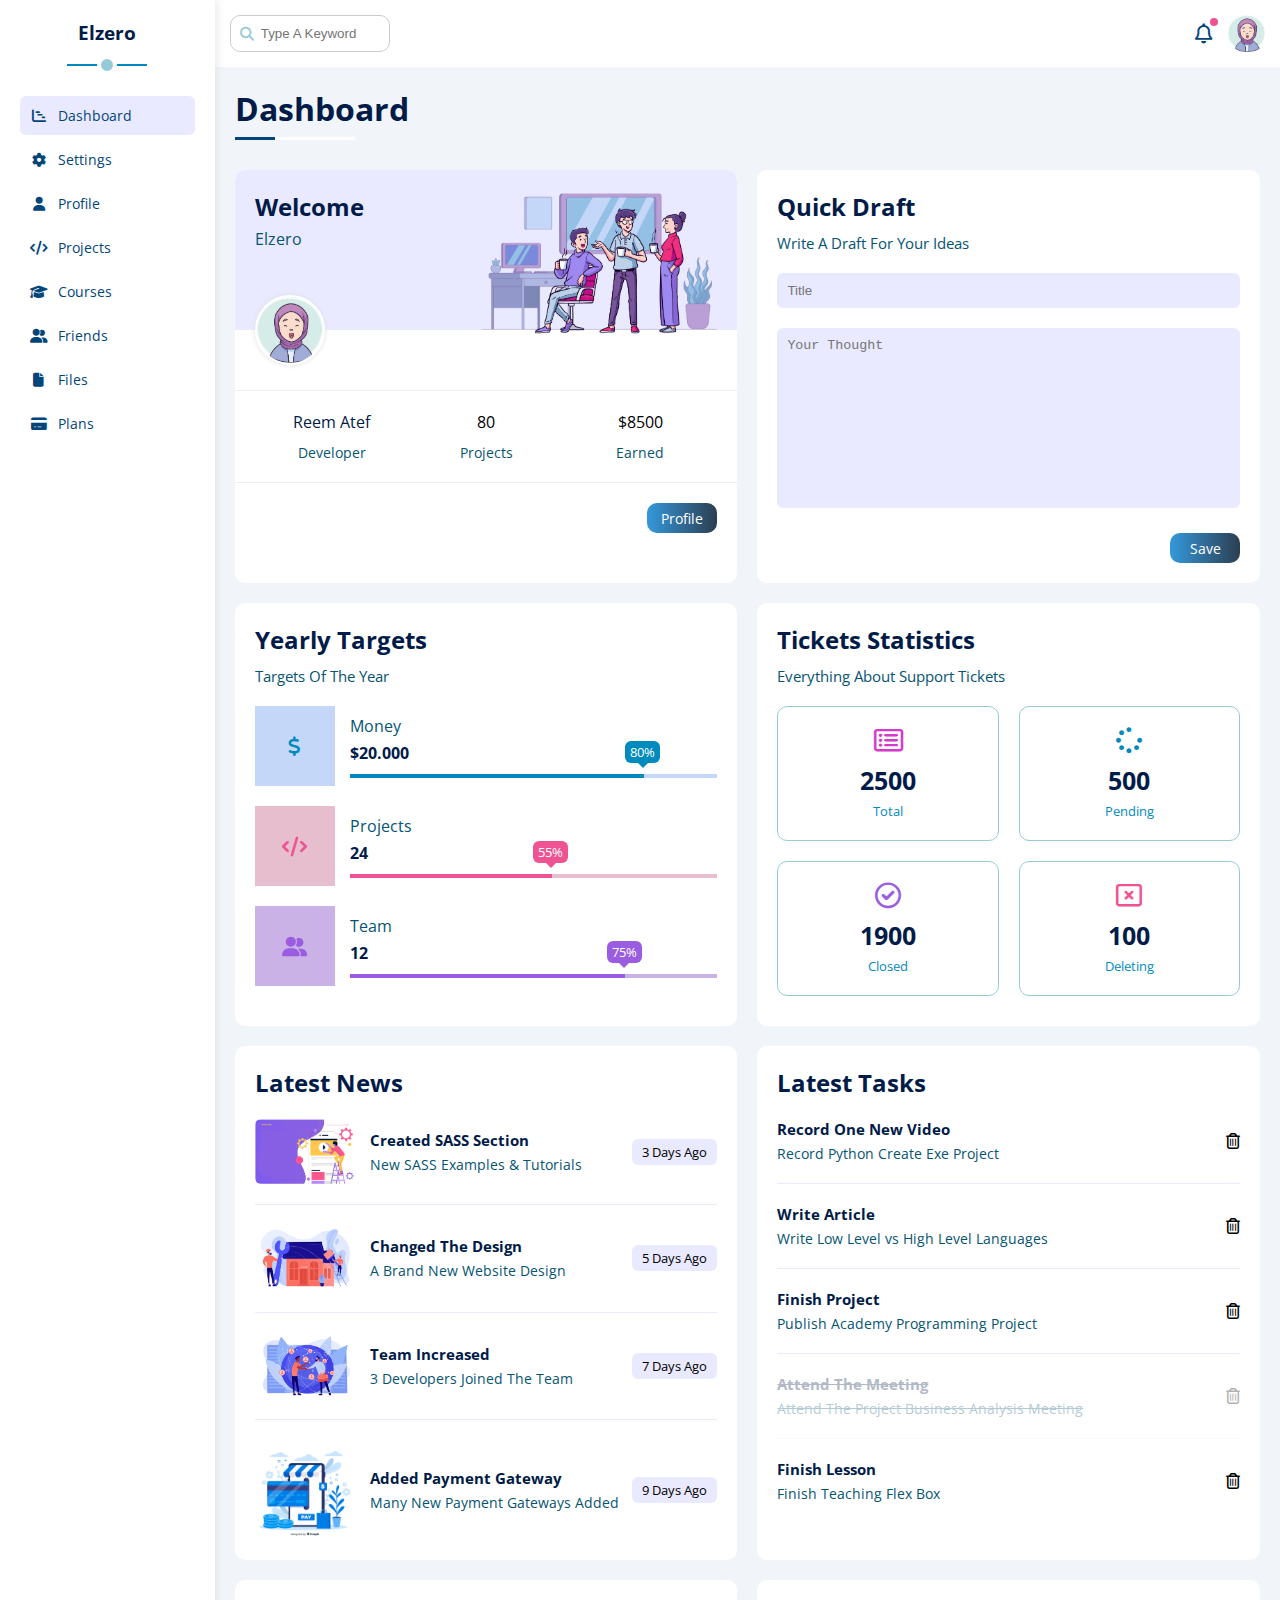
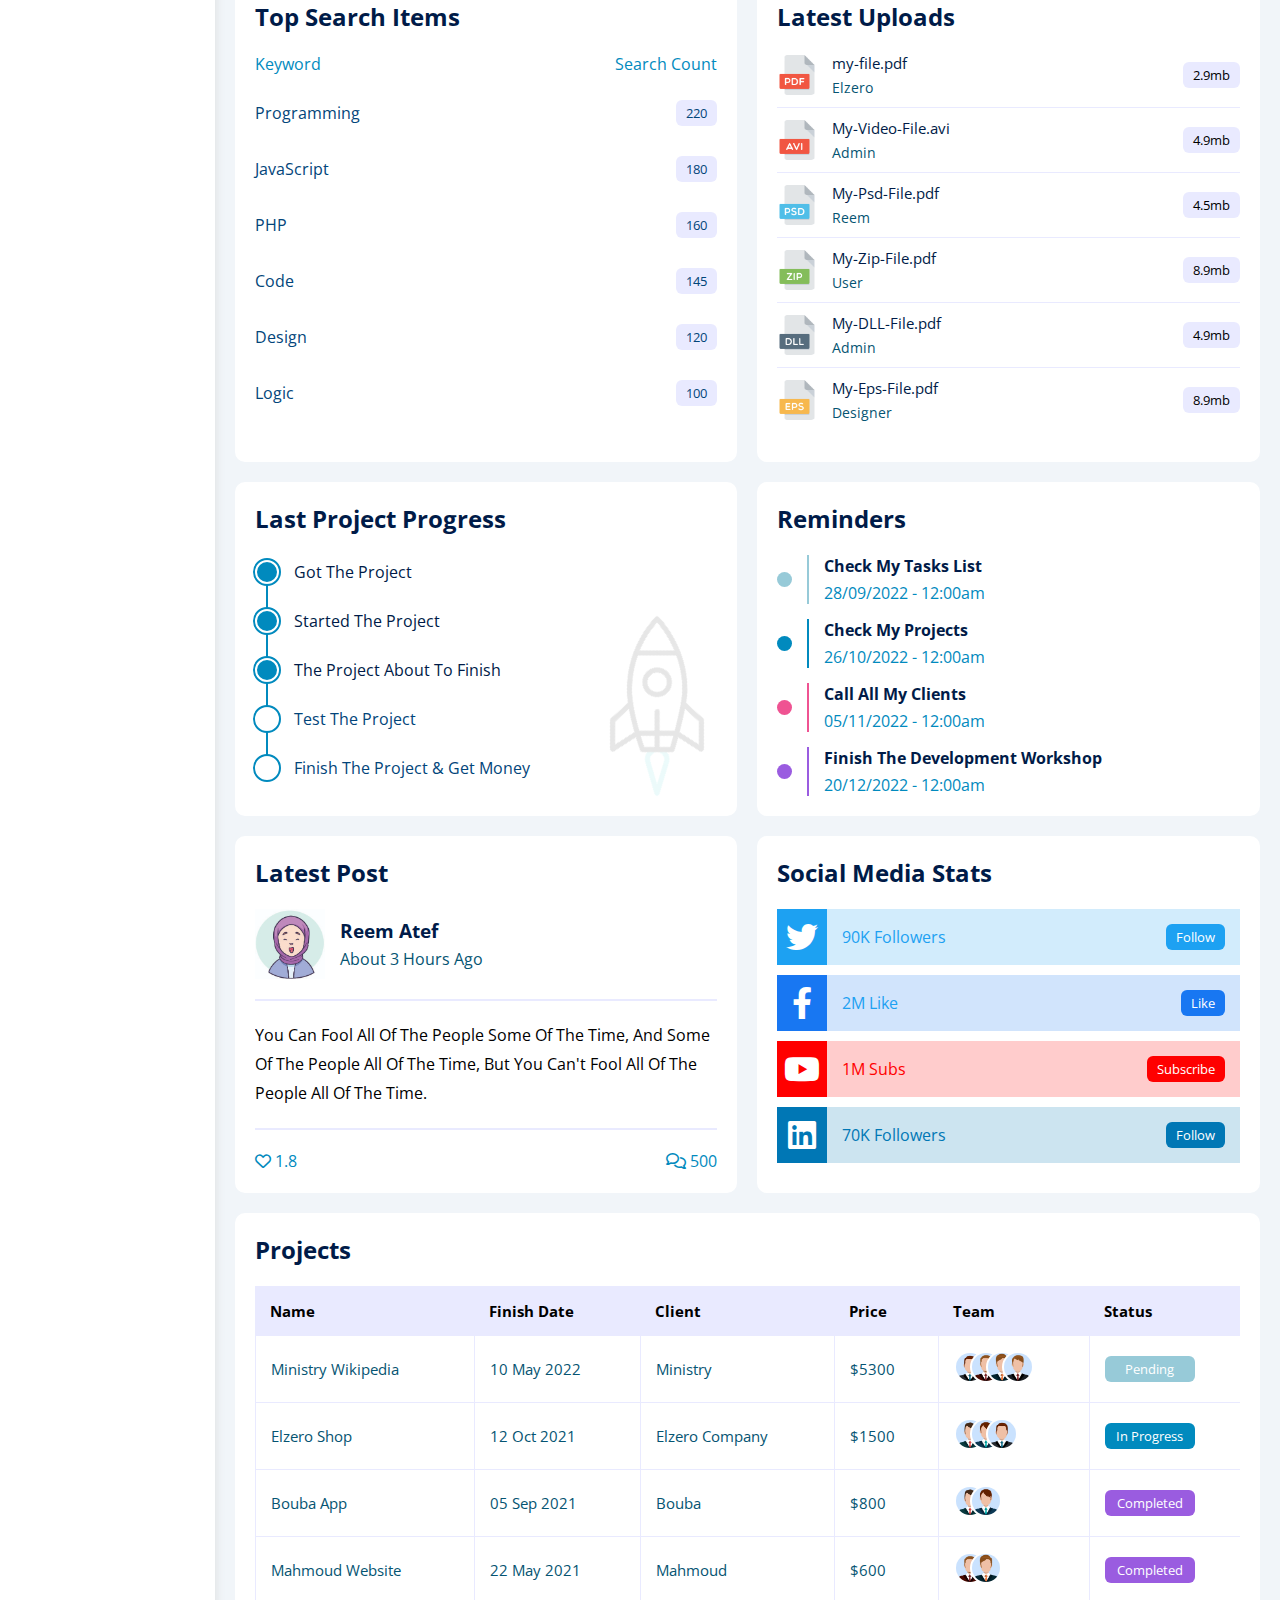
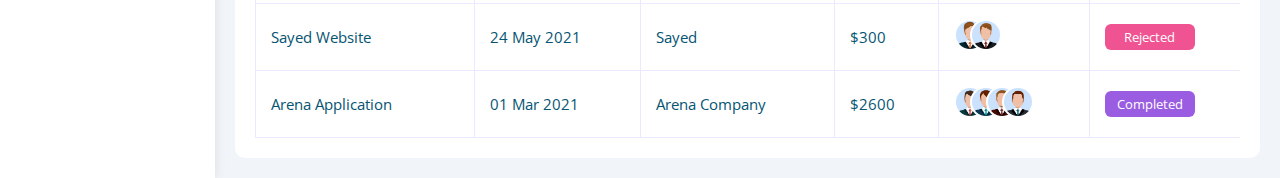
<file: index.html>
<!DOCTYPE html>
<html lang="en">
  <head>
    <meta charset="UTF-8" />
    <meta http-equiv="X-UA-Compatible" content="IE=edge" />
    <meta name="viewport" content="width=device-width, initial-scale=1.0" />
    <title>Dashboard</title>
    <link rel="stylesheet" href="css/all.min.css" />
    <link rel="stylesheet" href="css/framework.css" />
    <link rel="stylesheet" href="css/main.css" />
    <link rel="preconnect" href="https://fonts.googleapis.com" />
    <link rel="preconnect" href="https://fonts.gstatic.com" crossorigin />
    <link
      href="https://fonts.googleapis.com/css2?family=Open+Sans:wght@300;500&display=swap"
      rel="stylesheet"
    />
  </head>
  <body>
    <div class="page d-flex">
      <!-- Satrt Sidebar -->
      <aside class="p-relative p-20 bg-white">
        <h3 class="p-relative txt-c c-fifth">Elzero</h3>
        <ul>
          <li>
            <a
              class="active c-black d-flex align-center fs-14 p-10 rad-6"
              href="index.html"
            >
              <i class="fa-solid fa-chart-gantt fa-fw"></i>
              <span>Dashboard</span>
            </a>
          </li>
          <li>
            <a
              class="c-black d-flex align-center fs-14 p-10 rad-6"
              href="settings.html"
            >
              <i class="fa-solid fa-gear fa-fw"></i>
              <span>Settings</span>
            </a>
          </li>
          <li>
            <a
              class="c-black d-flex align-center fs-14 p-10 rad-6"
              href="profile.html"
            >
              <i class="fa-solid fa-user fa-fw"></i>
              <span>Profile</span>
            </a>
          </li>
          <li>
            <a
              class="c-black d-flex align-center fs-14 p-10 rad-6"
              href="projects.html"
            >
              <i class="fa-solid fa-code fa-fw"></i>
              <span>Projects</span>
            </a>
          </li>
          <li>
            <a
              class="c-black d-flex align-center fs-14 p-10 rad-6"
              href="courses.html"
            >
              <i class="fa-solid fa-graduation-cap fa-fw"></i>
              <span>Courses</span>
            </a>
          </li>
          <li>
            <a
              class="c-black d-flex align-center fs-14 p-10 rad-6"
              href="friends.html"
            >
              <i class="fa-solid fa-user-group fa-fw"></i>
              <span>Friends</span>
            </a>
          </li>
          <li>
            <a
              class="c-black d-flex align-center fs-14 p-10 rad-6"
              href="files.html"
            >
              <i class="fa-solid fa-file fa-fw"></i>
              <span>Files</span>
            </a>
          </li>
          <li>
            <a
              class="c-black d-flex align-center fs-14 p-10 rad-6"
              href="plans.html"
            >
              <i class="fa-solid fa-credit-card fa-fw"></i>
              <span>Plans</span>
            </a>
          </li>
        </ul>
      </aside>
      <!-- End Sidebar -->
      <div class="content w-full">
        <!-- Start Head -->
        <div class="head d-flex bg-white between-flex p-15">
          <div class="search p-relative \">
            <input
              class="p-10"
              type="search"
              name="search"
              placeholder="Type A Keyword"
            />
          </div>
          <div class="icons d-flex align-center">
            <span class="notification p-relative">
              <i class="fa-regular fa-bell fa-lg c-forth"></i>
            </span>
            <img src="images/Avatar.jpg" alt="Avatar" />
          </div>
        </div>
        <!-- End Head -->
        <h1 class="p-relative c-fifth">Dashboard</h1>
        <!-- Satrt Wrapper -->
        <div class="wrapper d-grid gap-20">
          <!-- Start Welcome Widget -->
          <div class="welcome bg-white rad-10 txt-c-550">
            <div class="intro p-20 d-flex space-between bg-widget">
              <div>
                <h2 class="c-fifth">Welcome</h2>
                <p class="c-text mt-5">Elzero</p>
              </div>
              <img class="" src="images/intro.png" alt="intro image" />
            </div>
            <img class="avatar" src="images/Avatar.jpg" alt="" />
            <div class="info d-flex p-20 mt-20 mb-20 txt-c block-mobile">
              <div class="c-fifth">
                Reem Atef
                <span class="d-block c-text fs-14 mt-10">Developer</span>
              </div>
              <div>
                80
                <span class="d-block c-text fs-14 mt-10">Projects</span>
              </div>
              <div>
                $8500
                <span class="d-block c-text fs-14 mt-10">Earned</span>
              </div>
            </div>
            <a href="profile.html" class="visit btn">Profile</a>
          </div>
          <!-- End Welcome Widget -->
          <!-- Start Draft Widget -->
          <div class="draft p-20 bg-white rad-10">
            <h2 class="mb-10 c-fifth">Quick Draft</h2>
            <p class="c-text mb-20 fs-15">Write A Draft For Your Ideas</p>
            <form>
              <input
                class="title p-10 d-block w-full mb-20 rad-6 b-none bg-widget"
                type="text"
                name="title"
                placeholder="Title"
              />
              <textarea
                class="info bg-widget w-full mb-20 rad-6 p-10 b-none"
                name="info"
                placeholder="Your Thought"
              ></textarea>
              <a href="#" class="save btn">Save</a>
            </form>
          </div>
          <!-- End Draft Widget -->
          <!-- Start Targets -->
          <div class="targets p-20 bg-white rad-10">
            <h2 class="mb-10 c-fifth">Yearly Targets</h2>
            <p class="c-text mb-20 fs-15">Targets Of The Year</p>
            <div class="target center-flex mb-20">
              <div class="icon center-flex">
                <i class="fa-solid fa-dollar-sign fa-lg c-third"></i>
              </div>
              <div class="info">
                <span>Money</span>
                <span class="d-block mt-5 mb-10 fw-bold c-fifth">$20.000</span>
                <div class="progress p-relative">
                  <span class="bg-third p-absolute" style="width: 80%">
                    <span class="bg-third">80%</span>
                  </span>
                </div>
              </div>
            </div>
            <div class="target two center-flex mb-20">
              <div class="icon center-flex">
                <i class="fa-solid fa-code fa-lg"></i>
              </div>
              <div class="info">
                <span>Projects</span>
                <span class="d-block mt-5 mb-10 fw-bold c-fifth">24</span>
                <div class="progress p-relative">
                  <span class="p-absolute" style="width: 55%">
                    <span>55%</span>
                  </span>
                </div>
              </div>
            </div>
            <div class="target three center-flex mb-20">
              <div class="icon center-flex">
                <i class="fa-solid fa-user-group fa-fw fa-lg"></i>
              </div>
              <div class="info">
                <span>Team</span>
                <span class="d-block mt-5 mb-10 fw-bold c-fifth">12</span>
                <div class="progress p-relative">
                  <span class="p-absolute" style="width: 75%">
                    <span>75%</span>
                  </span>
                </div>
              </div>
            </div>
          </div>
          <!-- End Targets -->
          <!-- Start Stats -->
          <div class="stats p-20 bg-white rad-10">
            <h2 class="mb-10 c-fifth">Tickets Statistics</h2>
            <p class="c-text mb-20 fs-15">Everything About Support Tickets</p>
            <div class="d-flex gap-20 f-wrap txt-c">
              <div class="box p-20 fs-13 c-third rad-10">
                <i class="fa-regular fa-rectangle-list fa-2x mb-10"></i>
                <span class="d-block mb-5 fw-bold fs-25 c-fifth">2500</span>
                Total
              </div>
              <div class="box p-20 fs-13 c-third rad-10">
                <i class="fa-solid fa-spinner fa-2x mb-10 c-third"></i>
                <span class="d-block mb-5 fw-bold fs-25 c-fifth">500</span>
                Pending
              </div>
              <div class="box p-20 fs-13 c-third rad-10">
                <i class="fa-regular fa-circle-check fa-2x mb-10 c-purple2"></i>
                <span class="d-block mb-5 fw-bold fs-25 c-fifth">1900</span>
                Closed
              </div>
              <div class="box p-20 fs-13 c-third rad-10">
                <i
                  class="fa-regular fa-rectangle-xmark fa-2x mb-10 c-pink2"
                ></i>
                <span class="d-block mb-5 fw-bold fs-25 c-fifth">100</span>
                Deleting
              </div>
            </div>
          </div>
          <!-- End Stats -->
          <!-- Start News -->
          <div class="news p-20 bg-white rad-10">
            <h2 class="mb-20 c-fifth">Latest News</h2>
            <div class="box d-flex align-center">
              <img
                class="w-100 rad-6 mr-15"
                src="images/news1.png"
                alt="image"
              />
              <div class="info">
                <h3 class="fs-15 mb-5 c-fifth">Created SASS Section</h3>
                <p class="fs-14 c-text">New SASS Examples & Tutorials</p>
              </div>
              <div class="label btn-shape bg-widget fs-13">3 Days Ago</div>
            </div>
            <div class="box d-flex align-center">
              <img
                class="w-100 rad-6 mr-15"
                src="images/news2.jpg"
                alt="image"
              />
              <div class="info">
                <h3 class="fs-15 mb-5 c-fifth">Changed The Design</h3>
                <p class="fs-14 c-text">A Brand New Website Design</p>
              </div>
              <div class="label btn-shape bg-widget fs-13">5 Days Ago</div>
            </div>
            <div class="box d-flex align-center">
              <img
                class="w-100 rad-6 mr-15"
                src="images/news3.jpg"
                alt="image"
              />
              <div class="info">
                <h3 class="fs-15 mb-5 c-fifth">Team Increased</h3>
                <p class="fs-14 c-text">3 Developers Joined The Team</p>
              </div>
              <div class="label btn-shape bg-widget fs-13">7 Days Ago</div>
            </div>
            <div class="box d-flex align-center">
              <img
                class="w-100 rad-6 mr-15"
                src="images/news4.jpg"
                alt="image"
              />
              <div class="info">
                <h3 class="fs-15 mb-5 c-fifth">Added Payment Gateway</h3>
                <p class="fs-14 c-text">Many New Payment Gateways Added</p>
              </div>
              <div class="label btn-shape bg-widget fs-13">9 Days Ago</div>
            </div>
          </div>
          <!-- End News -->
          <!-- Start Tasks -->
          <div class="tasks p-20 bg-white rad-10">
            <h2 class="mb-20 c-fifth">Latest Tasks</h2>
            <div class="task d-flex between-flex">
              <div class="info">
                <h3 class="fs-15 mb-5 c-fifth">Record One New Video</h3>
                <p class="fs-14 c-text">Record Python Create Exe Project</p>
              </div>
              <i class="fa-regular fa-trash-can delete"></i>
            </div>
            <div class="task d-flex between-flex">
              <div class="info">
                <h3 class="fs-15 mb-5 c-fifth">Write Article</h3>
                <p class="fs-14 c-text">
                  Write Low Level vs High Level Languages
                </p>
              </div>
              <i class="fa-regular fa-trash-can delete"></i>
            </div>
            <div class="task d-flex between-flex">
              <div class="info">
                <h3 class="fs-15 mb-5 c-fifth">Finish Project</h3>
                <p class="fs-14 c-text">Publish Academy Programming Project</p>
              </div>
              <i class="fa-regular fa-trash-can delete"></i>
            </div>
            <div class="task done d-flex between-flex">
              <div class="info">
                <h3 class="fs-15 mb-5 c-fifth">Attend The Meeting</h3>
                <p class="fs-14 c-text">
                  Attend The Project Business Analysis Meeting
                </p>
              </div>
              <i class="fa-regular fa-trash-can delete"></i>
            </div>
            <div class="task d-flex between-flex">
              <div class="info">
                <h3 class="fs-15 mb-5 c-fifth">Finish Lesson</h3>
                <p class="fs-14 c-text">Finish Teaching Flex Box</p>
              </div>
              <i class="fa-regular fa-trash-can delete"></i>
            </div>
          </div>
          <!-- End Tasks -->
          <!-- Start Search -->
          <div class="search p-20 bg-white rad-10">
            <h2 class="mb-20 c-fifth">Top Search Items</h2>
            <div class="item-head c-third d-flex between-flex mb-10">
              <span>Keyword</span>
              <span>Search Count</span>
            </div>
            <div class="item c-forth d-flex between-flex pb-15 pt-15">
              <span>Programming</span>
              <span class="btn-shape bg-widget fs-13">220</span>
            </div>
            <div class="item c-forth d-flex between-flex pb-15 pt-15">
              <span>JavaScript</span>
              <span class="btn-shape bg-widget fs-13">180</span>
            </div>
            <div class="item c-forth d-flex between-flex pb-15 pt-15">
              <span>PHP</span>
              <span class="btn-shape bg-widget fs-13">160</span>
            </div>
            <div class="item c-forth d-flex between-flex pb-15 pt-15">
              <span>Code</span>
              <span class="btn-shape bg-widget fs-13">145</span>
            </div>
            <div class="item c-forth d-flex between-flex pb-15 pt-15">
              <span>Design</span>
              <span class="btn-shape bg-widget fs-13">120</span>
            </div>
            <div class="item c-forth d-flex between-flex pb-15 pt-15">
              <span>Logic</span>
              <span class="btn-shape bg-widget fs-13">100</span>
            </div>
          </div>
          <!-- End Search -->
          <!-- Satrt Uploads -->
          <div class="latest-uploads p-20 bg-white rad-10">
            <h2 class="mb-20 c-fifth">Latest Uploads</h2>
            <div class="file d-flex align-center mb-10 pb-10">
              <img
                class="w-40 rad-6 mr-15"
                src="images/pdf.png"
                alt="PDF Logo"
              />
              <div class="info">
                <h3 class="fs-15 mb-5 c-fifth">my-file.pdf</h3>
                <p class="fs-14 c-text">Elzero</p>
              </div>
              <span class="btn-shape bg-widget fs-13">2.9mb</span>
            </div>
            <div class="file d-flex align-center mb-10 pb-10">
              <img
                class="w-40 rad-6 mr-15"
                src="images/avi.png"
                alt="AVI Logo"
              />
              <div class="info">
                <h3 class="fs-15 mb-5 c-fifth">My-Video-File.avi</h3>
                <p class="fs-14 c-text">Admin</p>
              </div>
              <span class="btn-shape bg-widget fs-13">4.9mb</span>
            </div>
            <div class="file d-flex align-center mb-10 pb-10">
              <img
                class="w-40 rad-6 mr-15"
                src="images/psd.png"
                alt="PSD Logo"
              />
              <div class="info">
                <h3 class="fs-15 mb-5 c-fifth">My-Psd-File.pdf</h3>
                <p class="fs-14 c-text">Reem</p>
              </div>
              <span class="btn-shape bg-widget fs-13">4.5mb</span>
            </div>
            <div class="file d-flex align-center mb-10 pb-10">
              <img
                class="w-40 rad-6 mr-15"
                src="images/zip.png"
                alt="ZIP Logo"
              />
              <div class="info">
                <h3 class="fs-15 mb-5 c-fifth">My-Zip-File.pdf</h3>
                <p class="fs-14 c-text">User</p>
              </div>
              <span class="btn-shape bg-widget fs-13">8.9mb</span>
            </div>
            <div class="file d-flex align-center mb-10 pb-10">
              <img
                class="w-40 rad-6 mr-15"
                src="images/dll.png"
                alt="DLL Logo"
              />
              <div class="info">
                <h3 class="fs-15 mb-5 c-fifth">My-DLL-File.pdf</h3>
                <p class="fs-14 c-text">Admin</p>
              </div>
              <span class="btn-shape bg-widget fs-13">4.9mb</span>
            </div>
            <div class="file d-flex align-center mb-10 pb-10">
              <img
                class="w-40 rad-6 mr-15"
                src="images/eps.png"
                alt="EPS Logo"
              />
              <div class="info">
                <h3 class="fs-15 mb-5 c-fifth">My-Eps-File.pdf</h3>
                <p class="fs-14 c-text">Designer</p>
              </div>
              <span class="btn-shape bg-widget fs-13">8.9mb</span>
            </div>
          </div>
          <!-- End Uploads -->
          <!-- Start Project Progress -->
          <div class="project-progress p-20 bg-white rad-10 p-relative">
            <h2 class="mb-20 c-fifth">Last Project Progress</h2>
            <ul class="p-relative">
              <li class="c-fifth done d-flex align-center mt-25">
                Got The Project
              </li>
              <li class="c-fifth done d-flex align-center mt-25">
                Started The Project
              </li>
              <li class="c-fifth done d-flex align-center mt-25">
                The Project About To Finish
              </li>
              <li class="c-forth current d-flex align-center mt-25">
                Test The Project
              </li>
              <li class="c-forth d-flex align-center mt-25">
                Finish The Project & Get Money
              </li>
            </ul>
            <video autoplay muted loop>
              <source src="videos/rocket.mp4" type="video/mp4" />
            </video>
          </div>
          <!-- End Project Progress -->
          <!-- Start Reminders -->
          <div class="reminders p-20 bg-white rad-10">
            <h2 class="mb-20 c-fifth">Reminders</h2>
            <ul>
              <li class="d-flex align-center mt-15">
                <span class="d-block mr-15 bg-second"></span>
                <div class="pl-15 second-blue">
                  <p class="c-fifth fw-bold mb-5">Check My Tasks List</p>
                  <span class="c-third">28/09/2022 - 12:00am</span>
                </div>
              </li>
              <li class="d-flex align-center mt-15">
                <span class="d-block mr-15 bg-third"></span>
                <div class="pl-15 third-blue">
                  <p class="c-fifth fw-bold mb-5">Check My Projects</p>
                  <span class="c-third">26/10/2022 - 12:00am</span>
                </div>
              </li>
              <li class="d-flex align-center mt-15">
                <span class="d-block mr-15 bg-pink2"></span>
                <div class="pl-15 pink2">
                  <p class="c-fifth fw-bold mb-5">Call All My Clients</p>
                  <span class="c-third">05/11/2022 - 12:00am</span>
                </div>
              </li>
              <li class="d-flex align-center mt-15">
                <span class="d-block mr-15 bg-purple2"></span>
                <div class="pl-15 purple2">
                  <p class="c-fifth fw-bold mb-5">
                    Finish The Development Workshop
                  </p>
                  <span class="c-third">20/12/2022 - 12:00am</span>
                </div>
              </li>
            </ul>
          </div>
          <!-- End Reminders -->
          <!-- Start Latest Post -->
          <div class="latest-post p-20 bg-white rad-10">
            <h2 class="mb-20 c-fifth">Latest Post</h2>
            <div class="top d-flex align-center">
              <img
                class="w-70 h-70 mr-15"
                src="images/Avatar.jpg"
                alt="Avatar"
              />
              <div class="info">
                <h3 class="c-fifth mb-5">Reem Atef</h3>
                <p class="c-text">About 3 Hours Ago</p>
              </div>
            </div>
            <div class="content mt-20 mb-20 pt-20 pb-20">
              You Can Fool All Of The People Some Of The Time, And Some Of The
              People All Of The Time, But You Can't Fool All Of The People All
              Of The Time.
            </div>
            <div class="stats d-flex between-flex c-third">
              <div>
                <i class="fa-regular fa-heart"></i>
                <span>1.8</span>
              </div>
              <div>
                <i class="fa-regular fa-comments"></i>
                <span>500</span>
              </div>
            </div>
          </div>
          <!-- End Latest Post -->
          <!-- Start Social -->
          <div class="social-media p-20 bg-white rad-10">
            <h2 class="mb-20 c-fifth">Social Media Stats</h2>
            <div class="box twitter p-relative mb-10 p-15 between-flex">
              <i
                class="fa-brands fa-twitter fa-2x c-white h-full center-flex"
              ></i>
              <span>90K Followers</span>
              <a class="fs-13 c-white btn-shape" href="#">Follow</a>
            </div>
            <div class="box facebook p-relative mb-10 p-15 between-flex">
              <i
                class="fa-brands fa-facebook-f fa-2x c-white h-full center-flex"
              ></i>
              <span>2M Like</span>
              <a class="fs-13 c-white btn-shape" href="#">Like</a>
            </div>
            <div class="box youtube p-relative mb-10 p-15 between-flex">
              <i
                class="fa-brands fa-youtube fa-2x c-white h-full center-flex"
              ></i>
              <span>1M Subs</span>
              <a class="fs-13 c-white btn-shape" href="#">Subscribe</a>
            </div>
            <div class="box linkedin p-relative mb-10 p-15 between-flex">
              <i
                class="fa-brands fa-linkedin fa-2x c-white h-full center-flex"
              ></i>
              <span>70K Followers</span>
              <a class="fs-13 c-white btn-shape" href="#">Follow</a>
            </div>
          </div>
          <!-- End Social -->
        </div>
        <!-- End Wrapper -->
        <!-- Start Projects -->
        <div class="projects p-20 m-20 bg-white rad-10">
          <h2 class="mb-20 c-fifth">Projects</h2>
          <div class="responsive-table">
            <table class="fs-15 w-full">
              <thead>
                <tr>
                  <td>Name</td>
                  <td>Finish Date</td>
                  <td>Client</td>
                  <td>Price</td>
                  <td>Team</td>
                  <td>Status</td>
                </tr>
              </thead>
              <tbody class="c-text">
                <tr>
                  <td>Ministry Wikipedia</td>
                  <td>10 May 2022</td>
                  <td>Ministry</td>
                  <td>$5300</td>
                  <td>
                    <img src="images/team-7.jpg" alt="" />
                    <img src="images/team-1.jpg" alt="" />
                    <img src="images/team-2.jpg" alt="" />
                    <img src="images/team-3.jpg" alt="" />
                  </td>
                  <td>
                    <span class="btn-shape bg-second c-white fs-13"
                      >Pending</span
                    >
                  </td>
                </tr>
                <tr>
                  <td>Elzero Shop</td>
                  <td>12 Oct 2021</td>
                  <td>Elzero Company</td>
                  <td>$1500</td>
                  <td>
                    <img src="images/team-5.jpg" alt="" />
                    <img src="images/team-6.jpg" alt="" />
                    <img src="images/team-7.jpg" alt="" />
                  </td>
                  <td>
                    <span class="btn-shape bg-third c-white fs-13"
                      >In Progress</span
                    >
                  </td>
                </tr>
                <tr>
                  <td>Bouba App</td>
                  <td>05 Sep 2021</td>
                  <td>Bouba</td>
                  <td>$800</td>
                  <td>
                    <img src="images/team-5.jpg" alt="" />
                    <img src="images/team-6.jpg" alt="" />
                  </td>
                  <td>
                    <span class="btn-shape bg-purple2 c-white fs-13"
                      >Completed</span
                    >
                  </td>
                </tr>
                <tr>
                  <td>Mahmoud Website</td>
                  <td>22 May 2021</td>
                  <td>Mahmoud</td>
                  <td>$600</td>
                  <td>
                    <img src="images/team-1.jpg" alt="" />
                    <img src="images/team-2.jpg" alt="" />
                  </td>
                  <td>
                    <span class="btn-shape bg-purple2 c-white fs-13"
                      >Completed</span
                    >
                  </td>
                </tr>
                <tr>
                  <td>Sayed Website</td>
                  <td>24 May 2021</td>
                  <td>Sayed</td>
                  <td>$300</td>
                  <td>
                    <img src="images/team-2.jpg" alt="" />
                    <img src="images/team-3.jpg" alt="" />
                  </td>
                  <td>
                    <span class="btn-shape bg-pink2 c-white fs-13"
                      >Rejected</span
                    >
                  </td>
                </tr>
                <tr>
                  <td>Arena Application</td>
                  <td>01 Mar 2021</td>
                  <td>Arena Company</td>
                  <td>$2600</td>
                  <td>
                    <img src="images/team-5.jpg" alt="" />
                    <img src="images/team-6.jpg" alt="" />
                    <img src="images/team-1.jpg" alt="" />
                    <img src="images/team-7.jpg" alt="" />
                  </td>
                  <td>
                    <span class="btn-shape bg-purple2 c-white fs-13"
                      >Completed</span
                    >
                  </td>
                </tr>
              </tbody>
            </table>
          </div>
        </div>
        <!-- End Projects -->
      </div>
    </div>
  </body>
</html>
</file>
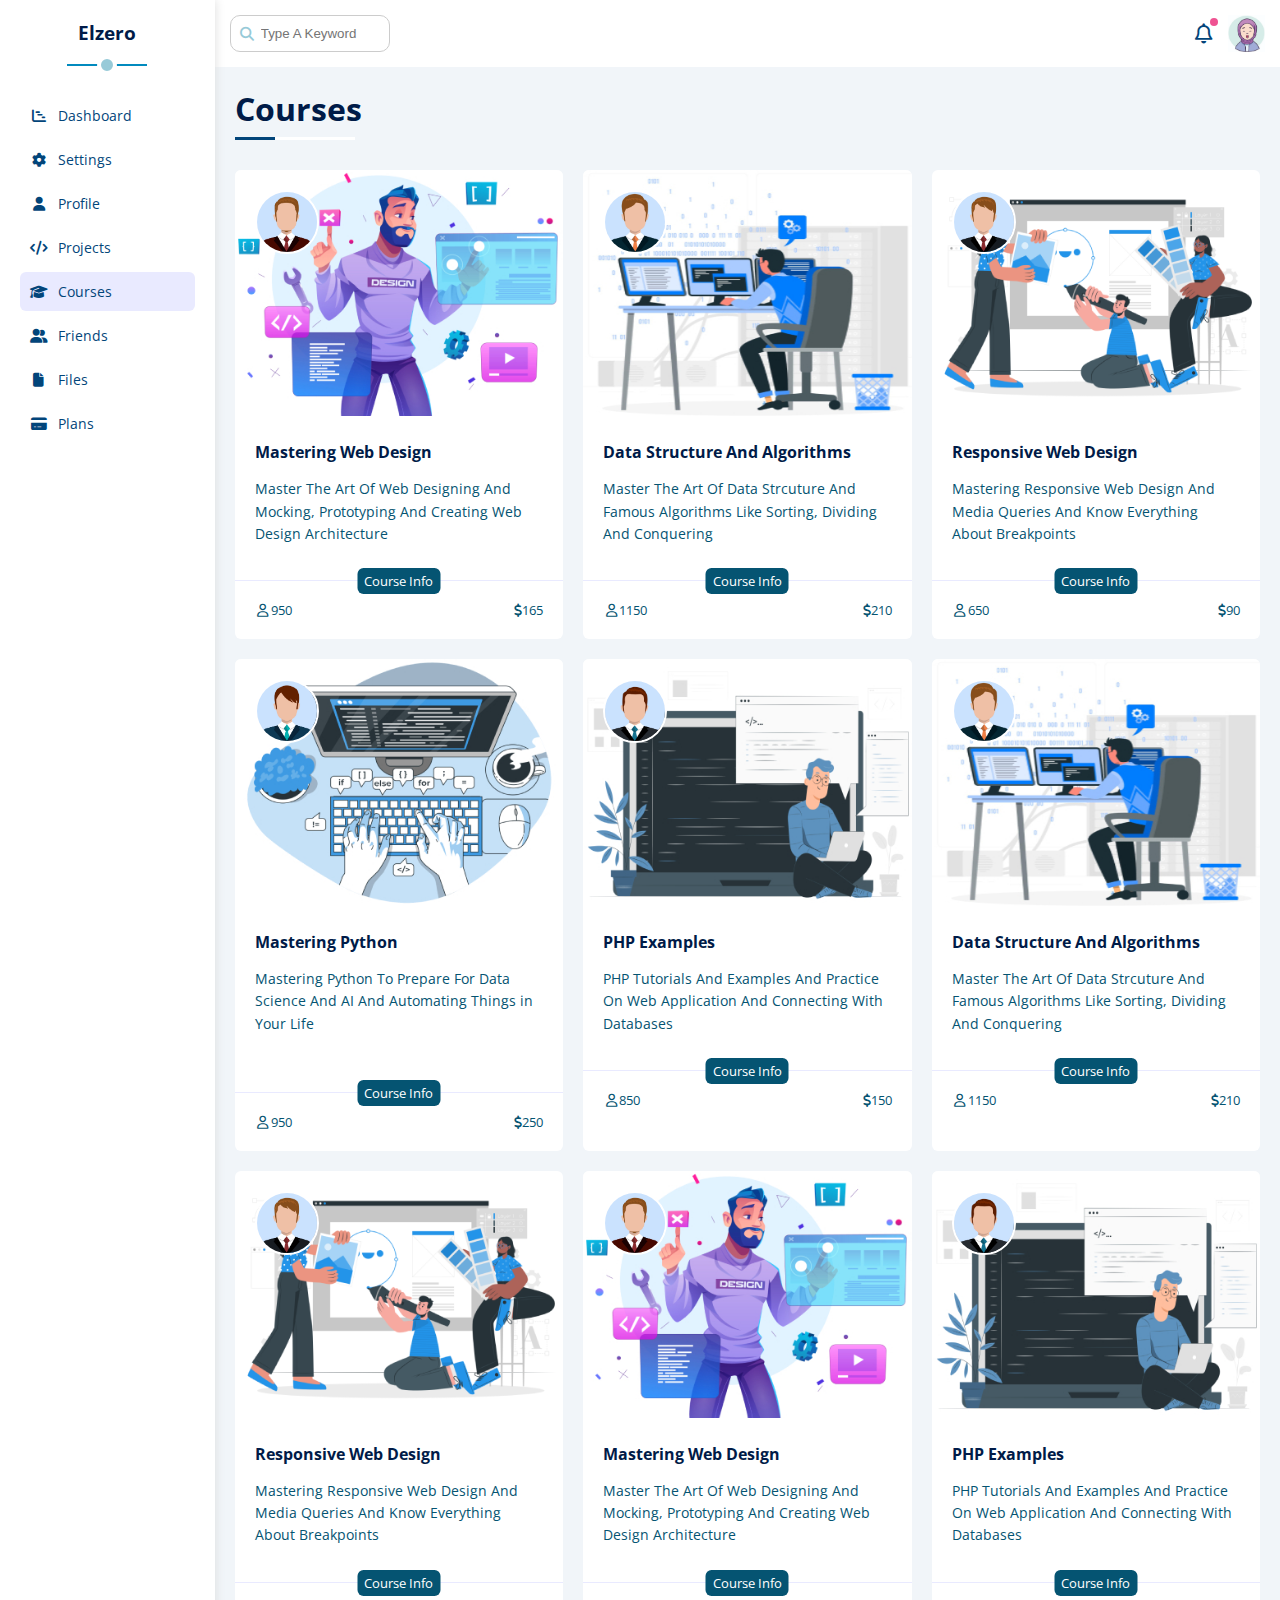
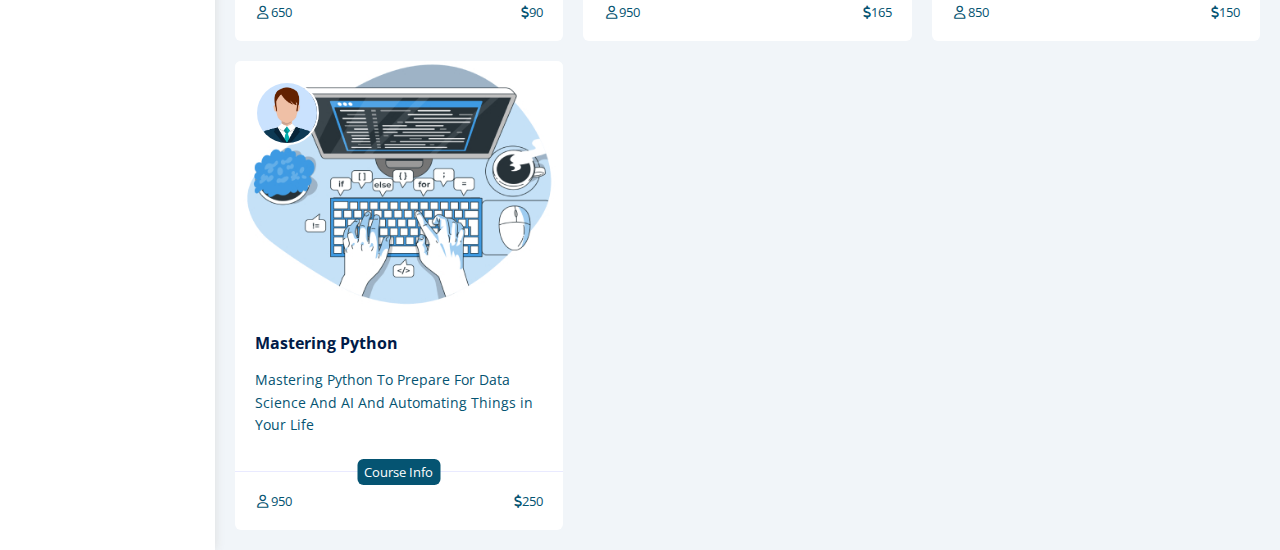
<file: courses.html>
<!DOCTYPE html>
<html lang="en">
  <head>
    <meta charset="UTF-8" />
    <meta http-equiv="X-UA-Compatible" content="IE=edge" />
    <meta name="viewport" content="width=device-width, initial-scale=1.0" />
    <title>Courses</title>
    <link rel="stylesheet" href="css/all.min.css" />
    <link rel="stylesheet" href="css/framework.css" />
    <link rel="stylesheet" href="css/main.css" />
    <link rel="preconnect" href="https://fonts.googleapis.com" />
    <link rel="preconnect" href="https://fonts.gstatic.com" crossorigin />
    <link
      href="https://fonts.googleapis.com/css2?family=Open+Sans:wght@300;500&display=swap"
      rel="stylesheet"
    />
  </head>
  <body>
    <div class="page d-flex">
      <!-- Satrt Sidebar -->
      <aside class="p-relative p-20 bg-white">
        <h3 class="p-relative txt-c c-fifth">Elzero</h3>
        <ul>
          <li>
            <a
              class="c-black d-flex align-center fs-14 p-10 rad-6"
              href="index.html"
            >
              <i class="fa-solid fa-chart-gantt fa-fw"></i>
              <span>Dashboard</span>
            </a>
          </li>
          <li>
            <a
              class="c-black d-flex align-center fs-14 p-10 rad-6"
              href="settings.html"
            >
              <i class="fa-solid fa-gear fa-fw"></i>
              <span>Settings</span>
            </a>
          </li>
          <li>
            <a
              class="c-black d-flex align-center fs-14 p-10 rad-6"
              href="profile.html"
            >
              <i class="fa-solid fa-user fa-fw"></i>
              <span>Profile</span>
            </a>
          </li>
          <li>
            <a
              class="c-black d-flex align-center fs-14 p-10 rad-6"
              href="projects.html"
            >
              <i class="fa-solid fa-code fa-fw"></i>
              <span>Projects</span>
            </a>
          </li>
          <li>
            <a
              class="active c-black d-flex align-center fs-14 p-10 rad-6"
              href="courses.html"
            >
              <i class="fa-solid fa-graduation-cap fa-fw"></i>
              <span>Courses</span>
            </a>
          </li>
          <li>
            <a
              class="c-black d-flex align-center fs-14 p-10 rad-6"
              href="friends.html"
            >
              <i class="fa-solid fa-user-group fa-fw"></i>
              <span>Friends</span>
            </a>
          </li>
          <li>
            <a
              class="c-black d-flex align-center fs-14 p-10 rad-6"
              href="files.html"
            >
              <i class="fa-solid fa-file fa-fw"></i>
              <span>Files</span>
            </a>
          </li>
          <li>
            <a
              class="c-black d-flex align-center fs-14 p-10 rad-6"
              href="plans.html"
            >
              <i class="fa-solid fa-credit-card fa-fw"></i>
              <span>Plans</span>
            </a>
          </li>
        </ul>
      </aside>
      <!-- End Sidebar -->
      <div class="content w-full">
        <!-- Start Head -->
        <div class="head d-flex bg-white between-flex p-15">
          <div class="search p-relative \">
            <input
              class="p-10"
              type="search"
              name="search"
              placeholder="Type A Keyword"
            />
          </div>
          <div class="icons d-flex align-center">
            <span class="notification p-relative">
              <i class="fa-regular fa-bell fa-lg c-forth"></i>
            </span>
            <img src="images/Avatar.jpg" alt="Avatar" />
          </div>
        </div>
        <!-- End Head -->
        <h1 class="p-relative c-fifth">Courses</h1>
        <div class="courses-page m-20 d-grid gap-20">
          <div class="course bg-white rad-6 p-relative">
            <img class="cover" src="images/course-01.jpg" alt="" />
            <img class="instructor" src="images/team-1.jpg" alt="" />
            <div class="p-20">
              <h4 class="c-fifth">Mastering Web Design</h4>
              <p class="description c-text mt-15 mb-15 fs-14">
                Master The Art Of Web Designing And Mocking, Prototyping And
                Creating Web Design Architecture
              </p>
            </div>
            <div class="info p-20 fs-13 p-relative between-flex">
              <span class="title">Course Info</span>
              <span><i class="fa-regular fa-user fa-fw"></i>950</span>
              <span><i class="fa-solid fa-dollar-sign"></i>165</span>
            </div>
          </div>
          <div class="course bg-white rad-6 p-relative">
            <img class="cover" src="images/course-02.jpg" alt="" />
            <img class="instructor" src="images/team-2.jpg" alt="" />
            <div class="p-20">
              <h4 class="c-fifth">Data Structure And Algorithms</h4>
              <p class="description c-text mt-15 mb-15 fs-14">
                Master The Art Of Data Strcuture And Famous Algorithms Like
                Sorting, Dividing And Conquering
              </p>
            </div>
            <div class="info p-20 fs-13 p-relative between-flex">
              <span class="title">Course Info</span>
              <span><i class="fa-regular fa-user fa-fw"></i>1150</span>
              <span><i class="fa-solid fa-dollar-sign"></i>210</span>
            </div>
          </div>
          <div class="course bg-white rad-6 p-relative">
            <img class="cover" src="images/course-03.png" alt="" />
            <img class="instructor" src="images/team-3.jpg" alt="" />
            <div class="p-20">
              <h4 class="c-fifth">Responsive Web Design</h4>
              <p class="description c-text mt-15 mb-15 fs-14">
                Mastering Responsive Web Design And Media Queries And Know
                Everything About Breakpoints
              </p>
            </div>
            <div class="info p-20 fs-13 p-relative between-flex">
              <span class="title">Course Info</span>
              <span><i class="fa-regular fa-user fa-fw"></i>650</span>
              <span><i class="fa-solid fa-dollar-sign"></i>90</span>
            </div>
          </div>
          <div class="course bg-white rad-6 p-relative">
            <img class="cover" src="images/course-04.jpg" alt="" />
            <img class="instructor" src="images/team-4.jpg" alt="" />
            <div class="p-20">
              <h4 class="c-fifth">Mastering Python</h4>
              <p class="description c-text mt-15 mb-15 fs-14">
                Mastering Python To Prepare For Data Science And AI And
                Automating Things in Your Life<br /><br />
              </p>
            </div>
            <div class="info p-20 fs-13 p-relative between-flex">
              <span class="title">Course Info</span>
              <span><i class="fa-regular fa-user fa-fw"></i>950</span>
              <span><i class="fa-solid fa-dollar-sign"></i>250</span>
            </div>
          </div>
          <div class="course bg-white rad-6 p-relative">
            <img class="cover" src="images/course-05.jpg" alt="" />
            <img class="instructor" src="images/team-7.jpg" alt="" />
            <div class="p-20">
              <h4 class="c-fifth">PHP Examples</h4>
              <p class="description c-text mt-15 mb-15 fs-14">
                PHP Tutorials And Examples And Practice On Web Application And
                Connecting With Databases
              </p>
            </div>
            <div class="info p-20 fs-13 p-relative between-flex">
              <span class="title">Course Info</span>
              <span><i class="fa-regular fa-user fa-fw"></i>850</span>
              <span><i class="fa-solid fa-dollar-sign"></i>150</span>
            </div>
          </div>
          <div class="course bg-white rad-6 p-relative">
            <img class="cover" src="images/course-02.jpg" alt="" />
            <img class="instructor" src="images/team-2.jpg" alt="" />
            <div class="p-20">
              <h4 class="c-fifth">Data Structure And Algorithms</h4>
              <p class="description c-text mt-15 mb-15 fs-14">
                Master The Art Of Data Strcuture And Famous Algorithms Like
                Sorting, Dividing And Conquering
              </p>
            </div>
            <div class="info p-20 fs-13 p-relative between-flex">
              <span class="title">Course Info</span>
              <span><i class="fa-regular fa-user fa-fw"></i>1150</span>
              <span><i class="fa-solid fa-dollar-sign"></i>210</span>
            </div>
          </div>
          <div class="course bg-white rad-6 p-relative">
            <img class="cover" src="images/course-03.png" alt="" />
            <img class="instructor" src="images/team-3.jpg" alt="" />
            <div class="p-20">
              <h4 class="c-fifth">Responsive Web Design</h4>
              <p class="description c-text mt-15 mb-15 fs-14">
                Mastering Responsive Web Design And Media Queries And Know
                Everything About Breakpoints
              </p>
            </div>
            <div class="info p-20 fs-13 p-relative between-flex">
              <span class="title">Course Info</span>
              <span><i class="fa-regular fa-user fa-fw"></i>650</span>
              <span><i class="fa-solid fa-dollar-sign"></i>90</span>
            </div>
          </div>
          <div class="course bg-white rad-6 p-relative">
            <img class="cover" src="images/course-01.jpg" alt="" />
            <img class="instructor" src="images/team-1.jpg" alt="" />
            <div class="p-20">
              <h4 class="c-fifth">Mastering Web Design</h4>
              <p class="description c-text mt-15 mb-15 fs-14">
                Master The Art Of Web Designing And Mocking, Prototyping And
                Creating Web Design Architecture
              </p>
            </div>
            <div class="info p-20 fs-13 p-relative between-flex">
              <span class="title">Course Info</span>
              <span><i class="fa-regular fa-user fa-fw"></i>950</span>
              <span><i class="fa-solid fa-dollar-sign"></i>165</span>
            </div>
          </div>
          <div class="course bg-white rad-6 p-relative">
            <img class="cover" src="images/course-05.jpg" alt="" />
            <img class="instructor" src="images/team-7.jpg" alt="" />
            <div class="p-20">
              <h4 class="c-fifth">PHP Examples</h4>
              <p class="description c-text mt-15 mb-15 fs-14">
                PHP Tutorials And Examples And Practice On Web Application And
                Connecting With Databases
              </p>
            </div>
            <div class="info p-20 fs-13 p-relative between-flex">
              <span class="title">Course Info</span>
              <span><i class="fa-regular fa-user fa-fw"></i>850</span>
              <span><i class="fa-solid fa-dollar-sign"></i>150</span>
            </div>
          </div>
          <div class="course bg-white rad-6 p-relative">
            <img class="cover" src="images/course-04.jpg" alt="" />
            <img class="instructor" src="images/team-4.jpg" alt="" />
            <div class="p-20">
              <h4 class="c-fifth">Mastering Python</h4>
              <p class="description c-text mt-15 mb-15 fs-14">
                Mastering Python To Prepare For Data Science And AI And
                Automating Things in Your Life
              </p>
            </div>
            <div class="info p-20 fs-13 p-relative between-flex">
              <span class="title">Course Info</span>
              <span><i class="fa-regular fa-user fa-fw"></i>950</span>
              <span><i class="fa-solid fa-dollar-sign"></i>250</span>
            </div>
          </div>
        </div>
      </div>
    </div>
  </body>
</html>
</file>
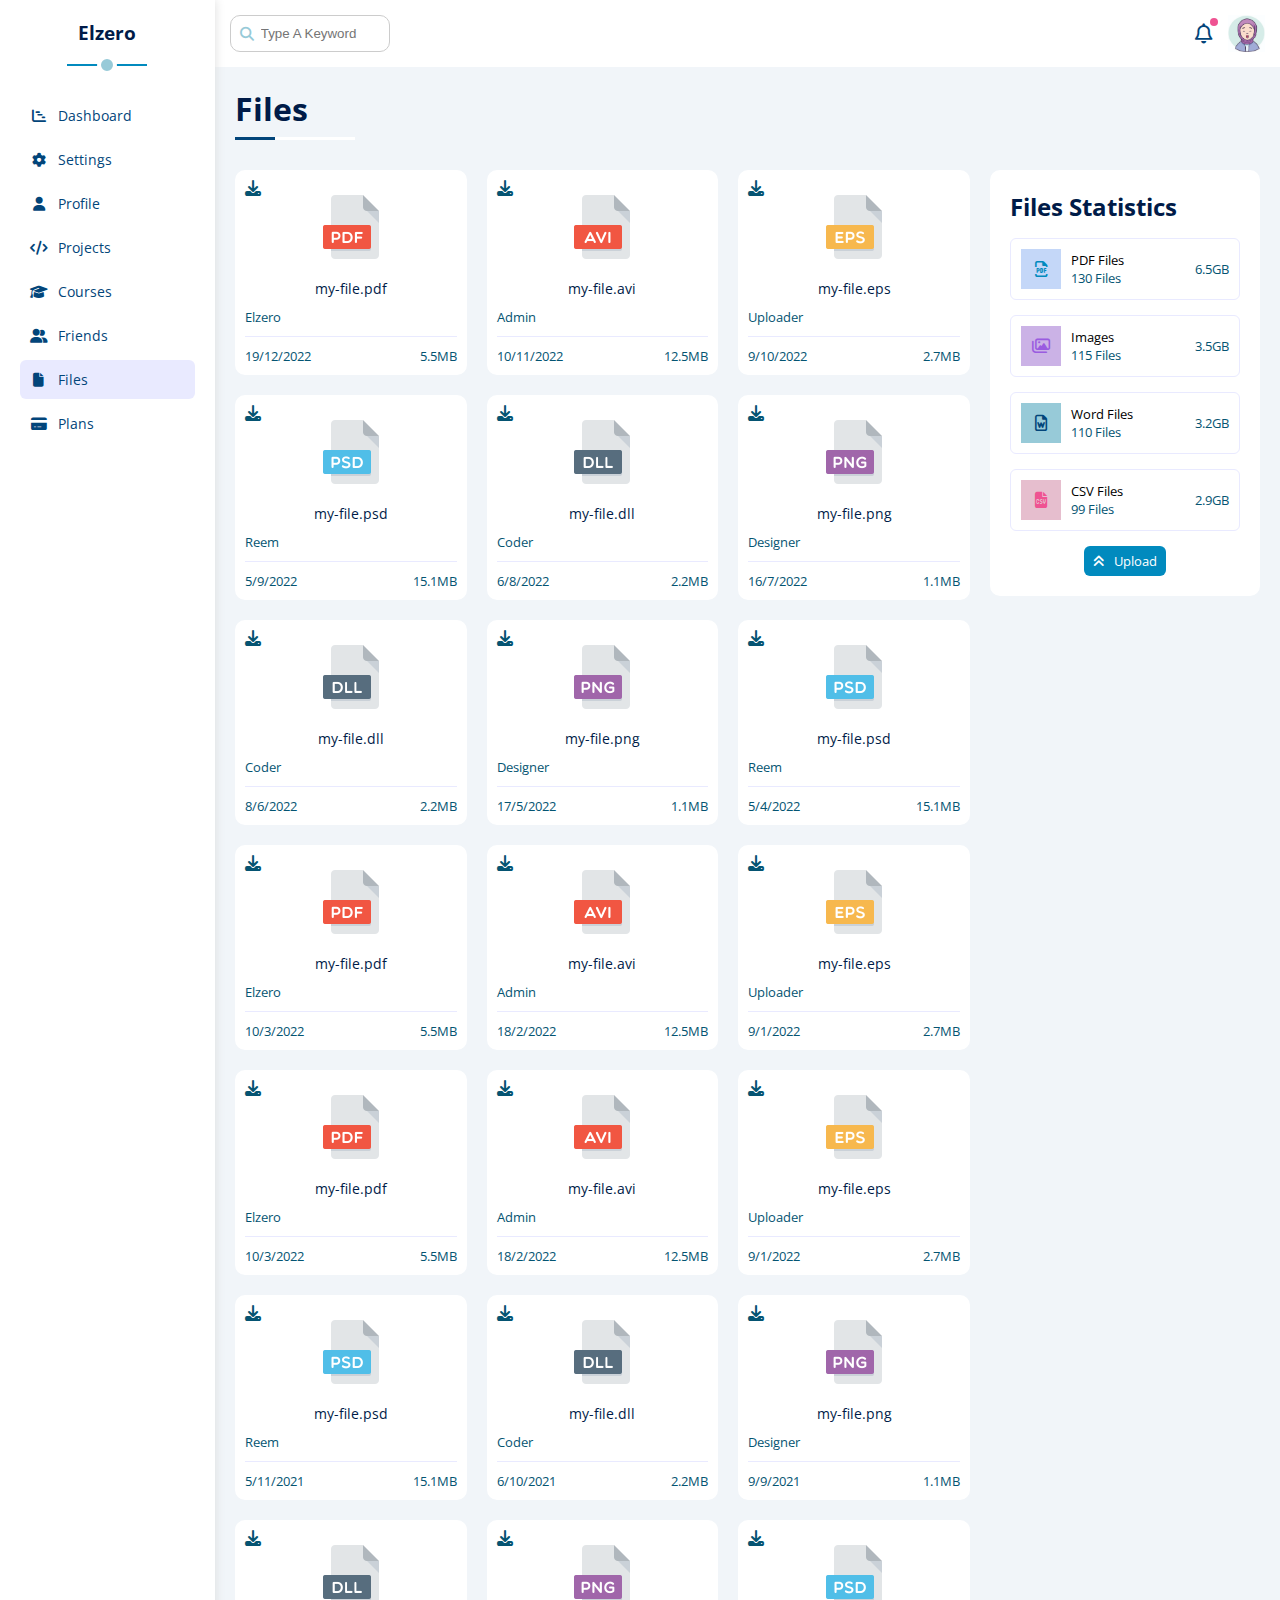
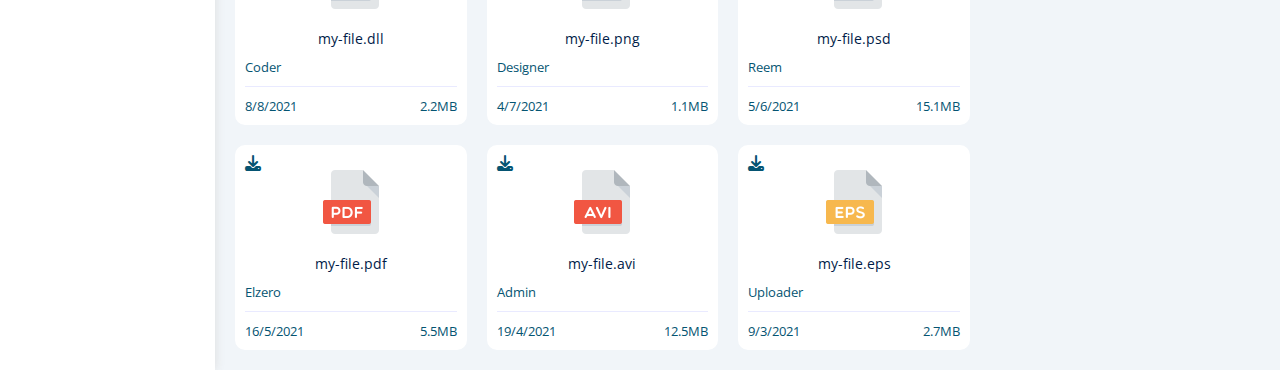
<file: files.html>
<!DOCTYPE html>
<html lang="en">
  <head>
    <meta charset="UTF-8" />
    <meta http-equiv="X-UA-Compatible" content="IE=edge" />
    <meta name="viewport" content="width=device-width, initial-scale=1.0" />
    <title>Files</title>
    <link rel="stylesheet" href="css/all.min.css" />
    <link rel="stylesheet" href="css/framework.css" />
    <link rel="stylesheet" href="css/main.css" />
    <link rel="preconnect" href="https://fonts.googleapis.com" />
    <link rel="preconnect" href="https://fonts.gstatic.com" crossorigin />
    <link
      href="https://fonts.googleapis.com/css2?family=Open+Sans:wght@300;500&display=swap"
      rel="stylesheet"
    />
  </head>
  <body>
    <div class="page d-flex">
      <!-- Satrt Sidebar -->
      <aside class="p-relative p-20 bg-white">
        <h3 class="p-relative txt-c c-fifth">Elzero</h3>
        <ul>
          <li>
            <a
              class="c-black d-flex align-center fs-14 p-10 rad-6"
              href="index.html"
            >
              <i class="fa-solid fa-chart-gantt fa-fw"></i>
              <span>Dashboard</span>
            </a>
          </li>
          <li>
            <a
              class="c-black d-flex align-center fs-14 p-10 rad-6"
              href="settings.html"
            >
              <i class="fa-solid fa-gear fa-fw"></i>
              <span>Settings</span>
            </a>
          </li>
          <li>
            <a
              class="c-black d-flex align-center fs-14 p-10 rad-6"
              href="profile.html"
            >
              <i class="fa-solid fa-user fa-fw"></i>
              <span>Profile</span>
            </a>
          </li>
          <li>
            <a
              class="c-black d-flex align-center fs-14 p-10 rad-6"
              href="projects.html"
            >
              <i class="fa-solid fa-code fa-fw"></i>
              <span>Projects</span>
            </a>
          </li>
          <li>
            <a
              class="c-black d-flex align-center fs-14 p-10 rad-6"
              href="courses.html"
            >
              <i class="fa-solid fa-graduation-cap fa-fw"></i>
              <span>Courses</span>
            </a>
          </li>
          <li>
            <a
              class="c-black d-flex align-center fs-14 p-10 rad-6"
              href="friends.html"
            >
              <i class="fa-solid fa-user-group fa-fw"></i>
              <span>Friends</span>
            </a>
          </li>
          <li>
            <a
              class="active c-black d-flex align-center fs-14 p-10 rad-6"
              href="files.html"
            >
              <i class="fa-solid fa-file fa-fw"></i>
              <span>Files</span>
            </a>
          </li>
          <li>
            <a
              class="c-black d-flex align-center fs-14 p-10 rad-6"
              href="plans.html"
            >
              <i class="fa-solid fa-credit-card fa-fw"></i>
              <span>Plans</span>
            </a>
          </li>
        </ul>
      </aside>
      <!-- End Sidebar -->
      <div class="content w-full">
        <!-- Start Head -->
        <div class="head d-flex bg-white between-flex p-15">
          <div class="search p-relative \">
            <input
              class="p-10"
              type="search"
              name="search"
              placeholder="Type A Keyword"
            />
          </div>
          <div class="icons d-flex align-center">
            <span class="notification p-relative">
              <i class="fa-regular fa-bell fa-lg c-forth"></i>
            </span>
            <img src="images/Avatar.jpg" alt="Avatar" />
          </div>
        </div>
        <!-- End Head -->
        <h1 class="p-relative c-fifth">Files</h1>
        <div class="files-page m-20 d-flex gap-20">
          <div class="files-content d-grid gap-20">
            <div class="file bg-white rad-10 p-10">
              <i class="fa-solid fa-download c-text p-absolute"></i>
              <div class="icon txt-c">
                <img class="mt-15 mb-15" src="images/pdf.png" alt="" />
              </div>
              <h4 class="c-fifth txt-c mb-10 fs-14">my-file.pdf</h4>
              <p class="c-text fs-13">Elzero</p>
              <div class="info between-flex fs-13 c-text pt-10">
                <span>19/12/2022</span>
                <span>5.5MB</span>
              </div>
            </div>
            <div class="file bg-white rad-10 p-10">
              <i class="fa-solid fa-download c-text p-absolute"></i>
              <div class="icon txt-c">
                <img class="mt-15 mb-15" src="images/avi.png" alt="" />
              </div>
              <h4 class="c-fifth txt-c mb-10 fs-14">my-file.avi</h4>
              <p class="c-text fs-13">Admin</p>
              <div class="info between-flex fs-13 c-text pt-10">
                <span>10/11/2022</span>
                <span>12.5MB</span>
              </div>
            </div>
            <div class="file bg-white rad-10 p-10">
              <i class="fa-solid fa-download c-text p-absolute"></i>
              <div class="icon txt-c">
                <img class="mt-15 mb-15" src="images/eps.png" alt="" />
              </div>
              <h4 class="c-fifth txt-c mb-10 fs-14">my-file.eps</h4>
              <p class="c-text fs-13">Uploader</p>
              <div class="info between-flex fs-13 c-text pt-10">
                <span>9/10/2022</span>
                <span>2.7MB</span>
              </div>
            </div>
            <div class="file bg-white rad-10 p-10">
              <i class="fa-solid fa-download c-text p-absolute"></i>
              <div class="icon txt-c">
                <img class="mt-15 mb-15" src="images/psd.png" alt="" />
              </div>
              <h4 class="c-fifth txt-c mb-10 fs-14">my-file.psd</h4>
              <p class="c-text fs-13">Reem</p>
              <div class="info between-flex fs-13 c-text pt-10">
                <span>5/9/2022</span>
                <span>15.1MB</span>
              </div>
            </div>
            <div class="file bg-white rad-10 p-10">
              <i class="fa-solid fa-download c-text p-absolute"></i>
              <div class="icon txt-c">
                <img class="mt-15 mb-15" src="images/dll.png" alt="" />
              </div>
              <h4 class="c-fifth txt-c mb-10 fs-14">my-file.dll</h4>
              <p class="c-text fs-13">Coder</p>
              <div class="info between-flex fs-13 c-text pt-10">
                <span>6/8/2022</span>
                <span>2.2MB</span>
              </div>
            </div>
            <div class="file bg-white rad-10 p-10">
              <i class="fa-solid fa-download c-text p-absolute"></i>
              <div class="icon txt-c">
                <img class="mt-15 mb-15" src="images/png.png" alt="" />
              </div>
              <h4 class="c-fifth txt-c mb-10 fs-14">my-file.png</h4>
              <p class="c-text fs-13">Designer</p>
              <div class="info between-flex fs-13 c-text pt-10">
                <span>16/7/2022</span>
                <span>1.1MB</span>
              </div>
            </div>
            <div class="file bg-white rad-10 p-10">
              <i class="fa-solid fa-download c-text p-absolute"></i>
              <div class="icon txt-c">
                <img class="mt-15 mb-15" src="images/dll.png" alt="" />
              </div>
              <h4 class="c-fifth txt-c mb-10 fs-14">my-file.dll</h4>
              <p class="c-text fs-13">Coder</p>
              <div class="info between-flex fs-13 c-text pt-10">
                <span>8/6/2022</span>
                <span>2.2MB</span>
              </div>
            </div>
            <div class="file bg-white rad-10 p-10">
              <i class="fa-solid fa-download c-text p-absolute"></i>
              <div class="icon txt-c">
                <img class="mt-15 mb-15" src="images/png.png" alt="" />
              </div>
              <h4 class="c-fifth txt-c mb-10 fs-14">my-file.png</h4>
              <p class="c-text fs-13">Designer</p>
              <div class="info between-flex fs-13 c-text pt-10">
                <span>17/5/2022</span>
                <span>1.1MB</span>
              </div>
            </div>
            <div class="file bg-white rad-10 p-10">
              <i class="fa-solid fa-download c-text p-absolute"></i>
              <div class="icon txt-c">
                <img class="mt-15 mb-15" src="images/psd.png" alt="" />
              </div>
              <h4 class="c-fifth txt-c mb-10 fs-14">my-file.psd</h4>
              <p class="c-text fs-13">Reem</p>
              <div class="info between-flex fs-13 c-text pt-10">
                <span>5/4/2022</span>
                <span>15.1MB</span>
              </div>
            </div>
            <div class="file bg-white rad-10 p-10">
              <i class="fa-solid fa-download c-text p-absolute"></i>
              <div class="icon txt-c">
                <img class="mt-15 mb-15" src="images/pdf.png" alt="" />
              </div>
              <h4 class="c-fifth txt-c mb-10 fs-14">my-file.pdf</h4>
              <p class="c-text fs-13">Elzero</p>
              <div class="info between-flex fs-13 c-text pt-10">
                <span>10/3/2022</span>
                <span>5.5MB</span>
              </div>
            </div>
            <div class="file bg-white rad-10 p-10">
              <i class="fa-solid fa-download c-text p-absolute"></i>
              <div class="icon txt-c">
                <img class="mt-15 mb-15" src="images/avi.png" alt="" />
              </div>
              <h4 class="c-fifth txt-c mb-10 fs-14">my-file.avi</h4>
              <p class="c-text fs-13">Admin</p>
              <div class="info between-flex fs-13 c-text pt-10">
                <span>18/2/2022</span>
                <span>12.5MB</span>
              </div>
            </div>
            <div class="file bg-white rad-10 p-10">
              <i class="fa-solid fa-download c-text p-absolute"></i>
              <div class="icon txt-c">
                <img class="mt-15 mb-15" src="images/eps.png" alt="" />
              </div>
              <h4 class="c-fifth txt-c mb-10 fs-14">my-file.eps</h4>
              <p class="c-text fs-13">Uploader</p>
              <div class="info between-flex fs-13 c-text pt-10">
                <span>9/1/2022</span>
                <span>2.7MB</span>
              </div>
            </div>
            <div class="file bg-white rad-10 p-10">
              <i class="fa-solid fa-download c-text p-absolute"></i>
              <div class="icon txt-c">
                <img class="mt-15 mb-15" src="images/pdf.png" alt="" />
              </div>
              <h4 class="c-fifth txt-c mb-10 fs-14">my-file.pdf</h4>
              <p class="c-text fs-13">Elzero</p>
              <div class="info between-flex fs-13 c-text pt-10">
                <span>10/3/2022</span>
                <span>5.5MB</span>
              </div>
            </div>
            <div class="file bg-white rad-10 p-10">
              <i class="fa-solid fa-download c-text p-absolute"></i>
              <div class="icon txt-c">
                <img class="mt-15 mb-15" src="images/avi.png" alt="" />
              </div>
              <h4 class="c-fifth txt-c mb-10 fs-14">my-file.avi</h4>
              <p class="c-text fs-13">Admin</p>
              <div class="info between-flex fs-13 c-text pt-10">
                <span>18/2/2022</span>
                <span>12.5MB</span>
              </div>
            </div>
            <div class="file bg-white rad-10 p-10">
              <i class="fa-solid fa-download c-text p-absolute"></i>
              <div class="icon txt-c">
                <img class="mt-15 mb-15" src="images/eps.png" alt="" />
              </div>
              <h4 class="c-fifth txt-c mb-10 fs-14">my-file.eps</h4>
              <p class="c-text fs-13">Uploader</p>
              <div class="info between-flex fs-13 c-text pt-10">
                <span>9/1/2022</span>
                <span>2.7MB</span>
              </div>
            </div>
            <div class="file bg-white rad-10 p-10">
              <i class="fa-solid fa-download c-text p-absolute"></i>
              <div class="icon txt-c">
                <img class="mt-15 mb-15" src="images/psd.png" alt="" />
              </div>
              <h4 class="c-fifth txt-c mb-10 fs-14">my-file.psd</h4>
              <p class="c-text fs-13">Reem</p>
              <div class="info between-flex fs-13 c-text pt-10">
                <span>5/11/2021</span>
                <span>15.1MB</span>
              </div>
            </div>
            <div class="file bg-white rad-10 p-10">
              <i class="fa-solid fa-download c-text p-absolute"></i>
              <div class="icon txt-c">
                <img class="mt-15 mb-15" src="images/dll.png" alt="" />
              </div>
              <h4 class="c-fifth txt-c mb-10 fs-14">my-file.dll</h4>
              <p class="c-text fs-13">Coder</p>
              <div class="info between-flex fs-13 c-text pt-10">
                <span>6/10/2021</span>
                <span>2.2MB</span>
              </div>
            </div>
            <div class="file bg-white rad-10 p-10">
              <i class="fa-solid fa-download c-text p-absolute"></i>
              <div class="icon txt-c">
                <img class="mt-15 mb-15" src="images/png.png" alt="" />
              </div>
              <h4 class="c-fifth txt-c mb-10 fs-14">my-file.png</h4>
              <p class="c-text fs-13">Designer</p>
              <div class="info between-flex fs-13 c-text pt-10">
                <span>9/9/2021</span>
                <span>1.1MB</span>
              </div>
            </div>
            <div class="file bg-white rad-10 p-10">
              <i class="fa-solid fa-download c-text p-absolute"></i>
              <div class="icon txt-c">
                <img class="mt-15 mb-15" src="images/dll.png" alt="" />
              </div>
              <h4 class="c-fifth txt-c mb-10 fs-14">my-file.dll</h4>
              <p class="c-text fs-13">Coder</p>
              <div class="info between-flex fs-13 c-text pt-10">
                <span>8/8/2021</span>
                <span>2.2MB</span>
              </div>
            </div>
            <div class="file bg-white rad-10 p-10">
              <i class="fa-solid fa-download c-text p-absolute"></i>
              <div class="icon txt-c">
                <img class="mt-15 mb-15" src="images/png.png" alt="" />
              </div>
              <h4 class="c-fifth txt-c mb-10 fs-14">my-file.png</h4>
              <p class="c-text fs-13">Designer</p>
              <div class="info between-flex fs-13 c-text pt-10">
                <span>4/7/2021</span>
                <span>1.1MB</span>
              </div>
            </div>
            <div class="file bg-white rad-10 p-10">
              <i class="fa-solid fa-download c-text p-absolute"></i>
              <div class="icon txt-c">
                <img class="mt-15 mb-15" src="images/psd.png" alt="" />
              </div>
              <h4 class="c-fifth txt-c mb-10 fs-14">my-file.psd</h4>
              <p class="c-text fs-13">Reem</p>
              <div class="info between-flex fs-13 c-text pt-10">
                <span>5/6/2021</span>
                <span>15.1MB</span>
              </div>
            </div>
            <div class="file bg-white rad-10 p-10">
              <i class="fa-solid fa-download c-text p-absolute"></i>
              <div class="icon txt-c">
                <img class="mt-15 mb-15" src="images/pdf.png" alt="" />
              </div>
              <h4 class="c-fifth txt-c mb-10 fs-14">my-file.pdf</h4>
              <p class="c-text fs-13">Elzero</p>
              <div class="info between-flex fs-13 c-text pt-10">
                <span>16/5/2021</span>
                <span>5.5MB</span>
              </div>
            </div>
            <div class="file bg-white rad-10 p-10">
              <i class="fa-solid fa-download c-text p-absolute"></i>
              <div class="icon txt-c">
                <img class="mt-15 mb-15" src="images/avi.png" alt="" />
              </div>
              <h4 class="c-fifth txt-c mb-10 fs-14">my-file.avi</h4>
              <p class="c-text fs-13">Admin</p>
              <div class="info between-flex fs-13 c-text pt-10">
                <span>19/4/2021</span>
                <span>12.5MB</span>
              </div>
            </div>
            <div class="file bg-white rad-10 p-10">
              <i class="fa-solid fa-download c-text p-absolute"></i>
              <div class="icon txt-c">
                <img class="mt-15 mb-15" src="images/eps.png" alt="" />
              </div>
              <h4 class="c-fifth txt-c mb-10 fs-14">my-file.eps</h4>
              <p class="c-text fs-13">Uploader</p>
              <div class="info between-flex fs-13 c-text pt-10">
                <span>9/3/2021</span>
                <span>2.7MB</span>
              </div>
            </div>
          </div>
          <div class="files-stats bg-white rad-10 p-20">
            <h2 class="c-fifth mb-15">Files Statistics</h2>
            <div class="line d-flex align-center p-10 rad-6 fs-13 mb-15">
              <i class="fa-regular fa-file-pdf fa-lg c-third bg-blue center-flex icon"></i>
              <div class="info">
                <span>PDF Files</span>
                <span class="c-text d-block">130 Files</span>
              </div>
              <div class="size c-text">6.5GB</div>
            </div>
            <div class="line d-flex align-center p-10 rad-6 fs-13 mb-15">
              <i class="fa-regular fa-images fa-lg c-purple2 bg-purple center-flex icon"></i>
              <div class="info">
                <span>Images</span>
                <span class="c-text d-block">115 Files</span>
              </div>
              <div class="size c-text">3.5GB</div>
            </div>
            <div class="line d-flex align-center p-10 rad-6 fs-13 mb-15">
              <i class="fa-regular fa-file-word fa-lg c-forth bg-second center-flex icon"></i>
              <div class="info">
                <span>Word Files</span>
                <span class="c-text d-block">110 Files</span>
              </div>
              <div class="size c-text">3.2GB</div>
            </div>
            <div class="line d-flex align-center p-10 rad-6 fs-13 mb-15">
              <i class="fa-solid fa-file-csv fa-lg c-pink2 bg-pink center-flex icon"></i>
              <div class="info">
                <span>CSV Files</span>
                <span class="c-text d-block">99 Files</span>
              </div>
              <div class="size c-text">2.9GB</div>
            </div>
            <a class="upload d-block bg-third c-white w-fit rad-6 fs-13" href="#">
              <i class="fa-solid fa-angles-up mr-10"></i>Upload
            </a>
          </div>
        </div>
      </div>
    </div>
  </body>
</html>
</file>
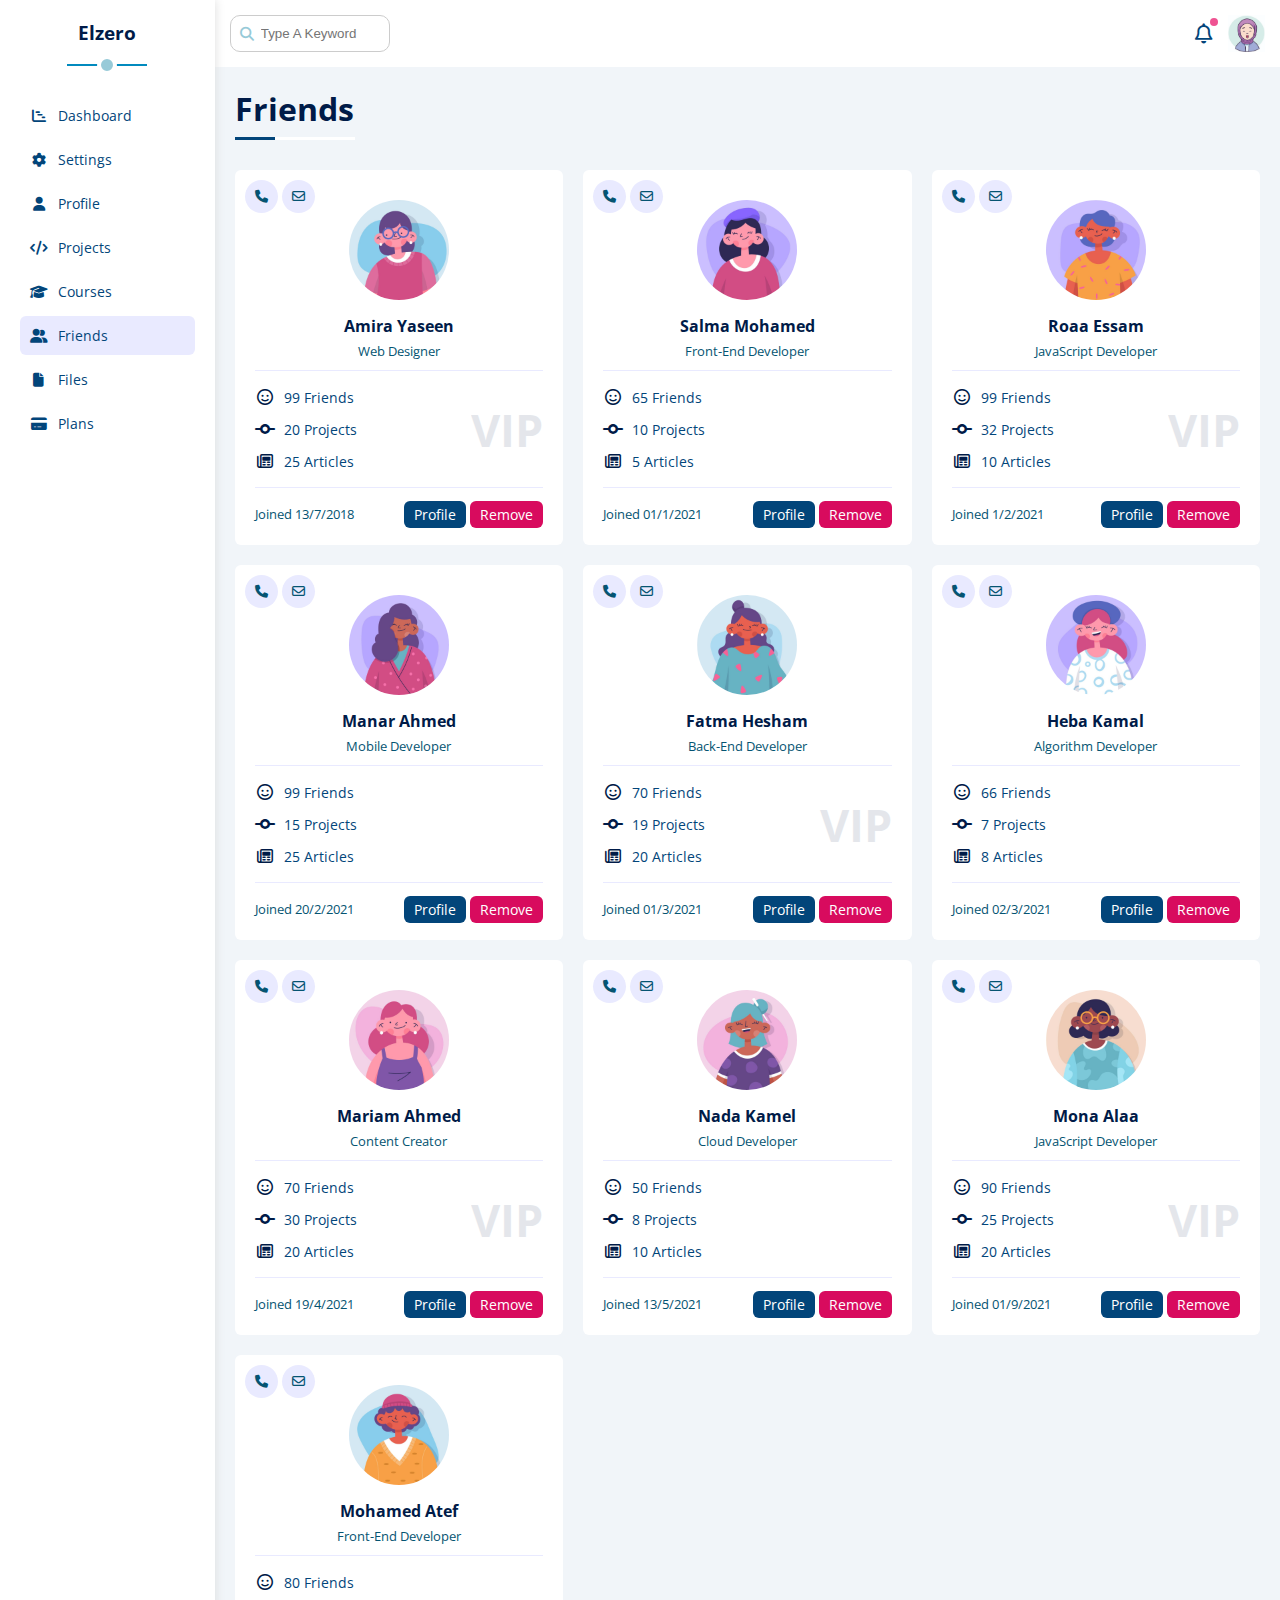
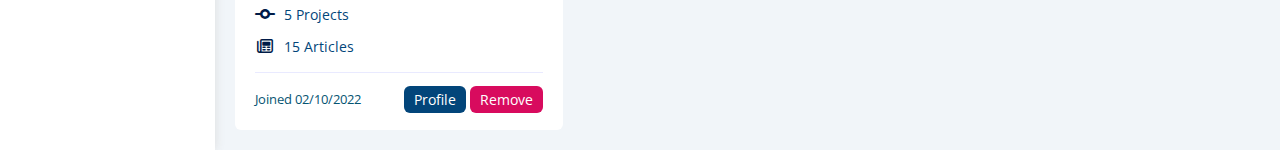
<file: friends.html>
<!DOCTYPE html>
<html lang="en">
  <head>
    <meta charset="UTF-8" />
    <meta http-equiv="X-UA-Compatible" content="IE=edge" />
    <meta name="viewport" content="width=device-width, initial-scale=1.0" />
    <title>Friends</title>
    <link rel="stylesheet" href="css/all.min.css" />
    <link rel="stylesheet" href="css/framework.css" />
    <link rel="stylesheet" href="css/main.css" />
    <link rel="preconnect" href="https://fonts.googleapis.com" />
    <link rel="preconnect" href="https://fonts.gstatic.com" crossorigin />
    <link
      href="https://fonts.googleapis.com/css2?family=Open+Sans:wght@300;500&display=swap"
      rel="stylesheet"
    />
  </head>
  <body>
    <div class="page d-flex">
      <!-- Satrt Sidebar -->
      <aside class="p-relative p-20 bg-white">
        <h3 class="p-relative txt-c c-fifth">Elzero</h3>
        <ul>
          <li>
            <a
              class="c-black d-flex align-center fs-14 p-10 rad-6"
              href="index.html"
            >
              <i class="fa-solid fa-chart-gantt fa-fw"></i>
              <span>Dashboard</span>
            </a>
          </li>
          <li>
            <a
              class="c-black d-flex align-center fs-14 p-10 rad-6"
              href="settings.html"
            >
              <i class="fa-solid fa-gear fa-fw"></i>
              <span>Settings</span>
            </a>
          </li>
          <li>
            <a
              class="c-black d-flex align-center fs-14 p-10 rad-6"
              href="profile.html"
            >
              <i class="fa-solid fa-user fa-fw"></i>
              <span>Profile</span>
            </a>
          </li>
          <li>
            <a
              class="c-black d-flex align-center fs-14 p-10 rad-6"
              href="projects.html"
            >
              <i class="fa-solid fa-code fa-fw"></i>
              <span>Projects</span>
            </a>
          </li>
          <li>
            <a
              class="c-black d-flex align-center fs-14 p-10 rad-6"
              href="courses.html"
            >
              <i class="fa-solid fa-graduation-cap fa-fw"></i>
              <span>Courses</span>
            </a>
          </li>
          <li>
            <a
              class="active c-black d-flex align-center fs-14 p-10 rad-6"
              href="friends.html"
            >
              <i class="fa-solid fa-user-group fa-fw"></i>
              <span>Friends</span>
            </a>
          </li>
          <li>
            <a
              class="c-black d-flex align-center fs-14 p-10 rad-6"
              href="files.html"
            >
              <i class="fa-solid fa-file fa-fw"></i>
              <span>Files</span>
            </a>
          </li>
          <li>
            <a
              class="c-black d-flex align-center fs-14 p-10 rad-6"
              href="plans.html"
            >
              <i class="fa-solid fa-credit-card fa-fw"></i>
              <span>Plans</span>
            </a>
          </li>
        </ul>
      </aside>
      <!-- End Sidebar -->
      <div class="content w-full">
        <!-- Start Head -->
        <div class="head d-flex bg-white between-flex p-15">
          <div class="search p-relative \">
            <input
              class="p-10"
              type="search"
              name="search"
              placeholder="Type A Keyword"
            />
          </div>
          <div class="icons d-flex align-center">
            <span class="notification p-relative">
              <i class="fa-regular fa-bell fa-lg c-forth"></i>
            </span>
            <img src="images/Avatar.jpg" alt="Avatar" />
          </div>
        </div>
        <!-- End Head -->
        <h1 class="p-relative c-fifth">Friends</h1>
        <div class="friends-page m-20 d-grid gap-20">
          <div class="friend bg-white rad-6 p-20 p-relative">
            <div class="contact">
              <i class="fa-solid fa-phone p-10 bg-widget rad-half c-text fs-13"></i>
              <i class="fa-regular fa-envelope p-10 bg-widget rad-half c-text fs-13"></i>
            </div>
            <div class="txt-c">
              <img class="h-100 w-100 mt-10 mb-10 rad-half" src="images/friends-01.png" alt="" />
              <h4 class="c-fifth">Amira Yaseen</h4>
              <p class="mt-5 mb-10 c-text fs-13">Web Designer</p>
            </div>
            <div class="info pt-15 pb-15 mb-15 p-relative">
              <div class="mb-10">
                <i class="fa-regular fa-face-smile fa-fw mr-5 c-fifth"></i>
                <span class="fs-14 c-forth">99 Friends</span>
              </div>
              <div class="mb-10">
                <i class="fa-solid fa-code-commit fa-fw mr-5 c-fifth"></i>
                <span class="fs-14 c-forth">20 Projects</span>
              </div>
              <div>
                <i class="fa-regular fa-newspaper fa-fw mr-5 c-fifth"></i>
                <span class="fs-14 c-forth">25 Articles</span>
              </div>
              <span class="vip fw-bold c-fifth">VIP</span>
            </div>
            <div class="date between-flex">
              <p class="c-text fs-13">Joined 13/7/2018</p>
              <div>
                <a class="bg-forth c-white btn-shape fs-14" href="profile.html"
                  >Profile</a
                >
                <a class="remove c-white btn-shape fs-14" href="#">Remove</a>
              </div>
            </div>
          </div>
          <div class="friend bg-white rad-6 p-20 p-relative">
            <div class="contact">
              <i class="fa-solid fa-phone p-10 bg-widget rad-half c-text fs-13"></i>
              <i class="fa-regular fa-envelope p-10 bg-widget rad-half c-text fs-13"></i>
            </div>
            <div class="txt-c">
              <img class="h-100 w-100 mt-10 mb-10 rad-half" src="images/friends-02.png" alt="" />
              <h4 class="c-fifth">Salma Mohamed</h4>
              <p class="mt-5 mb-10 c-text fs-13">Front-End Developer</p>
            </div>
            <div class="info pt-15 pb-15 mb-15 p-relative">
              <div class="mb-10">
                <i class="fa-regular fa-face-smile fa-fw mr-5 c-fifth"></i>
                <span class="fs-14 c-forth">65 Friends</span>
              </div>
              <div class="mb-10">
                <i class="fa-solid fa-code-commit fa-fw mr-5 c-fifth"></i>
                <span class="fs-14 c-forth">10 Projects</span>
              </div>
              <div>
                <i class="fa-regular fa-newspaper fa-fw mr-5 c-fifth"></i>
                <span class="fs-14 c-forth">5 Articles</span>
              </div>
            </div>
            <div class="date between-flex">
              <p class="c-text fs-13">Joined 01/1/2021</p>
              <div>
                <a class="bg-forth c-white btn-shape fs-14" href="profile.html"
                  >Profile</a
                >
                <a class="remove c-white btn-shape fs-14" href="#">Remove</a>
              </div>
            </div>
          </div>
          <div class="friend bg-white rad-6 p-20 p-relative">
            <div class="contact">
              <i class="fa-solid fa-phone p-10 bg-widget rad-half c-text fs-13"></i>
              <i class="fa-regular fa-envelope p-10 bg-widget rad-half c-text fs-13"></i>
            </div>
            <div class="txt-c">
              <img class="h-100 w-100 mt-10 mb-10 rad-half" src="images/friends-03.png" alt="" />
              <h4 class="c-fifth">Roaa Essam</h4>
              <p class="mt-5 mb-10 c-text fs-13">JavaScript Developer</p>
            </div>
            <div class="info pt-15 pb-15 mb-15 p-relative">
              <div class="mb-10">
                <i class="fa-regular fa-face-smile fa-fw mr-5 c-fifth"></i>
                <span class="fs-14 c-forth">99 Friends</span>
              </div>
              <div class="mb-10">
                <i class="fa-solid fa-code-commit fa-fw mr-5 c-fifth"></i>
                <span class="fs-14 c-forth">32 Projects</span>
              </div>
              <div>
                <i class="fa-regular fa-newspaper fa-fw mr-5 c-fifth"></i>
                <span class="fs-14 c-forth">10 Articles</span>
              </div>
              <span class="vip fw-bold c-fifth">VIP</span>
            </div>
            <div class="date between-flex">
              <p class="c-text fs-13">Joined 1/2/2021</p>
              <div>
                <a class="bg-forth c-white btn-shape fs-14" href="profile.html"
                  >Profile</a
                >
                <a class="remove c-white btn-shape fs-14" href="#">Remove</a>
              </div>
            </div>
          </div>
          <div class="friend bg-white rad-6 p-20 p-relative">
            <div class="contact">
              <i class="fa-solid fa-phone p-10 bg-widget rad-half c-text fs-13"></i>
              <i class="fa-regular fa-envelope p-10 bg-widget rad-half c-text fs-13"></i>
            </div>
            <div class="txt-c">
              <img class="h-100 w-100 mt-10 mb-10 rad-half" src="images/friends-04.png" alt="" />
              <h4 class="c-fifth">Manar Ahmed</h4>
              <p class="mt-5 mb-10 c-text fs-13">Mobile Developer</p>
            </div>
            <div class="info pt-15 pb-15 mb-15 p-relative">
              <div class="mb-10">
                <i class="fa-regular fa-face-smile fa-fw mr-5 c-fifth"></i>
                <span class="fs-14 c-forth">99 Friends</span>
              </div>
              <div class="mb-10">
                <i class="fa-solid fa-code-commit fa-fw mr-5 c-fifth"></i>
                <span class="fs-14 c-forth">15 Projects</span>
              </div>
              <div>
                <i class="fa-regular fa-newspaper fa-fw mr-5 c-fifth"></i>
                <span class="fs-14 c-forth">25 Articles</span>
              </div>
            </div>
            <div class="date between-flex">
              <p class="c-text fs-13">Joined 20/2/2021</p>
              <div>
                <a class="bg-forth c-white btn-shape fs-14" href="profile.html"
                  >Profile</a
                >
                <a class="remove c-white btn-shape fs-14" href="#">Remove</a>
              </div>
            </div>
          </div>
          <div class="friend bg-white rad-6 p-20 p-relative">
            <div class="contact">
              <i class="fa-solid fa-phone p-10 bg-widget rad-half c-text fs-13"></i>
              <i class="fa-regular fa-envelope p-10 bg-widget rad-half c-text fs-13"></i>
            </div>
            <div class="txt-c">
              <img class="h-100 w-100 mt-10 mb-10 rad-half" src="images/friends-05.png" alt="" />
              <h4 class="c-fifth">Fatma Hesham</h4>
              <p class="mt-5 mb-10 c-text fs-13">Back-End Developer</p>
            </div>
            <div class="info pt-15 pb-15 mb-15 p-relative">
              <div class="mb-10">
                <i class="fa-regular fa-face-smile fa-fw mr-5 c-fifth"></i>
                <span class="fs-14 c-forth">70 Friends</span>
              </div>
              <div class="mb-10">
                <i class="fa-solid fa-code-commit fa-fw mr-5 c-fifth"></i>
                <span class="fs-14 c-forth">19 Projects</span>
              </div>
              <div>
                <i class="fa-regular fa-newspaper fa-fw mr-5 c-fifth"></i>
                <span class="fs-14 c-forth">20 Articles</span>
              </div>
              <span class="vip fw-bold c-fifth">VIP</span>
            </div>
            <div class="date between-flex">
              <p class="c-text fs-13">Joined 01/3/2021</p>
              <div>
                <a class="bg-forth c-white btn-shape fs-14" href="profile.html"
                  >Profile</a
                >
                <a class="remove c-white btn-shape fs-14" href="#">Remove</a>
              </div>
            </div>
          </div>
          <div class="friend bg-white rad-6 p-20 p-relative">
            <div class="contact">
              <i class="fa-solid fa-phone p-10 bg-widget rad-half c-text fs-13"></i>
              <i class="fa-regular fa-envelope p-10 bg-widget rad-half c-text fs-13"></i>
            </div>
            <div class="txt-c">
              <img class="h-100 w-100 mt-10 mb-10 rad-half" src="images/friends-06.png" alt="" />
              <h4 class="c-fifth">Heba Kamal</h4>
              <p class="mt-5 mb-10 c-text fs-13">Algorithm Developer</p>
            </div>
            <div class="info pt-15 pb-15 mb-15 p-relative">
              <div class="mb-10">
                <i class="fa-regular fa-face-smile fa-fw mr-5 c-fifth"></i>
                <span class="fs-14 c-forth">66 Friends</span>
              </div>
              <div class="mb-10">
                <i class="fa-solid fa-code-commit fa-fw mr-5 c-fifth"></i>
                <span class="fs-14 c-forth">7 Projects</span>
              </div>
              <div>
                <i class="fa-regular fa-newspaper fa-fw mr-5 c-fifth"></i>
                <span class="fs-14 c-forth">8 Articles</span>
              </div>
            </div>
            <div class="date between-flex">
              <p class="c-text fs-13">Joined 02/3/2021</p>
              <div>
                <a class="bg-forth c-white btn-shape fs-14" href="profile.html"
                  >Profile</a
                >
                <a class="remove c-white btn-shape fs-14" href="#">Remove</a>
              </div>
            </div>
          </div>
          <div class="friend bg-white rad-6 p-20 p-relative">
            <div class="contact">
              <i class="fa-solid fa-phone p-10 bg-widget rad-half c-text fs-13"></i>
              <i class="fa-regular fa-envelope p-10 bg-widget rad-half c-text fs-13"></i>
            </div>
            <div class="txt-c">
              <img class="h-100 w-100 mt-10 mb-10 rad-half" src="images/friends-07.png" alt="" />
              <h4 class="c-fifth">Mariam Ahmed</h4>
              <p class="mt-5 mb-10 c-text fs-13">Content Creator</p>
            </div>
            <div class="info pt-15 pb-15 mb-15 p-relative">
              <div class="mb-10">
                <i class="fa-regular fa-face-smile fa-fw mr-5 c-fifth"></i>
                <span class="fs-14 c-forth">70 Friends</span>
              </div>
              <div class="mb-10">
                <i class="fa-solid fa-code-commit fa-fw mr-5 c-fifth"></i>
                <span class="fs-14 c-forth">30 Projects</span>
              </div>
              <div>
                <i class="fa-regular fa-newspaper fa-fw mr-5 c-fifth"></i>
                <span class="fs-14 c-forth">20 Articles</span>
              </div>
              <span class="vip fw-bold c-fifth">VIP</span>
            </div>
            <div class="date between-flex">
              <p class="c-text fs-13">Joined 19/4/2021</p>
              <div>
                <a class="bg-forth c-white btn-shape fs-14" href="profile.html"
                  >Profile</a
                >
                <a class="remove c-white btn-shape fs-14" href="#">Remove</a>
              </div>
            </div>
          </div>
          <div class="friend bg-white rad-6 p-20 p-relative">
            <div class="contact">
              <i class="fa-solid fa-phone p-10 bg-widget rad-half c-text fs-13"></i>
              <i class="fa-regular fa-envelope p-10 bg-widget rad-half c-text fs-13"></i>
            </div>
            <div class="txt-c">
              <img class="h-100 w-100 mt-10 mb-10 rad-half" src="images/friends-08.png" alt="" />
              <h4 class="c-fifth">Nada Kamel</h4>
              <p class="mt-5 mb-10 c-text fs-13">Cloud Developer</p>
            </div>
            <div class="info pt-15 pb-15 mb-15 p-relative">
              <div class="mb-10">
                <i class="fa-regular fa-face-smile fa-fw mr-5 c-fifth"></i>
                <span class="fs-14 c-forth">50 Friends</span>
              </div>
              <div class="mb-10">
                <i class="fa-solid fa-code-commit fa-fw mr-5 c-fifth"></i>
                <span class="fs-14 c-forth">8 Projects</span>
              </div>
              <div>
                <i class="fa-regular fa-newspaper fa-fw mr-5 c-fifth"></i>
                <span class="fs-14 c-forth">10 Articles</span>
              </div>
            </div>
            <div class="date between-flex">
              <p class="c-text fs-13">Joined 13/5/2021</p>
              <div>
                <a class="bg-forth c-white btn-shape fs-14" href="profile.html"
                  >Profile</a
                >
                <a class="remove c-white btn-shape fs-14" href="#">Remove</a>
              </div>
            </div>
          </div>
          <div class="friend bg-white rad-6 p-20 p-relative">
            <div class="contact">
              <i class="fa-solid fa-phone p-10 bg-widget rad-half c-text fs-13"></i>
              <i class="fa-regular fa-envelope p-10 bg-widget rad-half c-text fs-13"></i>
            </div>
            <div class="txt-c">
              <img class="h-100 w-100 mt-10 mb-10 rad-half" src="images/friends-9.png" alt="" />
              <h4 class="c-fifth">Mona Alaa</h4>
              <p class="mt-5 mb-10 c-text fs-13">JavaScript Developer</p>
            </div>
            <div class="info pt-15 pb-15 mb-15 p-relative">
              <div class="mb-10">
                <i class="fa-regular fa-face-smile fa-fw mr-5 c-fifth"></i>
                <span class="fs-14 c-forth">90 Friends</span>
              </div>
              <div class="mb-10">
                <i class="fa-solid fa-code-commit fa-fw mr-5 c-fifth"></i>
                <span class="fs-14 c-forth">25 Projects</span>
              </div>
              <div>
                <i class="fa-regular fa-newspaper fa-fw mr-5 c-fifth"></i>
                <span class="fs-14 c-forth">20 Articles</span>
              </div>
              <span class="vip fw-bold c-fifth">VIP</span>
            </div>
            <div class="date between-flex">
              <p class="c-text fs-13">Joined 01/9/2021</p>
              <div>
                <a class="bg-forth c-white btn-shape fs-14" href="profile.html"
                  >Profile</a
                >
                <a class="remove c-white btn-shape fs-14" href="#">Remove</a>
              </div>
            </div>
          </div>
          <div class="friend bg-white rad-6 p-20 p-relative">
            <div class="contact">
              <i class="fa-solid fa-phone p-10 bg-widget rad-half c-text fs-13"></i>
              <i class="fa-regular fa-envelope p-10 bg-widget rad-half c-text fs-13"></i>
            </div>
            <div class="txt-c">
              <img class="h-100 w-100 mt-10 mb-10 rad-half" src="images/friends-10.png" alt="" />
              <h4 class="c-fifth">Mohamed Atef</h4>
              <p class="mt-5 mb-10 c-text fs-13">Front-End Developer</p>
            </div>
            <div class="info pt-15 pb-15 mb-15 p-relative">
              <div class="mb-10">
                <i class="fa-regular fa-face-smile fa-fw mr-5 c-fifth"></i>
                <span class="fs-14 c-forth">80 Friends</span>
              </div>
              <div class="mb-10">
                <i class="fa-solid fa-code-commit fa-fw mr-5 c-fifth"></i>
                <span class="fs-14 c-forth">5 Projects</span>
              </div>
              <div>
                <i class="fa-regular fa-newspaper fa-fw mr-5 c-fifth"></i>
                <span class="fs-14 c-forth">15 Articles</span>
              </div>
            </div>
            <div class="date between-flex">
              <p class="c-text fs-13">Joined 02/10/2022</p>
              <div>
                <a class="bg-forth c-white btn-shape fs-14" href="profile.html"
                  >Profile</a
                >
                <a class="remove c-white btn-shape fs-14" href="#">Remove</a>
              </div>
            </div>
          </div>
        </div>
      </div>
    </div>
  </body>
</html>
</file>
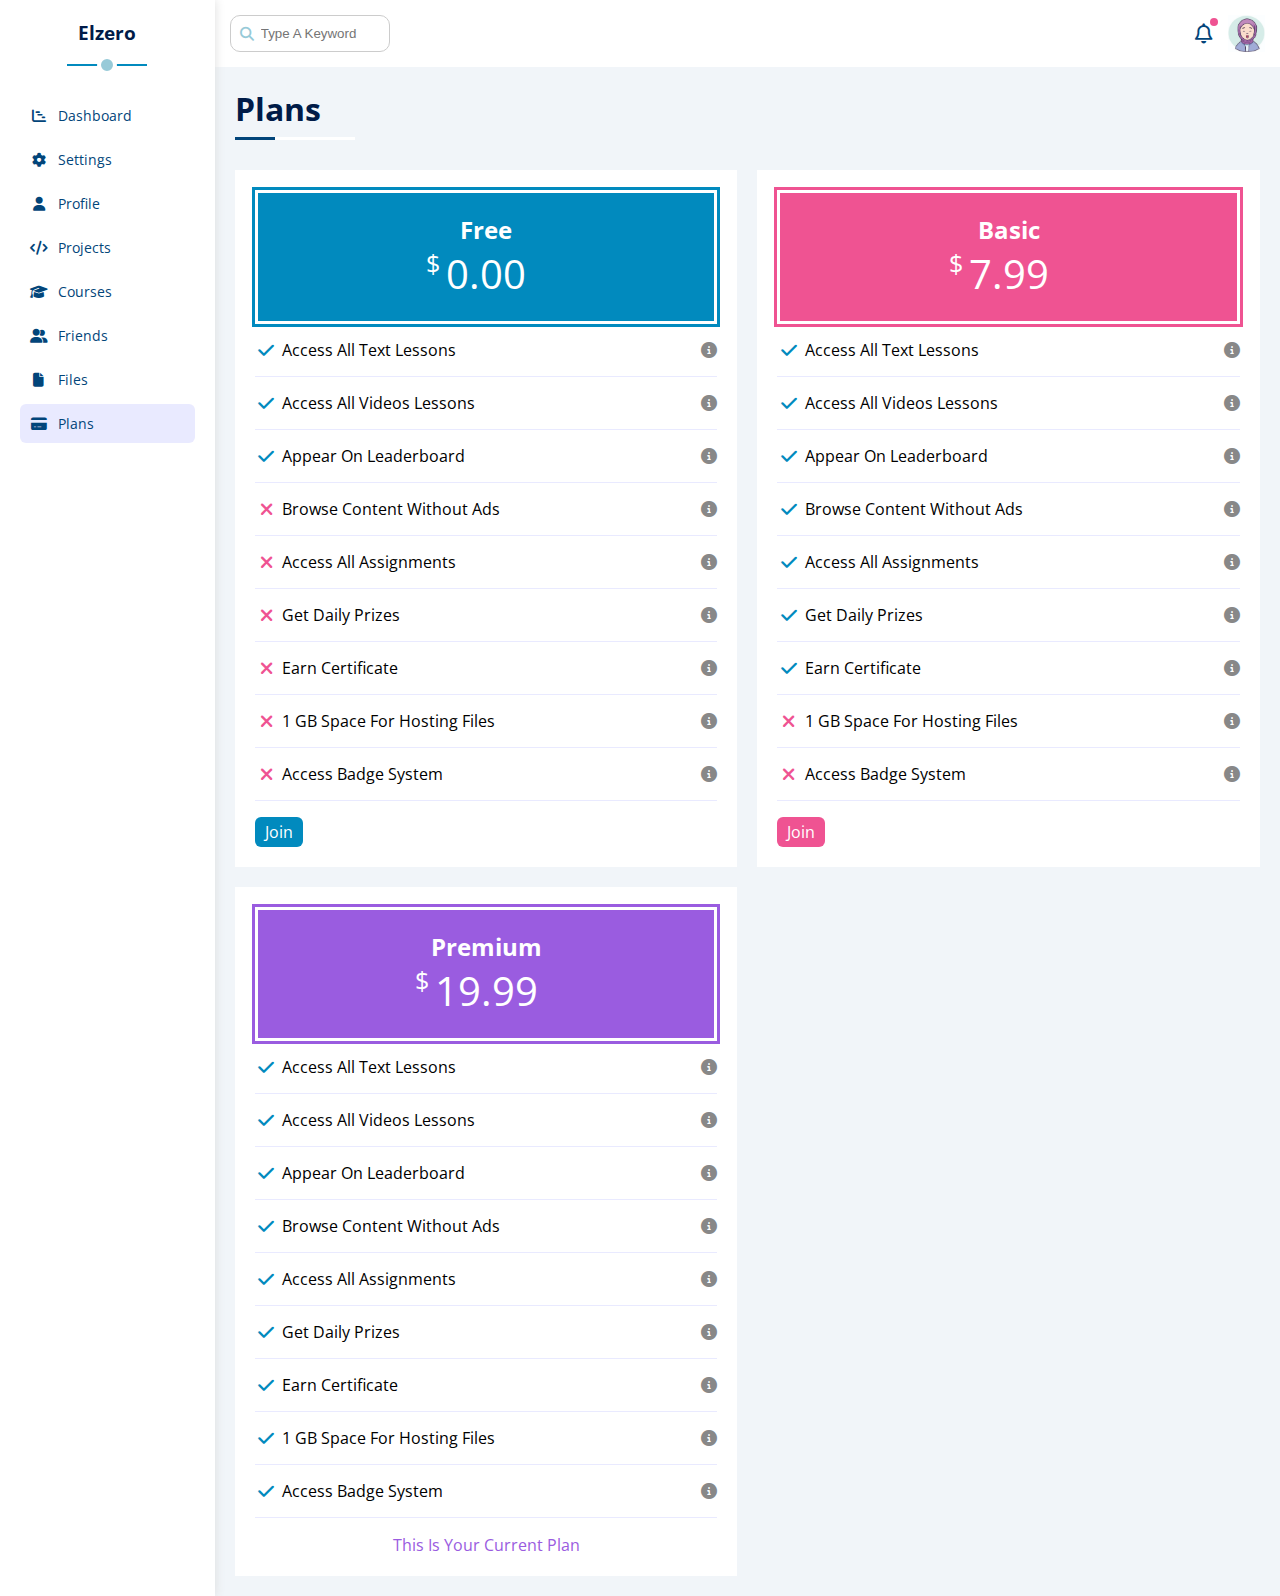
<file: plans.html>
<!DOCTYPE html>
<html lang="en">
  <head>
    <meta charset="UTF-8" />
    <meta http-equiv="X-UA-Compatible" content="IE=edge" />
    <meta name="viewport" content="width=device-width, initial-scale=1.0" />
    <title>Plans</title>
    <link rel="stylesheet" href="css/all.min.css" />
    <link rel="stylesheet" href="css/framework.css" />
    <link rel="stylesheet" href="css/main.css" />
    <link rel="preconnect" href="https://fonts.googleapis.com" />
    <link rel="preconnect" href="https://fonts.gstatic.com" crossorigin />
    <link
      href="https://fonts.googleapis.com/css2?family=Open+Sans:wght@300;500&display=swap"
      rel="stylesheet"
    />
  </head>
  <body>
    <div class="page d-flex">
      <!-- Satrt Sidebar -->
      <aside class="p-relative p-20 bg-white">
        <h3 class="p-relative txt-c c-fifth">Elzero</h3>
        <ul>
          <li>
            <a
              class="c-black d-flex align-center fs-14 p-10 rad-6"
              href="index.html"
            >
              <i class="fa-solid fa-chart-gantt fa-fw"></i>
              <span>Dashboard</span>
            </a>
          </li>
          <li>
            <a
              class="c-black d-flex align-center fs-14 p-10 rad-6"
              href="settings.html"
            >
              <i class="fa-solid fa-gear fa-fw"></i>
              <span>Settings</span>
            </a>
          </li>
          <li>
            <a
              class="c-black d-flex align-center fs-14 p-10 rad-6"
              href="profile.html"
            >
              <i class="fa-solid fa-user fa-fw"></i>
              <span>Profile</span>
            </a>
          </li>
          <li>
            <a
              class="c-black d-flex align-center fs-14 p-10 rad-6"
              href="projects.html"
            >
              <i class="fa-solid fa-code fa-fw"></i>
              <span>Projects</span>
            </a>
          </li>
          <li>
            <a
              class="c-black d-flex align-center fs-14 p-10 rad-6"
              href="courses.html"
            >
              <i class="fa-solid fa-graduation-cap fa-fw"></i>
              <span>Courses</span>
            </a>
          </li>
          <li>
            <a
              class="c-black d-flex align-center fs-14 p-10 rad-6"
              href="friends.html"
            >
              <i class="fa-solid fa-user-group fa-fw"></i>
              <span>Friends</span>
            </a>
          </li>
          <li>
            <a
              class="c-black d-flex align-center fs-14 p-10 rad-6"
              href="files.html"
            >
              <i class="fa-solid fa-file fa-fw"></i>
              <span>Files</span>
            </a>
          </li>
          <li>
            <a
              class="active c-black d-flex align-center fs-14 p-10 rad-6"
              href="plans.html"
            >
              <i class="fa-solid fa-credit-card fa-fw"></i>
              <span>Plans</span>
            </a>
          </li>
        </ul>
      </aside>
      <!-- End Sidebar -->
      <div class="content w-full">
        <!-- Start Head -->
        <div class="head d-flex bg-white between-flex p-15">
          <div class="search p-relative \">
            <input
              class="p-10"
              type="search"
              name="search"
              placeholder="Type A Keyword"
            />
          </div>
          <div class="icons d-flex align-center">
            <span class="notification p-relative">
              <i class="fa-regular fa-bell fa-lg c-forth"></i>
            </span>
            <img src="images/Avatar.jpg" alt="Avatar" />
          </div>
        </div>
        <!-- End Head -->
        <h1 class="p-relative c-fifth">Plans</h1>
        <div class="Plans-page m-20 d-grid gap-20">
          <div class="plan blue p-20 bg-white">
            <div class="top bg-third txt-c p-20">
              <h2 class="c-white">Free</h2>
              <div class="price c-white">
                <span>$</span>0.00
              </div>
            </div>
            <ul>
              <li>
                <i class="fa-solid fa-check fa-fw yes"></i>
                <span>Access All Text Lessons</span>
                <i class="fa-solid fa-circle-info help"></i>
              </li>
              <li>
                <i class="fa-solid fa-check fa-fw yes"></i>
                <span>Access All Videos Lessons</span>
                <i class="fa-solid fa-circle-info help"></i>
              </li>
              <li>
                <i class="fa-solid fa-check fa-fw yes"></i>
                <span>Appear On Leaderboard</span>
                <i class="fa-solid fa-circle-info help"></i>
              </li>
              <li>
                <i class="fa-solid fa-xmark fa-fw"></i>
                <span>Browse Content Without Ads</span>
                <i class="fa-solid fa-circle-info help"></i>
              </li>
              <li>
                <i class="fa-solid fa-xmark fa-fw"></i>
                <span>Access All Assignments</span>
                <i class="fa-solid fa-circle-info help"></i>
              </li>
              <li>
                <i class="fa-solid fa-xmark fa-fw"></i>
                <span>Get Daily Prizes</span>
                <i class="fa-solid fa-circle-info help"></i>
              </li>
              <li>
                <i class="fa-solid fa-xmark fa-fw"></i>
                <span>Earn Certificate</span>
                <i class="fa-solid fa-circle-info help"></i>
              </li>
              <li>
                <i class="fa-solid fa-xmark fa-fw"></i>
                <span>1 GB Space For Hosting Files</span>
                <i class="fa-solid fa-circle-info help"></i>
              </li>
              <li>
                <i class="fa-solid fa-xmark fa-fw"></i>
                <span>Access Badge System</span>
                <i class="fa-solid fa-circle-info help"></i>
              </li>
            </ul>
            <a class="bg-third c-white btn-shape d-block w-fit" href="#">Join</a>
          </div>
          <div class="plan pink p-20 bg-white">
            <div class="top bg-pink2 txt-c p-20">
              <h2 class="c-white">Basic</h2>
              <div class="price c-white">
                <span>$</span>7.99
              </div>
            </div>
            <ul>
              <li>
                <i class="fa-solid fa-check fa-fw yes"></i>
                <span>Access All Text Lessons</span>
                <i class="fa-solid fa-circle-info help"></i>
              </li>
              <li>
                <i class="fa-solid fa-check fa-fw yes"></i>
                <span>Access All Videos Lessons</span>
                <i class="fa-solid fa-circle-info help"></i>
              </li>
              <li>
                <i class="fa-solid fa-check fa-fw yes"></i>
                <span>Appear On Leaderboard</span>
                <i class="fa-solid fa-circle-info help"></i>
              </li>
              <li>
                <i class="fa-solid fa-check fa-fw yes"></i>
                <span>Browse Content Without Ads</span>
                <i class="fa-solid fa-circle-info help"></i>
              </li>
              <li>
                <i class="fa-solid fa-check fa-fw yes"></i>
                <span>Access All Assignments</span>
                <i class="fa-solid fa-circle-info help"></i>
              </li>
              <li>
                <i class="fa-solid fa-check fa-fw yes"></i>
                <span>Get Daily Prizes</span>
                <i class="fa-solid fa-circle-info help"></i>
              </li>
              <li>
                <i class="fa-solid fa-check fa-fw yes"></i>
                <span>Earn Certificate</span>
                <i class="fa-solid fa-circle-info help"></i>
              </li>
              <li>
                <i class="fa-solid fa-xmark fa-fw"></i>
                <span>1 GB Space For Hosting Files</span>
                <i class="fa-solid fa-circle-info help"></i>
              </li>
              <li>
                <i class="fa-solid fa-xmark fa-fw"></i>
                <span>Access Badge System</span>
                <i class="fa-solid fa-circle-info help"></i>
              </li>
            </ul>
            <a class="c-white bg-pink2 btn-shape  d-block w-fit" href="#">Join</a>
          </div>
          <div class="plan purple p-20 bg-white">
            <div class="top bg-purple2 txt-c p-20">
              <h2 class="c-white">Premium</h2>
              <div class="price c-white">
                <span>$</span>19.99
              </div>
            </div>
            <ul>
              <li>
                <i class="fa-solid fa-check fa-fw yes"></i>
                <span>Access All Text Lessons</span>
                <i class="fa-solid fa-circle-info help"></i>
              </li>
              <li>
                <i class="fa-solid fa-check fa-fw yes"></i>
                <span>Access All Videos Lessons</span>
                <i class="fa-solid fa-circle-info help"></i>
              </li>
              <li>
                <i class="fa-solid fa-check fa-fw yes"></i>
                <span>Appear On Leaderboard</span>
                <i class="fa-solid fa-circle-info help"></i>
              </li>
              <li>
                <i class="fa-solid fa-check fa-fw yes"></i>
                <span>Browse Content Without Ads</span>
                <i class="fa-solid fa-circle-info help"></i>
              </li>
              <li>
                <i class="fa-solid fa-check fa-fw yes"></i>
                <span>Access All Assignments</span>
                <i class="fa-solid fa-circle-info help"></i>
              </li>
              <li>
                <i class="fa-solid fa-check fa-fw yes"></i>
                <span>Get Daily Prizes</span>
                <i class="fa-solid fa-circle-info help"></i>
              </li>
              <li>
                <i class="fa-solid fa-check fa-fw yes"></i>
                <span>Earn Certificate</span>
                <i class="fa-solid fa-circle-info help"></i>
              </li>
              <li>
                <i class="fa-solid fa-check fa-fw yes"></i>
                <span>1 GB Space For Hosting Files</span>
                <i class="fa-solid fa-circle-info help"></i>
              </li>
              <li>
                <i class="fa-solid fa-check fa-fw yes"></i>
                <span>Access Badge System</span>
                <i class="fa-solid fa-circle-info help"></i>
              </li>
            </ul>
            <p class="c-purple2 txt-c mt-16">This Is Your Current Plan</p>
          </div>
        </div>
      </div>
    </div>
  </body>
</html>
</file>
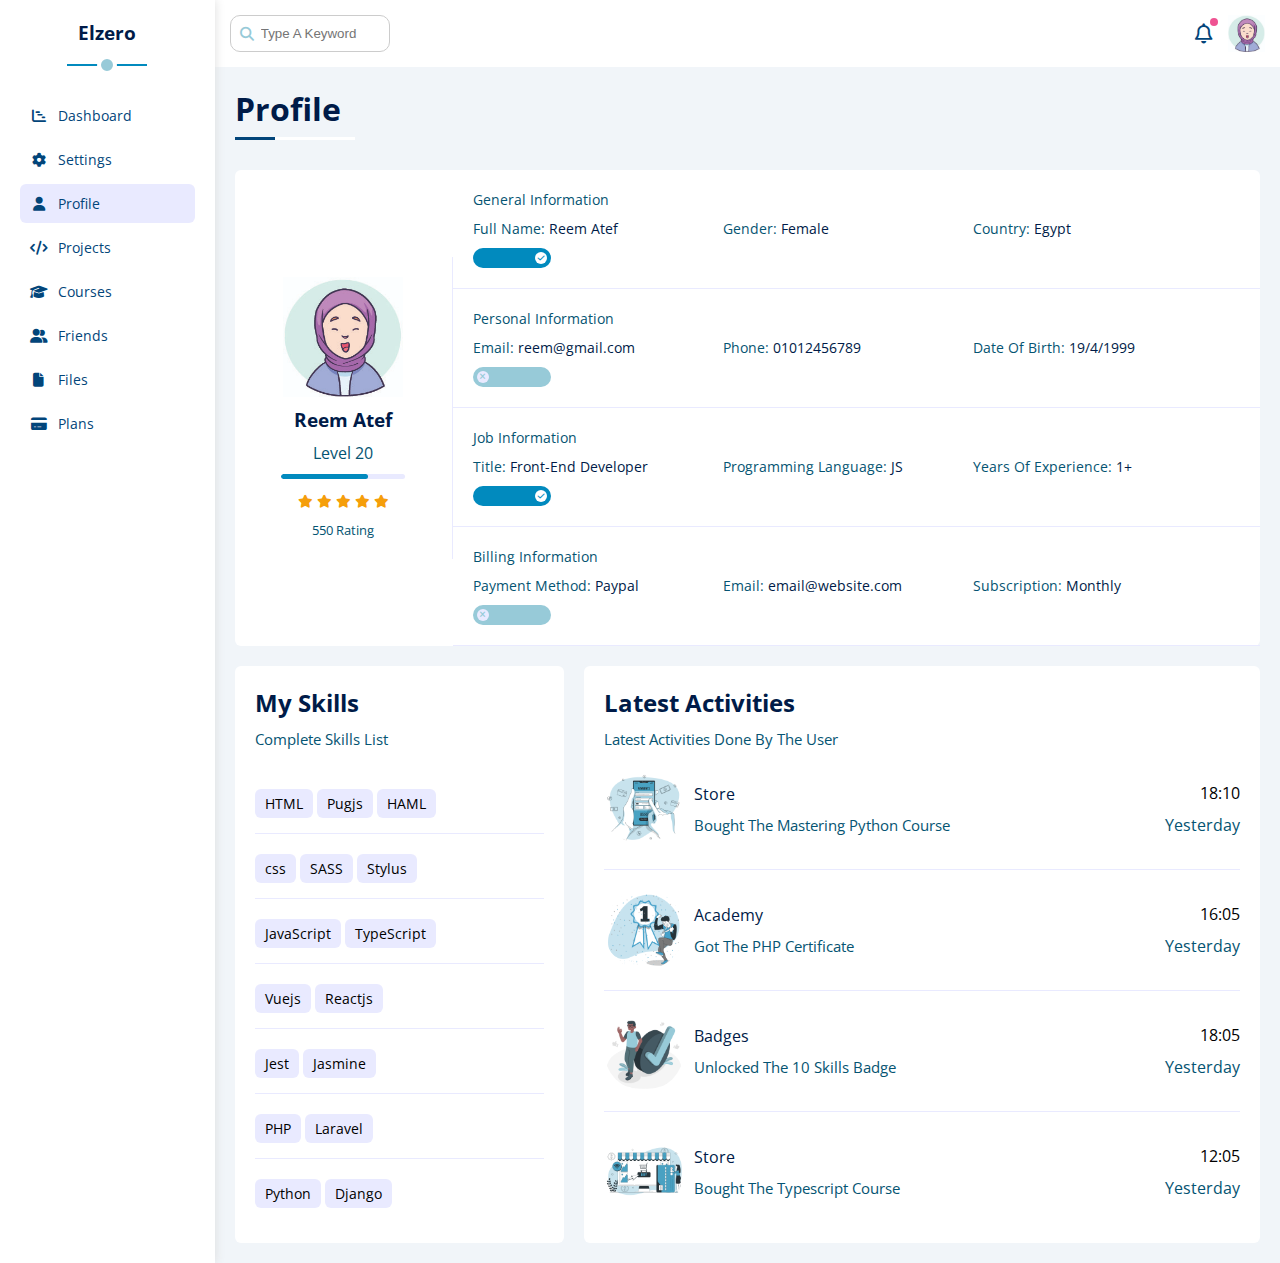
<file: profile.html>
<!DOCTYPE html>
<html lang="en">
  <head>
    <meta charset="UTF-8" />
    <meta http-equiv="X-UA-Compatible" content="IE=edge" />
    <meta name="viewport" content="width=device-width, initial-scale=1.0" />
    <title>Profile</title>
    <link rel="stylesheet" href="css/all.min.css" />
    <link rel="stylesheet" href="css/framework.css" />
    <link rel="stylesheet" href="css/main.css" />
    <link rel="preconnect" href="https://fonts.googleapis.com" />
    <link rel="preconnect" href="https://fonts.gstatic.com" crossorigin />
    <link
      href="https://fonts.googleapis.com/css2?family=Open+Sans:wght@300;500&display=swap"
      rel="stylesheet"
    />
  </head>
  <body>
    <div class="page d-flex">
      <!-- Satrt Sidebar -->
      <aside class="p-relative p-20 bg-white">
        <h3 class="p-relative txt-c c-fifth">Elzero</h3>
        <ul>
          <li>
            <a
              class="c-black d-flex align-center fs-14 p-10 rad-6"
              href="index.html"
            >
              <i class="fa-solid fa-chart-gantt fa-fw"></i>
              <span>Dashboard</span>
            </a>
          </li>
          <li>
            <a
              class="c-black d-flex align-center fs-14 p-10 rad-6"
              href="settings.html"
            >
              <i class="fa-solid fa-gear fa-fw"></i>
              <span>Settings</span>
            </a>
          </li>
          <li>
            <a
              class="active c-black d-flex align-center fs-14 p-10 rad-6"
              href="profile.html"
            >
              <i class="fa-solid fa-user fa-fw"></i>
              <span>Profile</span>
            </a>
          </li>
          <li>
            <a
              class="c-black d-flex align-center fs-14 p-10 rad-6"
              href="projects.html"
            >
              <i class="fa-solid fa-code fa-fw"></i>
              <span>Projects</span>
            </a>
          </li>
          <li>
            <a
              class="c-black d-flex align-center fs-14 p-10 rad-6"
              href="courses.html"
            >
              <i class="fa-solid fa-graduation-cap fa-fw"></i>
              <span>Courses</span>
            </a>
          </li>
          <li>
            <a
              class="c-black d-flex align-center fs-14 p-10 rad-6"
              href="friends.html"
            >
              <i class="fa-solid fa-user-group fa-fw"></i>
              <span>Friends</span>
            </a>
          </li>
          <li>
            <a
              class="c-black d-flex align-center fs-14 p-10 rad-6"
              href="files.html"
            >
              <i class="fa-solid fa-file fa-fw"></i>
              <span>Files</span>
            </a>
          </li>
          <li>
            <a
              class="c-black d-flex align-center fs-14 p-10 rad-6"
              href="plans.html"
            >
              <i class="fa-solid fa-credit-card fa-fw"></i>
              <span>Plans</span>
            </a>
          </li>
        </ul>
      </aside>
      <!-- End Sidebar -->
      <div class="content w-full">
        <!-- Start Head -->
        <div class="head d-flex bg-white between-flex p-15">
          <div class="search p-relative \">
            <input
              class="p-10"
              type="search"
              name="search"
              placeholder="Type A Keyword"
            />
          </div>
          <div class="icons d-flex align-center">
            <span class="notification p-relative">
              <i class="fa-regular fa-bell fa-lg c-forth"></i>
            </span>
            <img src="images/Avatar.jpg" alt="Profile Picture" />
          </div>
        </div>
        <!-- End Head -->
        <h1 class="p-relative c-fifth">Profile</h1>
        <div class="profile-page m-20">
          <!-- Start Main Information  -->
          <div class="main-info bg-white rad-6 d-flex align-center">
            <div class="avatar-box d-flex p-20">
              <img src="images/Avatar.jpg" alt="Profile Picture" />
              <h3 class="c-fifth mb-10">Reem Atef</h3>
              <p class="c-text mb-10">Level 20</p>
              <div class="prog-level rad-6 p-relative bg-widget">
                <span style="width: 70%"></span>
              </div>
              <div class="rating mb-10 mt-10">
                <i class="fa-solid fa-star c-gold fs-13"></i>
                <i class="fa-solid fa-star c-gold fs-13"></i>
                <i class="fa-solid fa-star c-gold fs-13"></i>
                <i class="fa-solid fa-star c-gold fs-13"></i>
                <i class="fa-solid fa-star c-gold fs-13"></i>
              </div>
              <p class="c-text fs-13">550 Rating</p>
            </div>
            <div class="info">
              <div class="box p-20 d-flex align-center">
                <h4 class="w-full fs-14">General Information</h4>
                <p><span>Full Name:</span> Reem Atef</p>
                <p><span>Gender:</span> Female</p>
                <p><span>Country: </span> Egypt</p>
                <label>
                  <input class="toggle-checkbox" type="checkbox" checked />
                  <div class="toggle-switch"></div>
                </label>
              </div>
              <div class="box p-20 d-flex align-center">
                <h4 class="w-full fs-14">Personal Information</h4>
                <p><span>Email:</span> reem@gmail.com</p>
                <p><span>Phone:</span> 01012456789</p>
                <p><span>Date Of Birth:</span> 19/4/1999</p>
                <label>
                  <input class="toggle-checkbox" type="checkbox" />
                  <div class="toggle-switch"></div>
                </label>
              </div>
              <div class="box p-20 d-flex align-center">
                <h4 class="w-full fs-14">Job Information</h4>
                <p><span>Title:</span> Front-End Developer</p>
                <p><span>Programming Language:</span> JS</p>
                <p><span>Years Of Experience:</span> 1+</p>
                <label>
                  <input class="toggle-checkbox" type="checkbox" checked />
                  <div class="toggle-switch"></div>
                </label>
              </div>
              <div class="box p-20 d-flex align-center">
                <h4 class="w-full fs-14">Billing Information</h4>
                <p><span>Payment Method: </span>Paypal</p>
                <p><span>Email:</span> email@website.com</p>
                <p><span>Subscription:</span> Monthly</p>
                <label>
                  <input class="toggle-checkbox" type="checkbox" />
                  <div class="toggle-switch"></div>
                </label>
              </div>
            </div>
          </div>
          <!-- End Main Information  -->
          <div class="other-info d-flex gap-20">
            <!-- Start Skills -->
            <div class="skills bg-white rad-6 mt-20 p-20">
              <h2 class="mb-10 c-fifth">My Skills</h2>
              <p class="c-text mb-20 fs-15">Complete Skills List</p>
              <ul>
                <li>
                  <span>HTML</span>
                  <span>Pugjs</span>
                  <span>HAML</span>
                </li>
                <li>
                  <span>css</span>
                  <span>SASS</span>
                  <span>Stylus</span>
                </li>
                <li>
                  <span>JavaScript</span>
                  <span>TypeScript</span>
                </li>
                <li>
                  <span>Vuejs</span>
                  <span>Reactjs</span>
                </li>
                <li>
                  <span>Jest</span>
                  <span>Jasmine</span>
                </li>
                <li>
                  <span>PHP</span>
                  <span>Laravel</span>
                </li>
                <li>
                  <span>Python</span>
                  <span>Django</span>
                </li>
              </ul>
            </div>
            <!-- End Skills -->
            <!-- Start Latest Activities -->
            <div class="latest-Activities bg-white rad-6 mt-20 p-20">
              <h2 class="mb-10 c-fifth">Latest Activities</h2>
              <p class="c-text fs-15 mb-20">
                Latest Activities Done By The User
              </p>
              <div class="activity d-flex align-center pb-20 mb-20">
                <img src="images/activity-01.png" alt="">
                <div class="info">
                  <span class="d-block mb-10 c-fifth">Store</span>
                  <p class="c-text fs-15">Bought The Mastering Python Course</p>
                </div>
                <div class="time">
                  <span class="d-block mb-10">18:10</span>
                  <span class="c-text">Yesterday</span>
                </div>
              </div>
              <div class="activity d-flex align-center pb-20 mb-20">
                <img src="images/activity-02.png" alt="">
                <div class="info">
                  <span class="d-block mb-10 c-fifth">Academy</span>
                  <p class="c-text fs-15">Got The PHP Certificate</p>
                </div>
                <div class="time">
                  <span class="d-block mb-10">16:05</span>
                  <span class="c-text">Yesterday</span>
                </div>
              </div>
              <div class="activity d-flex align-center pb-20 mb-20">
                <img src="images/activity-03.png" alt="">
                <div class="info">
                  <span class="d-block mb-10 c-fifth">Badges</span>
                  <p class="c-text fs-15">Unlocked The 10 Skills Badge</p>
                </div>
                <div class="time">
                  <span class="d-block mb-10">18:05</span>
                  <span class="c-text">Yesterday</span>
                </div>
              </div>
              <div class="activity d-flex align-center">
                <img src="images/activity-04.png" alt="">
                <div class="info">
                  <span class="d-block mb-10 c-fifth">Store</span>
                  <p class="c-text fs-15">Bought The Typescript Course</p>
                </div>
                <div class="time">
                  <span class="d-block mb-10">12:05</span>
                  <span class="c-text">Yesterday</span>
                </div>
              </div>
            </div>
            <!-- End Latest Activities -->
          </div>
        </div>
      </div>
    </div>
  </body>
</html>
</file>
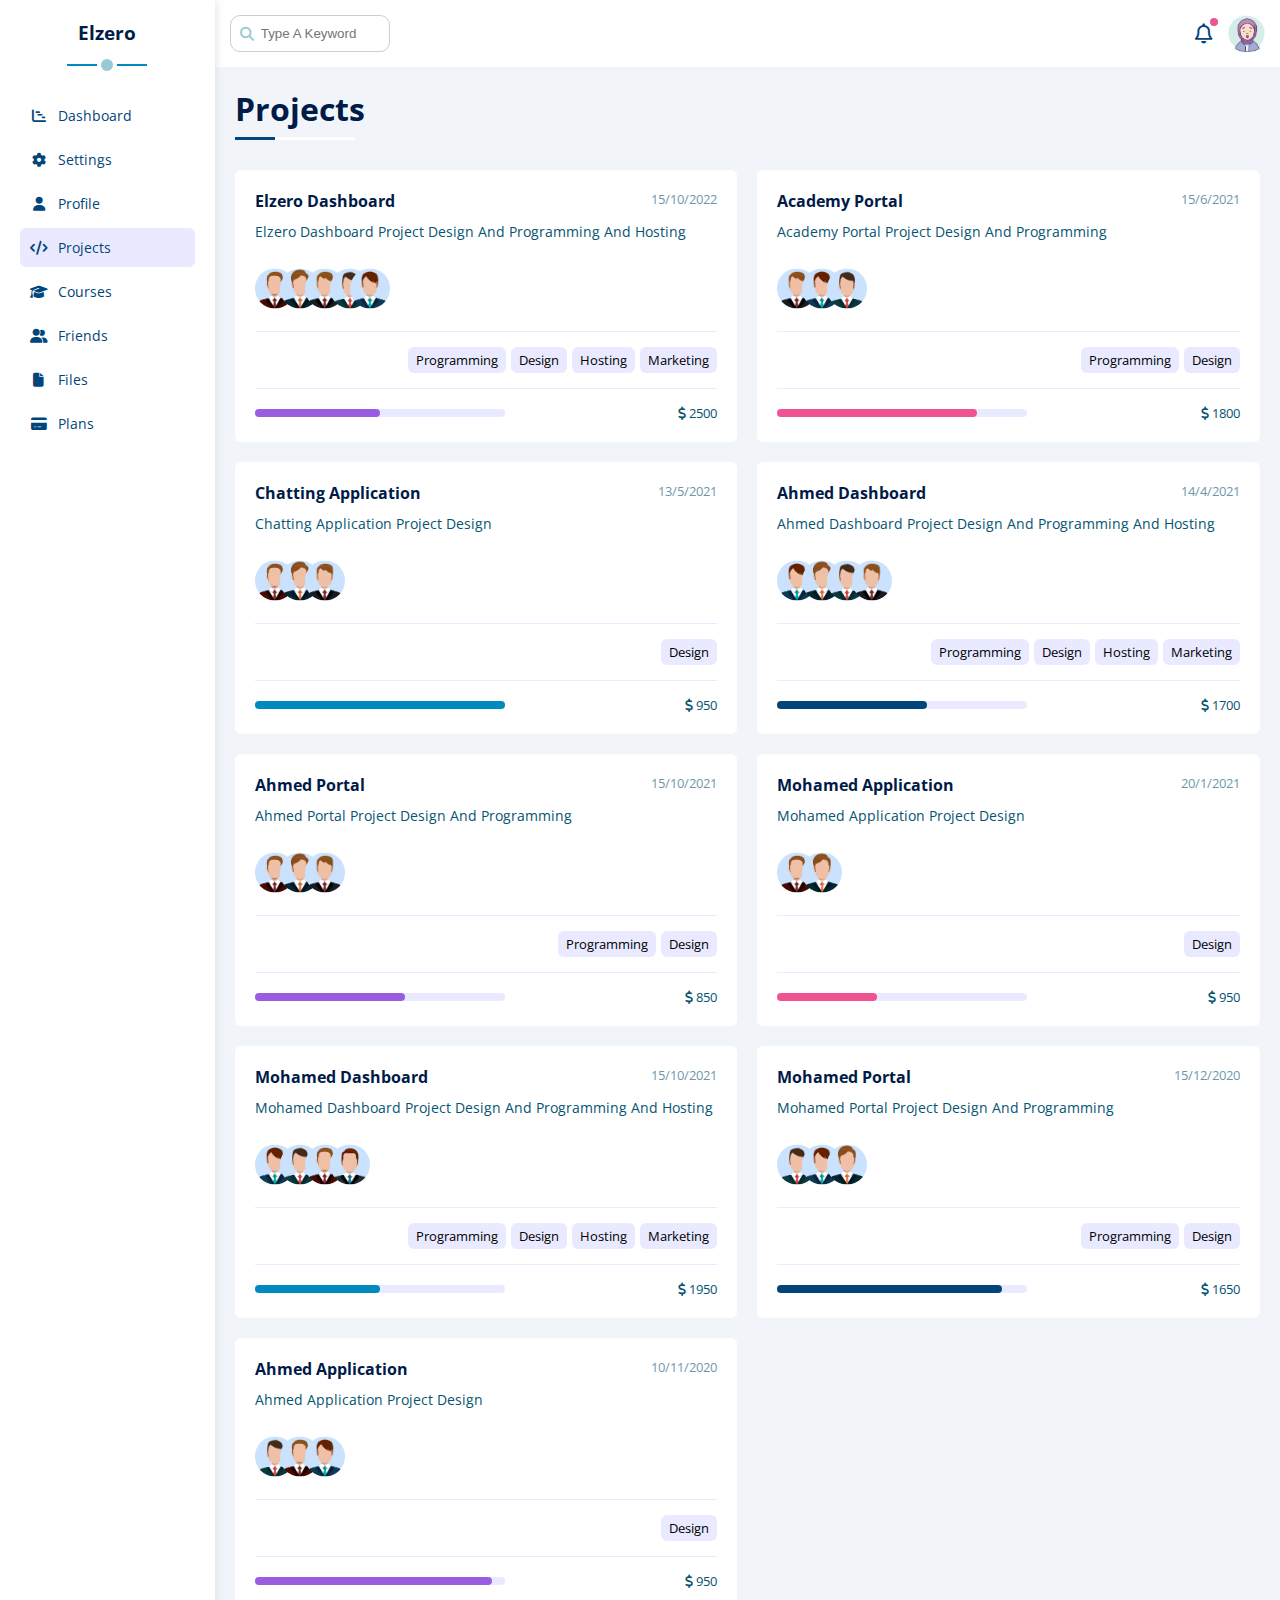
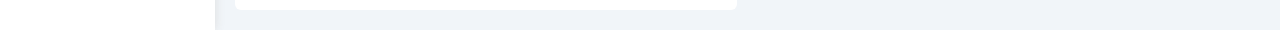
<file: projects.html>
<!DOCTYPE html>
<html lang="en">
  <head>
    <meta charset="UTF-8" />
    <meta http-equiv="X-UA-Compatible" content="IE=edge" />
    <meta name="viewport" content="width=device-width, initial-scale=1.0" />
    <title>Projects</title>
    <link rel="stylesheet" href="css/all.min.css" />
    <link rel="stylesheet" href="css/framework.css" />
    <link rel="stylesheet" href="css/main.css" />
    <link rel="preconnect" href="https://fonts.googleapis.com" />
    <link rel="preconnect" href="https://fonts.gstatic.com" crossorigin />
    <link
      href="https://fonts.googleapis.com/css2?family=Open+Sans:wght@300;500&display=swap"
      rel="stylesheet"
    />
  </head>
  <body>
    <div class="page d-flex">
      <!-- Satrt Sidebar -->
      <aside class="p-relative p-20 bg-white">
        <h3 class="p-relative txt-c c-fifth">Elzero</h3>
        <ul>
          <li>
            <a
              class="c-black d-flex align-center fs-14 p-10 rad-6"
              href="index.html"
            >
              <i class="fa-solid fa-chart-gantt fa-fw"></i>
              <span>Dashboard</span>
            </a>
          </li>
          <li>
            <a
              class="c-black d-flex align-center fs-14 p-10 rad-6"
              href="settings.html"
            >
              <i class="fa-solid fa-gear fa-fw"></i>
              <span>Settings</span>
            </a>
          </li>
          <li>
            <a
              class="c-black d-flex align-center fs-14 p-10 rad-6"
              href="profile.html"
            >
              <i class="fa-solid fa-user fa-fw"></i>
              <span>Profile</span>
            </a>
          </li>
          <li>
            <a
              class="active c-black d-flex align-center fs-14 p-10 rad-6"
              href="projects.html"
            >
              <i class="fa-solid fa-code fa-fw"></i>
              <span>Projects</span>
            </a>
          </li>
          <li>
            <a
              class="c-black d-flex align-center fs-14 p-10 rad-6"
              href="courses.html"
            >
              <i class="fa-solid fa-graduation-cap fa-fw"></i>
              <span>Courses</span>
            </a>
          </li>
          <li>
            <a
              class="c-black d-flex align-center fs-14 p-10 rad-6"
              href="friends.html"
            >
              <i class="fa-solid fa-user-group fa-fw"></i>
              <span>Friends</span>
            </a>
          </li>
          <li>
            <a
              class="c-black d-flex align-center fs-14 p-10 rad-6"
              href="files.html"
            >
              <i class="fa-solid fa-file fa-fw"></i>
              <span>Files</span>
            </a>
          </li>
          <li>
            <a
              class="c-black d-flex align-center fs-14 p-10 rad-6"
              href="plans.html"
            >
              <i class="fa-solid fa-credit-card fa-fw"></i>
              <span>Plans</span>
            </a>
          </li>
        </ul>
      </aside>
      <!-- End Sidebar -->
      <div class="content w-full">
        <!-- Start Head -->
        <div class="head d-flex bg-white between-flex p-15">
          <div class="search p-relative \">
            <input
              class="p-10"
              type="search"
              name="search"
              placeholder="Type A Keyword"
            />
          </div>
          <div class="icons d-flex align-center">
            <span class="notification p-relative">
              <i class="fa-regular fa-bell fa-lg c-forth"></i>
            </span>
            <img src="images/Avatar.jpg" alt="Avatar" />
          </div>
        </div>
        <!-- End Head -->
        <h1 class="p-relative c-fifth">Projects</h1>
        <div class="projects-page m-20 d-grid gap-20">
          <div class="project bg-white p-20 p-relative rad-6">
            <span class="date c-text fs-13">15/10/2022</span>
            <h4 class="c-fifth">Elzero Dashboard</h4>
            <p class="fs-14 c-text mb-10 mt-10">Elzero Dashboard Project Design And Programming And Hosting</p>
            <div class="team">
              <a href="#">
                <img src="images/team-1.jpg" alt="">
              </a>
              <a href="#">
                <img src="images/team-2.jpg" alt="">
              </a>
              <a href="#">
                <img src="images/team-3.jpg" alt="">
              </a>
              <a href="#">
                <img src="images/team-5.jpg" alt="">
              </a>
              <a href="#">
                <img src="images/team-4.jpg" alt="">
              </a>
            </div>
            <div class="about">
              <span class="bg-widget rad-6 fs-13">Programming</span>
              <span class="bg-widget rad-6 fs-13">Design</span>
              <span class="bg-widget rad-6 fs-13">Hosting</span>
              <span class="bg-widget rad-6 fs-13">Marketing</span>
            </div>
            <div class="info between-flex">
              <div class="prog bg-widget">
                <span class="bg-purple2" style="width:50%"></span>
              </div>
              <div class="fs-13 c-text">
                <i class="fa-solid fa-dollar-sign"></i>
                2500
              </div>
            </div>
          </div>
          <div class="project bg-white p-20 p-relative rad-6">
            <span class="date c-text fs-13">15/6/2021</span>
            <h4 class="c-fifth">Academy Portal</h4>
            <p class="fs-14 c-text mb-10 mt-10">Academy Portal Project Design And Programming</p>
            <div class="team">
              <a href="#">
                <img src="images/team-3.jpg" alt="">
              </a>
              <a href="#">
                <img src="images/team-4.jpg" alt="">
              </a>
              <a href="#">
                <img src="images/team-5.jpg" alt="">
              </a>
            </div>
            <div class="about">
              <span class="bg-widget rad-6 fs-13">Programming</span>
              <span class="bg-widget rad-6 fs-13">Design</span>
            </div>
            <div class="info between-flex">
              <div class="prog bg-widget">
                <span class="bg-pink2" style="width:80%"></span>
              </div>
              <div class="fs-13 c-text">
                <i class="fa-solid fa-dollar-sign"></i>
                1800
              </div>
            </div>
          </div>
          <div class="project bg-white p-20 p-relative rad-6">
            <span class="date c-text fs-13">13/5/2021</span>
            <h4 class="c-fifth">Chatting Application</h4>
            <p class="fs-14 c-text mb-10 mt-10">Chatting Application Project Design</p>
            <div class="team">
              <a href="#">
                <img src="images/team-1.jpg" alt="">
              </a>
              <a href="#">
                <img src="images/team-2.jpg" alt="">
              </a>
              <a href="#">
                <img src="images/team-3.jpg" alt="">
              </a>
            </div>
            <div class="about">
              <span class="bg-widget rad-6 fs-13">Design</span>
            </div>
            <div class="info between-flex">
              <div class="prog bg-widget">
                <span class="bg-third" style="width:100%"></span>
              </div>
              <div class="fs-13 c-text">
                <i class="fa-solid fa-dollar-sign"></i>
                950
              </div>
            </div>
          </div>
          <div class="project bg-white p-20 p-relative rad-6">
            <span class="date c-text fs-13">14/4/2021</span>
            <h4 class="c-fifth">Ahmed Dashboard</h4>
            <p class="fs-14 c-text mb-10 mt-10">Ahmed Dashboard Project Design And Programming And Hosting</p>
            <div class="team">
              <a href="#">
                <img src="images/team-6.jpg" alt="">
              </a>
              <a href="#">
                <img src="images/team-2.jpg" alt="">
              </a>
              <a href="#">
                <img src="images/team-5.jpg" alt="">
              </a>
              <a href="#">
                <img src="images/team-3.jpg" alt="">
              </a>
            </div>
            <div class="about">
              <span class="bg-widget rad-6 fs-13">Programming</span>
              <span class="bg-widget rad-6 fs-13">Design</span>
              <span class="bg-widget rad-6 fs-13">Hosting</span>
              <span class="bg-widget rad-6 fs-13">Marketing</span>
            </div>
            <div class="info between-flex">
              <div class="prog bg-widget">
                <span class="bg-forth" style="width:60%"></span>
              </div>
              <div class="fs-13 c-text">
                <i class="fa-solid fa-dollar-sign"></i>
                1700
              </div>
            </div>
          </div>
          <div class="project bg-white p-20 p-relative rad-6">
            <span class="date c-text fs-13">15/10/2021</span>
            <h4 class="c-fifth">Ahmed Portal</h4>
            <p class="fs-14 c-text mb-10 mt-10">Ahmed Portal Project Design And Programming</p>
            <div class="team">
              <a href="#">
                <img src="images/team-1.jpg" alt="">
              </a>
              <a href="#">
                <img src="images/team-2.jpg" alt="">
              </a>
              <a href="#">
                <img src="images/team-3.jpg" alt="">
              </a>
            </div>
            <div class="about">
              <span class="bg-widget rad-6 fs-13">Programming</span>
              <span class="bg-widget rad-6 fs-13">Design</span>
            </div>
            <div class="info between-flex">
              <div class="prog bg-widget">
                <span class="bg-purple2" style="width:60%"></span>
              </div>
              <div class="fs-13 c-text">
                <i class="fa-solid fa-dollar-sign"></i>
                850
              </div>
            </div>
          </div>
          <div class="project bg-white p-20 p-relative rad-6">
            <span class="date c-text fs-13">20/1/2021</span>
            <h4 class="c-fifth">Mohamed Application</h4>
            <p class="fs-14 c-text mb-10 mt-10">Mohamed Application Project Design</p>
            <div class="team">
              <a href="#">
                <img src="images/team-1.jpg" alt="">
              </a>
              <a href="#">
                <img src="images/team-2.jpg" alt="">
              </a>
            </div>
            <div class="about">
              <span class="bg-widget rad-6 fs-13">Design</span>
            </div>
            <div class="info between-flex">
              <div class="prog bg-widget">
                <span class="bg-pink2" style="width:40%"></span>
              </div>
              <div class="fs-13 c-text">
                <i class="fa-solid fa-dollar-sign"></i>
                950
              </div>
            </div>
          </div>
          <div class="project bg-white p-20 p-relative rad-6">
            <span class="date c-text fs-13">15/10/2021</span>
            <h4 class="c-fifth">Mohamed Dashboard</h4>
            <p class="fs-14 c-text mb-10 mt-10">Mohamed Dashboard Project Design And Programming And Hosting</p>
            <div class="team">
              <a href="#">
                <img src="images/team-6.jpg" alt="">
              </a>
              <a href="#">
                <img src="images/team-5.jpg" alt="">
              </a>
              <a href="#">
                <img src="images/team-1.jpg" alt="">
              </a>
              <a href="#">
                <img src="images/team-7.jpg" alt="">
              </a>
            </div>
            <div class="about">
              <span class="bg-widget rad-6 fs-13">Programming</span>
              <span class="bg-widget rad-6 fs-13">Design</span>
              <span class="bg-widget rad-6 fs-13">Hosting</span>
              <span class="bg-widget rad-6 fs-13">Marketing</span>
            </div>
            <div class="info between-flex">
              <div class="prog bg-widget">
                <span class="bg-third" style="width:50%"></span>
              </div>
              <div class="fs-13 c-text">
                <i class="fa-solid fa-dollar-sign"></i>
                1950
              </div>
            </div>
          </div>
          <div class="project bg-white p-20 p-relative rad-6">
            <span class="date c-text fs-13">15/12/2020</span>
            <h4 class="c-fifth">Mohamed Portal</h4>
            <p class="fs-14 c-text mb-10 mt-10">Mohamed Portal Project Design And Programming</p>
            <div class="team">
              <a href="#">
                <img src="images/team-5.jpg" alt="">
              </a>
              <a href="#">
                <img src="images/team-6.jpg" alt="">
              </a>
              <a href="#">
                <img src="images/team-2.jpg" alt="">
              </a>
            </div>
            <div class="about">
              <span class="bg-widget rad-6 fs-13">Programming</span>
              <span class="bg-widget rad-6 fs-13">Design</span>
            </div>
            <div class="info between-flex">
              <div class="prog bg-widget">
                <span class="bg-forth" style="width:90%"></span>
              </div>
              <div class="fs-13 c-text">
                <i class="fa-solid fa-dollar-sign"></i>
                1650
              </div>
            </div>
          </div>
          <div class="project bg-white p-20 p-relative rad-6">
            <span class="date c-text fs-13">10/11/2020</span>
            <h4 class="c-fifth">Ahmed Application</h4>
            <p class="fs-14 c-text mb-10 mt-10">Ahmed Application Project Design</p>
            <div class="team">
              <a href="#">
                <img src="images/team-5.jpg" alt="">
              </a>
              <a href="#">
                <img src="images/team-1.jpg" alt="">
              </a>
              <a href="#">
                <img src="images/team-6.jpg" alt="">
              </a>
            </div>
            <div class="about">
              <span class="bg-widget rad-6 fs-13">Design</span>
            </div>
            <div class="info between-flex">
              <div class="prog bg-widget">
                <span class="bg-purple2" style="width:95%"></span>
              </div>
              <div class="fs-13 c-text">
                <i class="fa-solid fa-dollar-sign"></i>
                950
              </div>
            </div>
          </div>
        </div>
      </div>
    </div>
  </body>
</html>
</file>
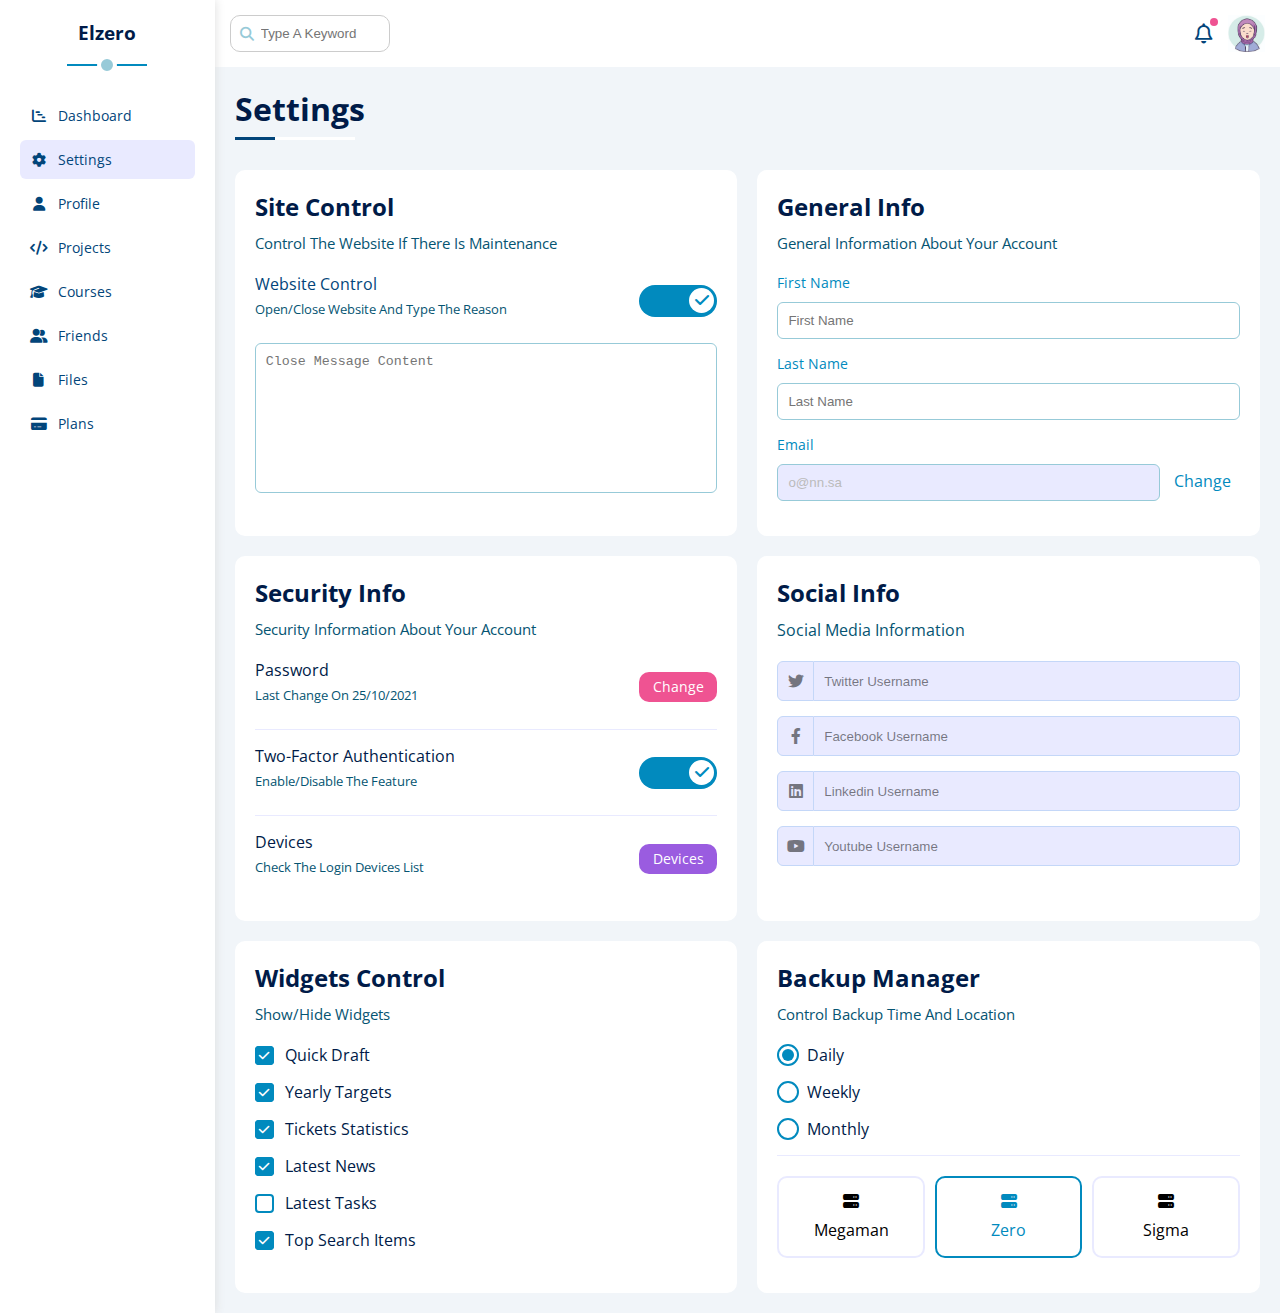
<file: settings.html>
<!DOCTYPE html>
<html lang="en">
  <head>
    <meta charset="UTF-8" />
    <meta http-equiv="X-UA-Compatible" content="IE=edge" />
    <meta name="viewport" content="width=device-width, initial-scale=1.0" />
    <title>Settings</title>
    <link rel="stylesheet" href="css/all.min.css" />
    <link rel="stylesheet" href="css/framework.css" />
    <link rel="stylesheet" href="css/main.css" />
    <link rel="preconnect" href="https://fonts.googleapis.com" />
    <link rel="preconnect" href="https://fonts.gstatic.com" crossorigin />
    <link
      href="https://fonts.googleapis.com/css2?family=Open+Sans:wght@300;500&display=swap"
      rel="stylesheet"
    />
  </head>
  <body class="page d-flex">
    <!-- Satrt Sidebar -->
    <aside class="p-relative p-20 bg-white">
      <h3 class="p-relative txt-c c-fifth">Elzero</h3>
      <ul>
        <li>
          <a
            class="c-black d-flex align-center fs-14 p-10 rad-6"
            href="index.html"
          >
            <i class="fa-solid fa-chart-gantt fa-fw"></i>
            <span>Dashboard</span>
          </a>
        </li>
        <li>
          <a
            class="active c-black d-flex align-center fs-14 p-10 rad-6"
            href="settings.html"
          >
            <i class="fa-solid fa-gear fa-fw"></i>
            <span>Settings</span>
          </a>
        </li>
        <li>
          <a
            class="c-black d-flex align-center fs-14 p-10 rad-6"
            href="profile.html"
          >
            <i class="fa-solid fa-user fa-fw"></i>
            <span>Profile</span>
          </a>
        </li>
        <li>
          <a
            class="c-black d-flex align-center fs-14 p-10 rad-6"
            href="projects.html"
          >
            <i class="fa-solid fa-code fa-fw"></i>
            <span>Projects</span>
          </a>
        </li>
        <li>
          <a
            class="c-black d-flex align-center fs-14 p-10 rad-6"
            href="courses.html"
          >
            <i class="fa-solid fa-graduation-cap fa-fw"></i>
            <span>Courses</span>
          </a>
        </li>
        <li>
          <a
            class="c-black d-flex align-center fs-14 p-10 rad-6"
            href="friends.html"
          >
            <i class="fa-solid fa-user-group fa-fw"></i>
            <span>Friends</span>
          </a>
        </li>
        <li>
          <a
            class="c-black d-flex align-center fs-14 p-10 rad-6"
            href="files.html"
          >
            <i class="fa-solid fa-file fa-fw"></i>
            <span>Files</span>
          </a>
        </li>
        <li>
          <a
            class="c-black d-flex align-center fs-14 p-10 rad-6"
            href="plans.html"
          >
            <i class="fa-solid fa-credit-card fa-fw"></i>
            <span>Plans</span>
          </a>
        </li>
      </ul>
    </aside>
    <!-- End Sidebar -->
    <div class="content w-full">
      <!-- Start Head -->
      <div class="head d-flex bg-white between-flex p-15">
        <div class="search p-relative \">
          <input
            class="p-10"
            type="search"
            name="search"
            placeholder="Type A Keyword"
          />
        </div>
        <div class="icons d-flex align-center">
          <span class="notification p-relative">
            <i class="fa-regular fa-bell fa-lg c-forth"></i>
          </span>
          <img src="images/Avatar.jpg" alt="Avatar" />
        </div>
      </div>
      <!-- End Head -->
      <h1 class="p-relative c-fifth">Settings</h1>
      <div class="settings-page m-20 d-grid gap-20">
        <!-- Satrt Settings Box -->
        <div class="p-20 bg-white rad-10">
          <h2 class="mb-10 c-fifth">Site Control</h2>
          <p class="c-text mb-20 fs-15">
            Control The Website If There Is Maintenance
          </p>
          <div class="mb-15 between-flex">
            <div>
              <span class="c-forth">Website Control</span>
              <p class="c-text mt-5 mb-10 fs-13">
                Open/Close Website And Type The Reason
              </p>
            </div>
            <div>
              <label for="control">
                <input
                  type="checkbox"
                  class="toggle-checkbox"
                  id="control"
                  checked
                  title="control"
                />
                <div class="toggle-switch"></div>
              </label>
            </div>
          </div>
          <textarea
            class="p-10 w-full rad-6 d-block"
            placeholder="Close Message Content"
          ></textarea>
        </div>
        <!-- End Settings Box -->
        <!-- Start Settings Box -->
        <div class="p-20 bg-white rad-10">
          <h2 class="mb-10 c-fifth">General Info</h2>
          <p class="c-text mb-20 fs-15">
            General Information About Your Account
          </p>
          <div class="mb-15">
            <label for="first" class="d-block c-third fs-14 mb-10">
              First Name
            </label>
            <input
              class="d-block w-full rad-6 b-none b-second p-10"
              type="text"
              name="first-name"
              id="first"
              placeholder="First Name"
            />
          </div>
          <div class="mb-15">
            <label for="last" class="d-block c-third fs-14 mb-10">
              Last Name
            </label>
            <input
              class="d-block w-full rad-6 b-none b-second p-10"
              type="text"
              name="last-name"
              id="last"
              placeholder="Last Name"
            />
          </div>
          <div class="mb-15">
            <label for="email" class="d-block c-third fs-14 mb-10">
              Email
            </label>
            <input
              class="d-block w-full rad-6 b-none b-second p-10 mr-10"
              type="email"
              name="email"
              id="email"
              value="o@nn.sa"
              disabled
            />
            <a class="c-third" href="#">Change</a>
          </div>
        </div>
        <!-- End Settings Box -->
        <!-- Start Settings Box -->
        <div class="p-20 bg-white rad-10">
          <h2 class="mb-10 c-fifth">Security Info</h2>
          <p class="c-text mb-20 fs-15">
            Security Information About Your Account
          </p>
          <div class="box between-flex mb-15">
            <div>
              <span class="c-fifth">Password</span>
              <p class="c-text mt-5 fs-13 mb-10">Last Change On 25/10/2021</p>
            </div>
            <a
              class="c-white btn-shape bg-pink2 fs-14 rad-10 h-30 w-78 center-flex"
              href="#"
              >Change</a
            >
          </div>
          <div class="box between-flex mb-15">
            <div>
              <span class="c-fifth">Two-Factor Authentication</span>
              <p class="c-text mt-5 fs-13 mb-10">Enable/Disable The Feature</p>
            </div>
            <div>
              <label for="authentication">
                <input
                  type="checkbox"
                  class="toggle-checkbox"
                  id="authentication"
                  title="authentication"
                  checked
                />
                <div class="toggle-switch"></div>
              </label>
            </div>
          </div>
          <div class="box between-flex mb-15">
            <div>
              <span class="c-fifth">Devices</span>
              <p class="c-text mt-5 fs-13 mb-10">
                Check The Login Devices List
              </p>
            </div>
            <a
              class="c-white btn-shape bg-purple2 fs-14 rad-10 h-30 w-78 center-flex"
              href="#"
              >Devices</a
            >
          </div>
        </div>
        <!-- End Settings Box -->
        <!-- Start Settings Box -->
        <div class="social-boxes p-20 bg-white rad-10">
          <h2 class="mb-10 c-fifth">Social Info</h2>
          <p class="c-text mb-20">Social Media Information</p>
          <div class="twitter d-flex mb-15 align-center">
            <i class="fa-brands fa-twitter center-flex"></i>
            <input class="w-full" type="text" placeholder="Twitter Username" />
          </div>
          <div class="facebook d-flex mb-15 align-center">
            <i class="fa-brands fa-facebook-f center-flex"></i>
            <input class="w-full" type="text" placeholder="Facebook Username" />
          </div>
          <div class="linkedin d-flex mb-15 align-center">
            <i class="fa-brands fa-linkedin center-flex"></i>
            <input class="w-full" type="text" placeholder="Linkedin Username" />
          </div>
          <div class="youtube d-flex mb-15 align-center">
            <i class="fa-brands fa-youtube center-flex"></i>
            <input class="w-full" type="text" placeholder="Youtube Username" />
          </div>
        </div>
        <!-- End Settings Box -->
        <!-- Start Settings Box -->
        <div class="widgets-control p-20 bg-white rad-10">
          <h2 class="mb-10 c-fifth">Widgets Control</h2>
          <p class="c-text mb-20 fs-15">Show/Hide Widgets</p>
          <div class="control d-flex align-center mb-15">
            <input
              type="checkbox"
              title="Quick Draft"
              id="Quick-Draft"
              checked
            />
            <label class="c-fifth" for="Quick-Draft">Quick Draft</label>
          </div>
          <div class="control d-flex align-center mb-15">
            <input
              type="checkbox"
              title="Yearly Targets"
              id="Yearly-Targets"
              checked
            />
            <label class="c-fifth" for="Yearly-Targets"> Yearly Targets </label>
          </div>
          <div class="control d-flex align-center mb-15">
            <input
              type="checkbox"
              title="Tickets Statistics"
              id="Tickets-Statistics"
              checked
            />
            <label class="c-fifth" for="Tickets-Statistics">
              Tickets Statistics
            </label>
          </div>
          <div class="control d-flex align-center mb-15">
            <input
              type="checkbox"
              title="Latest News"
              id="Latest-News"
              checked
            />
            <label class="c-fifth" for="Latest-News"> Latest News </label>
          </div>
          <div class="control d-flex align-center mb-15">
            <input type="checkbox" title="Latest Tasks" id="Latest-Tasks" />
            <label class="c-fifth" for="Latest-Tasks"> Latest Tasks </label>
          </div>
          <div class="control d-flex align-center mb-15">
            <input
              type="checkbox"
              title="Top Search Items"
              id="Search-Items"
              checked
            />
            <label class="c-fifth" for="Search-Items"> Top Search Items </label>
          </div>
        </div>
        <!-- End Settings Box -->
        <!-- Start Settings Box -->
        <div class="backup-manager p-20 bg-white rad-10">
          <h2 class="mb-10 c-fifth">Backup Manager</h2>
          <p class="c-text mb-20 fs-15">Control Backup Time And Location</p>
          <div class="date d-flex align-center mb-15">
            <input type="radio" name="time" id="Daily" checked />
            <label class="c-fifth" for="Daily">Daily</label>
          </div>
          <div class="date d-flex align-center mb-15">
            <input type="radio" name="time" id="Weekly" />
            <label class="c-fifth" for="Weekly">Weekly</label>
          </div>
          <div class="date d-flex align-center mb-15">
            <input type="radio" name="time" id="Monthly" />
            <label class="c-fifth" for="Monthly">Monthly</label>
          </div>
          <div class="servers d-flex align-center txt-c">
            <input type="radio" name="servers" id="megaman" />
            <div class="server rad-10 w-full mb-15">
              <label for="megaman" class="d-block m-15">
                <i class="fa-solid fa-server d-block mb-10t5 d-block mb-10"></i>
                Megaman
              </label>
            </div>
            <input type="radio" name="servers" id="zero" checked />
            <div class="server rad-10 w-full mb-15">
              <label for="zero" class="d-block m-15">
                <i class="fa-solid fa-server d-block mb-10t5 d-block mb-10"></i>
                Zero
              </label>
            </div>
            <input type="radio" name="servers" id="sigma" />
            <div class="server rad-10 w-full mb-15">
              <label for="sigma" class="d-block m-15">
                <i class="fa-solid fa-server d-block mb-10t5 d-block mb-10"></i>
                Sigma
              </label>
            </div>
          </div>
        </div>
        <!-- End Settings Box -->
      </div>
    </div>
  </body>
</html>
</file>
<file: css/framework.css>
:root {
  --text-color: #055472;
  --second-color: #97cad8;
  --third-color: #018abe;
  --forth-color: #02457a;
  --fifth-color: #001b48;
  --background-Widget: #e9eaff;
  --blue-color: #c4d7f8;
  --pink-color: #e6bece;
  --pink2-color: #ef5392;
  --purple-color: #cbb2e6;
  --purple2-color: #9a5ce0;
}
/* Start Box */
.d-flex {
  display: flex;
}
.align-center {
  align-items: center;
}
.space-between {
  justify-content: space-between;
}
.f-wrap {
  flex-wrap: wrap;
}
.d-grid {
  display: grid;
}
.gap-20 {
  gap: 20px;
}
.d-block {
  display: block;
}
@media (max-width: 767px){
  .block-mobile {
    display: block;
  }
}
/* End Box */
/* Start Component */
.between-flex {
  display: flex;
  align-items: center;
  justify-content: space-between;
}
.center-flex {
  display: flex;
  align-items: center;
  justify-content: center;
}
.btn-shape {
  padding: 4px 10px;
  border-radius: 6px;
}
/* End Component */
/* Start Font */
.fs-13 {
  font-size: 13px;
}
.fs-14 {
  font-size: 14px;
}
.fs-15 {
  font-size: 15px;
}
.fs-25 {
  font-size: 25px;
}
.fw-bold {
  font-weight: bold;
}
.txt-c {
  text-align: center;
}
@media (max-width: 550px) {
  .txt-c-550 {
    text-align: center;
  }
}
/* End Font */
/* Start Padding and Margin */
.p-10 {
  padding: 10px;
}
.p-15 {
  padding: 15px;
}
.p-20 {
  padding: 20px;
}
.pt-10{
  padding-top: 10px;
}
.pt-15 {
  padding-top: 15px;
}
.pt-20 {
  padding-top: 20px;
}
.pb-10 {
  padding-bottom: 10px;
}
.pb-15 {
  padding-bottom: 15px;
}
.pb-20 {
  padding-bottom: 20px;
}
.pl-15 {
  padding-left: 15px;
}
.m-10 {
  margin: 10px;
}
.m-15 {
  margin: 15px;
}
.m-20 {
  margin: 20px;
}
.mt-5 {
  margin-top: 5px;
}
.mt-10 {
  margin-top: 10px;
}
.mt-15 {
  margin-top: 15px;
}
.mt-16 {
  margin-top : 16px;
}
.mt-20 {
  margin-top: 20px;
}
.mt-25 {
  margin-top: 25px;
}
.mb-5 {
  margin-bottom: 5px;
}
.mb-10 {
  margin-bottom: 10px;
}
.mb-15 {
  margin-bottom: 15px;
}
.mb-20 {
  margin-bottom: 20px;
}
.mr-5 {
  margin-right: 5px;
}
.mr-10 {
  margin-right: 10px;
}
.mr-15 {
  margin-right: 15px;
}
/* End Padding and Margin */
/* Start Position */
.p-relative {
  position: relative;
}
.p-absolute {
  position: absolute;
}
/* End Position */
/* Start Color */
.bg-white {
  background-color: white;
}
.bg-widget {
  background-color: var(--background-Widget);
}
.bg-second {
  background-color: var(--second-color);
}
.bg-third {
  background-color: var(--third-color);
}
.bg-forth {
  background-color: var(--forth-color);
}
.bg-fifth {
  background-color: var(--fifth-color);
}
.bg-blue {
  background-color: var(--blue-color);
}
.bg-pink {
  background-color: var(--pink-color);
}
.bg-pink2 {
  background-color: var(--pink2-color);
}
.bg-purple {
  background-color: var(--purple-color);
}
.bg-purple2 {
  background-color: var(--purple2-color);
}
.c-text {
  color: var(--text-color);
}
.c-black {
  color: black;
}
.c-white {
  color: white;
}
.c-second {
  color: var(--second-color);
}
.c-third {
  color: var(--third-color);
}
.c-forth {
  color: var(--forth-color);
}
.c-fifth {
  color: var(--fifth-color);
}
.c-blue {
  color: var(--blue-color);
}
.c-pink {
  color: var(--pink-color);
}
.c-pink2 {
  color: var(--pink2-color);
}
.c-purple {
  color: var(--purple-color);
}
.c-purple2 {
  color: var(--purple2-color);
}
.c-gold {
  color: #f59e0b;
}
/* End Color */
/* Start Border */
.b-none {
  border: none;
}
.b-second {
  border: 1px solid var(--second-color);
}
.rad-6 {
  -webkit-border-radius: 6px;
  -moz-border-radius: 6px;
  -ms-border-radius: 6px;
  -o-border-radius: 6px;
  border-radius: 6px;
}
.rad-10 {
  -webkit-border-radius: 10px;
  -moz-border-radius: 10px;
  -ms-border-radius: 10px;
  -o-border-radius: 10px;
  border-radius: 10px;
}
.rad-half {
  -webkit-border-radius: 50%;
  -moz-border-radius: 50%;
  -ms-border-radius: 50%;
  -o-border-radius: 50%;
  border-radius: 50%;
}
/* End Border */
/*start Width and Height */
.w-40 {
  width: 40px;
}
.w-70 {
  width: 70px;
}
.w-78 {
  width: 78px;
}
.w-100 {
  width: 100px;
}
.w-fit {
  width: -moz-fit-content;
  width: fit-content;
}
.w-full {
  width: 100%;
}
.h-30 {
  height: 30px;
}
.h-70 {
  height: 70px;
}
.h-100 {
  height: 100px;
}
.h-full {
  height: 100%;
}
/* End Width and Height */
</file>
<file: css/main.css>
:root {
  --text-color: #055472;
  --second-color: #97cad8;
  --third-color: #018abe;
  --forth-color: #02457a;
  --fifth-color: #001b48;
  --background-Widget: #e9eaff;
  --blue-color: #c4d7f8;
  --pink-color: #e6bece;
  --pink2-color: #ef5392;
  --purple-color: #cbb2e6;
  --purple2-color: #9a5ce0;
}
* {
  margin: 0;
  padding: 0;
  -webkit-box-sizing: border-box;
  -moz-box-sizing: border-box;
  -o-box-sizing: border-box;
  box-sizing: border-box;
}
body {
  font-family: "Open Sans", sans-serif;
}
*:focus {
  outline: none;
}
a {
  text-decoration: none;
}
ul {
  list-style: none;
  padding: 0;
}
::selection {
  background-color: var(--background-Widget);
  color: var(--text-color);
}
::-webkit-scrollbar {
  width: 15px;
}
::-webkit-scrollbar-track {
  background-color: var(--background-Widget);
  box-shadow: 0 0 5px var(--blue-color) inset;
}
::-webkit-scrollbar-thumb {
  background: linear-gradient(to bottom, #3498db, #2c3e50);
}
::-webkit-scrollbar-thumb:hover {
  background: linear-gradient(to bottom, #2980b9, #2c3e50);
}
.projects .responsive-table::-webkit-scrollbar {
  height: 12px;
}
.projects .responsive-table::-webkit-scrollbar-thumb {
  background: linear-gradient(to right, #3498db, #2c3e50);
}
.projects .responsive-table::-webkit-scrollbar-thumb:hover {
  background: linear-gradient(to right, #2980b9, #2c3e50);
}
@supports (scrollbar-color :#3498db #2c3e50) {
  * {
    scroll-behavior: smooth;
    scrollbar-color: var(--blue-color) linear-gradient(to bottom, #3498db, #2c3e50);
  }
}
/* Start Component */
.btn {
  display: flex;
  justify-content: center;
  align-items: center;
  position: relative;
  width: 70px;
  height: 30px;
  position: relative;
  overflow: hidden;
  font-size: 14px;
  color: white;
  text-align: center;
  z-index: 1;
  -webkit-border-radius: 10px;
  -moz-border-radius: 10px;
  -ms-border-radius: 10px;
  -o-border-radius: 10px;
  border-radius: 10px;
  background: linear-gradient(to right, #3498db, #2c3e50);
  -webkit-transition: 0.3s;
  -moz-transition: 0.3s;
  -ms-transition: 0.3s;
  -o-transition: 0.3s;
  transition: 0.3s;
}
.btn:hover {
  background: linear-gradient(to right, #2980b9, #2c3e50);
}
/* End Component */
/* Start Sidebar */
.page {
  background-color: #f1f5f9;
  min-height: 100vh;
}
.page aside {
  width: 250px;
  box-shadow: 0 0 10px #ddd;
}
@media (max-width: 767px) {
  .page aside {
    width: 60px;
    padding: 10px;
  }
}
.page aside h3 {
  font-size: 19px;
  margin-bottom: 50px;
}
.page aside h3::before,
.page aside h3::after {
  content: "";
  position: absolute;
  left: 50%;
  transform: translateX(-50%);
}
.page aside h3::before {
  width: 80px;
  height: 2px;
  bottom: -20px;
  background-color: var(--third-color);
}
.page aside h3::after {
  width: 12px;
  height: 12px;
  border-radius: 50%;
  border: 4px solid white;
  bottom: -29px;
  background-color: var(--second-color);
}
@media (max-width: 767px) {
  .page aside h3 {
    font-size: 13px;
    margin-bottom: 15px;
  }
  .page aside h3::before,
  .page aside h3::after {
    display: none;
  }
}
.page aside ul {
  margin: 15px 0;
}
.page aside ul li a {
  color: var(--forth-color);
  margin-bottom: 5px;
  -webkit-transition: 0.3s;
  -moz-transition: 0.3s;
  -ms-transition: 0.3s;
  -o-transition: 0.3s;
  transition: 0.3s;
}
.page aside ul li a.active,
.page aside ul li a:hover {
  background-color: var(--background-Widget);
}
@media (max-width: 767px) {
  .page aside ul li a {
    padding: 15px 10px;
    justify-content: center;
  }
}
.page aside ul li a span {
  margin-left: 10px;
}
@media (max-width: 767px) {
  .page aside ul li a span {
    display: none;
  }
}
/* End Sidebar */
/* Start content */
.content {
  overflow: hidden;
}
/* Satrt Head */
.page .content .head .search::before {
  font-family: "Font Awesome 6 Free";
  content: "\f002";
  font-weight: 900;
  position: absolute;
  left: 10px;
  top: 50%;
  transform: translateY(-50%);
  font-size: 14px;
  color: var(--second-color);
}
.page .content .head .search input[type="search"] {
  border: 1px solid #ccc;
  border-radius: 10px;
  padding-left: 30px;
  width: 160px;
  -webkit-transition: 0.3s;
  -moz-transition: 0.3s;
  -ms-transition: 0.3s;
  -o-transition: 0.3s;
  transition: 0.3s;
}
.page .content .head .search input:focus {
  width: 200px;
}
.page .content .head .search input:focus::placeholder {
  visibility: hidden;
}
.page .content .head .icons .notification {
  cursor: pointer;
}
.page .content .head .icons .notification:before {
  content: "";
  position: absolute;
  width: 8px;
  height: 8px;
  background-color: var(--pink2-color);
  top: -5px;
  right: -5px;
  border-radius: 50%;
}
.page .content .head .icons img {
  width: 37px;
  height: 37px;
  margin-left: 15px;
}
/* End Head */
.page .content h1 {
  margin: 20px 20px 40px 20px;
}
.page .content h1::before,
.page .content h1::after {
  content: "";
  position: absolute;
  height: 3px;
  bottom: -10px;
  left: 0;
}
.page .content h1::before {
  width: 120px;
  background-color: white;
}
.page .content h1::after {
  background-color: var(--forth-color);
  width: 40px;
}
/* Satrt Wrapper */
.wrapper {
  grid-template-columns: repeat(auto-fill, minmax(450px, 1fr));
  margin-left: 20px;
  margin-right: 20px;
  margin-bottom: 20px;
}
@media (max-width: 767px) {
  .wrapper {
    grid-template-columns: minmax(200px, 1fr);
    margin-left: 10px;
    margin-right: 10px;
    gap: 10px;
  }
}
/* Start Welcome */
.page .wrapper .welcome .intro {
  border-top-left-radius: 10px;
  border-top-right-radius: 10px;
}
.page .wrapper .welcome .intro img {
  width: 235px;
  margin-bottom: -26px;
}
@media (max-width: 550px) {
  .page .wrapper .welcome .intro {
    padding-bottom: 40px;
  }
  .page .wrapper .welcome .intro img {
    display: none;
  }
}
.page .wrapper .welcome .avatar {
  width: 70px;
  height: 70px;
  border: 2px solid white;
  border-radius: 50%;
  margin-left: 20px;
  margin-top: -35px;
  box-shadow: 0 0 5px #ddd;
}
@media (max-width: 550px) {
  .page .wrapper .welcome .avatar {
    margin-left: 0;
  }
}
.page .wrapper .welcome .info {
  border-top: 1px solid #eee;
  border-bottom: 1px solid #eee;
}
.page .wrapper .welcome .info > div {
  flex: 1;
}
@media (max-width: 767px) {
  .page .wrapper .welcome .info > div:not(:last-child) {
    margin-bottom: 20px;
  }
}
.welcome .visit {
  margin: 0 20px 15px auto;
  -webkit-transition: 0.3ss;
  -moz-transition: 0.3ss;
  -ms-transition: 0.3ss;
  -o-transition: 0.3ss;
  transition: 0.3ss;
  cursor: pointer;
}
/* End Welcome */
/* Start Draft */
.draft form .info {
  resize: none;
  min-height: 180px;
}
.draft form .save {
  margin: 0 0 0 auto;
  transition: 0.3s;
  cursor: pointer;
}
/* End Draft */
/* Start Target */
.targets .target .icon {
  width: 80px;
  height: 80px;
  margin-right: 15px;
}
.targets .target .info {
  flex: 1;
}
.targets .target .info > span:first-child {
  color: var(--text-color);
}
.targets .target .info .progress {
  height: 4px;
}
.targets .target .info .progress > span {
  position: absolute;
  left: 0;
  top: 0;
  height: 100%;
}
.targets .target .info .progress > span span {
  position: absolute;
  color: white;
  font-size: 13px;
  padding: 2px 5px;
  border-radius: 6px;
  bottom: 15px;
  right: -16.5px;
  width: 35px;
  height: 22px;
}
.targets .target .info .progress > span span::after {
  position: absolute;
  content: "";
  border-width: 5px;
  border-style: solid;
  border-color: transparent;
  border-top-color: var(--third-color);
  bottom: -10px;
  left: 50%;
  transform: translateX(-50%);
}
.targets .target .icon,
.targets .target .info .progress {
  background-color: #c4d7f8;
}
.targets .target.two .icon,
.targets .target.two .info .progress {
  background-color: #e6bece;
  color: #ef5392;
}
.targets .target.two .info .progress > span,
.targets .target.two .info .progress > span span {
  background-color: #ef5392;
}
.targets .target.two .info .progress > span span::after {
  border-top-color: #ef5392;
}
.targets .target.three .icon,
.targets .target.three .info .progress {
  background-color: #cbb2e6;
  color: #9a5ce0;
}
.targets .target.three .info .progress > span,
.targets .target.three .info .progress > span span {
  background-color: #9a5ce0;
}
.targets .target.three .info .progress > span span::after {
  border-top-color: #9a5ce0;
}
/* End Target */
/* Start Stats */
.stats .box {
  border: 1px solid var(--second-color);
  width: calc(50% - 10px);
}
.stats .box i.fa-rectangle-list {
  color: #d53acc;
}
/* End Stats */
/* Start News */
.news .box:not(:last-of-type) {
  border-bottom: 1px solid var(--background-Widget);
  padding-bottom: 20px;
  margin-bottom: 20px;
}
.news .box .info {
  flex: 1;
}
@media (max-width: 767px) {
  .news .box {
    flex-direction: column;
  }
  .news h2 {
    text-align: center;
  }
  .news .box img {
    margin-right: 0;
    margin-bottom: 10px;
  }
  .news .box .info {
    text-align: center;
  }
  .news .box .info p {
    margin-bottom: 10px;
  }
}
/* End News */
/* Start Tasks */
.tasks .task:not(:last-of-type) {
  border-bottom: 1px solid var(--background-Widget);
  padding-bottom: 20px;
  margin-bottom: 20px;
}
.tasks .task.done {
  opacity: 0.3;
}
.tasks .task.done h3,
.tasks .task.done p {
  text-decoration: line-through;
}
.tasks .delete {
  cursor: pointer;
  transition: 0.3s;
}
.tasks .delete:hover {
  color: #ef5392;
}
/* End Tasks */
/* Start Uploads */
.latest-uploads .info {
  flex: 1;
}
.latest-uploads .info h3 {
  font-weight: normal;
}
.latest-uploads .file:not(:last-of-type) {
  border-bottom: 1px solid var(--background-Widget);
}
/* End Uploads */
/* Start Project Progress */
.project-progress {
  overflow: hidden;
}
.project-progress ul::before {
  position: absolute;
  content: "";
  width: 2px;
  height: 96%;
  background-color: var(--third-color);
  left: 11px;
}
.project-progress ul li::before {
  content: "";
  display: block;
  width: 20px;
  height: 20px;
  background-color: white;
  border-radius: 50%;
  border: 2px solid white;
  outline: 2px solid var(--third-color);
  margin-right: 15px;
  z-index: 1;
}
.project-progress ul li.done::before {
  background-color: var(--third-color);
}
.project-progress ul li.current::before {
  -webkit-animation: change-color infinite alternate 0.8s;
  animation: change-color infinite alternate 0.8s;
}
.project-progress video {
  width: 160px;
  position: absolute;
  right: 0;
  bottom: 30px;
  opacity: 0.1;
  cursor: none;
  -webkit-transform: rotate(315deg);
  -moz-transform: rotate(315deg);
  -ms-transform: rotate(315deg);
  -o-transform: rotate(315deg);
  transform: rotate(315deg);
}
/* End Project Progress */
/* Start Remiders */
.reminders ul li > span {
  width: 15px;
  height: 15px;
  border-radius: 50%;
}
.reminders ul li > .second-blue {
  border-left: 2px solid var(--second-color);
}
.reminders ul li > .third-blue {
  border-left: 2px solid var(--third-color);
}
.reminders ul li > .pink2 {
  border-left: 2px solid var(--pink2-color);
}
.reminders ul li > .purple2 {
  border-left: 2px solid var(--purple2-color);
}
/* End Reminders */
/* Start Latest Post */
.latest-post .content {
  border-top: 2px solid var(--background-Widget);
  border-bottom: 2px solid var(--background-Widget);
  line-height: 1.8;
  min-height: 130px;
}
@media (max-width: 767px) {
  .latest-post .content {
    text-align: center;
  }
}
/* End Latest Post */
/* Satrt Social */
.social-media .box {
  padding-left: 65px;
}
.social-media .box i {
  position: absolute;
  width: 50px;
  left: 0;
  bottom: 0;
  -webkit-transition: 0.3s;
  -moz-transition: 0.3s;
  -ms-transition: 0.3s;
  -o-transition: 0.3s;
  transition: 0.3s;
}
.social-media .box a {
  text-align: center;
}
.social-media .twitter {
  background-color: rgb(29 161 242 / 20%);
  color: #1da1f2;
}
.social-media .twitter i,
.social-media .twitter a {
  background-color: #1da1f2;
}
.social-media .facebook {
  background-color: rgb(24 119 242 / 20%);
  color: #1da1f2;
}
.social-media .facebook i,
.social-media .facebook a {
  background-color: #1877f2;
}
.social-media .youtube {
  background-color: rgb(255 0 0 / 20%);
  color: #ff0000;
}
.social-media .youtube i,
.social-media .youtube a {
  background-color: #ff0000;
}
.social-media .linkedin {
  background-color: rgb(0 119 181 / 20%);
  color: #0077b5;
}
.social-media .linkedin i,
.social-media .linkedin a {
  background-color: #0077b5;
}
.social-media .box i:hover {
  -webkit-transform: rotate(5deg);
  -moz-transform: rotate(5deg);
  -ms-transform: rotate(5deg);
  -o-transform: rotate(5deg);
  transform: rotate(5deg);
}
/* End Social */
/* End Wrapper */
/* Start Projects */
@media (max-width: 767px) {
  .projects {
    margin-left: 10px;
    margin-right: 10px;
  }
}
.projects .responsive-table {
  overflow: auto;
}
.projects table {
  min-width: 1000px;
  border-spacing: 0;
}
.projects table thead td {
  background-color: var(--background-Widget);
  font-weight: bold;
}
.projects table td {
  padding: 15px;
}
.projects tbody td {
  border-bottom: 1px solid var(--background-Widget);
  border-left: 1px solid var(--background-Widget);
  -webkit-transition: 0.3s;
  -moz-transition: 0.3s;
  -ms-transition: 0.3s;
  -o-transition: 0.3s;
  transition: 0.3s;
}
.projects tbody td:last-child {
  border-right: 1px solid var(--background-Widget);
}
.projects tbody tr:hover td {
  background-color: rgb(233 234 255 / 30%);
}
.projects tbody img {
  width: 32px;
  height: 32px;
  -webkit-border-radius: 50%;
  -moz-border-radius: 50%;
  -ms-border-radius: 50%;
  -o-border-radius: 50%;
  border-radius: 50%;
  background-color: white;
  padding: 2px;
}
.projects tbody img:not(:first-child) {
  margin-left: -20px;
}
.projects tbody td span {
  display: inline-block;
  width: 90px;
  text-align: center;
}
/* End Projects */
/* End Content */
/* Start Settings */
.settings-page {
  grid-template-columns: repeat(auto-fill, minmax(500px, 1fr));
}
@media (max-width: 767px) {
  .settings-page {
    grid-template-columns: minmax(200px, 1fr);
    margin-left: 10px;
    margin-right: 10px;
    gap: 10px;
  }
}
.settings-page textarea {
  border: 1px solid var(--second-color);
  resize: none;
  min-height: 150px;
}
.settings-page #email {
  display: inline-flex;
  width: calc(100% - 80px);
}
.settings-page .box:not(:last-of-type) {
  border-bottom: 1px solid var(--background-Widget);
  padding-bottom: 15px;
}
.settings-page .social-boxes i {
  width: 40px;
  height: 40px;
  color: rgba(0, 0, 0, 0.5);
  background-color: var(--background-Widget);
  border: 1px solid var(--blue-color);
  border-radius: 6px 0 0 6px;
  -webkit-transition: 0.3s;
  -moz-transition: 0.3s;
  -ms-transition: 0.3s;
  -o-transition: 0.3s;
  transition: 0.3s;
}
.settings-page .social-boxes input {
  height: 40px;
  background-color: var(--background-Widget);
  padding-left: 10px;
  border: 1px solid var(--blue-color);
  border-left: none;
  border-radius: 0 6px 6px 0;
  caret-color: var(--third-color);
}
.settings-page .social-boxes .twitter input,
.settings-page .social-boxes > div.twitter:focus-within i {
  color: #1da1f2;
}
.settings-page .social-boxes .facebook input,
.settings-page .social-boxes > div.facebook:focus-within i {
  color: #1877f2;
}
.settings-page .social-boxes .linkedin input,
.settings-page .social-boxes > div.linkedin:focus-within i {
  color: #0077b5;
}
.settings-page .social-boxes .youtube input,
.settings-page .social-boxes > div.youtube:focus-within i {
  color: #ff0000;
}
.settings-page .social-boxes input::placeholder {
  color: rgba(0, 0, 0, 0.5);
}
.widgets-control input {
  -webkit-appearance: none;
  appearance: none;
}
.widgets-control label {
  padding-left: 30px;
  cursor: pointer;
  position: relative;
}
.widgets-control .control label::before,
.widgets-control .control label::after {
  position: absolute;
  left: 0;
  top: 50%;
  margin-top: -9px;
  border-radius: 4px;
}
.widgets-control .control label::before {
  content: "";
  width: 15px;
  height: 15px;
  border: 2px solid var(--third-color);
}
.widgets-control .control label::after {
  font-family: var(--fa-style-family-classic);
  content: "\f00c";
  font-weight: 900;
  background-color: var(--third-color);
  width: 19px;
  height: 19px;
  display: flex;
  justify-content: center;
  align-items: center;
  color: white;
  font-size: 12px;
  -webkit-transform: scale(0) rotate(360deg);
  -moz-transform: scale(0) rotate(360deg);
  -ms-transform: scale(0) rotate(360deg);
  -o-transform: scale(0) rotate(360deg);
  transform: scale(0) rotate(360deg);
  -webkit-transition: 0.3s;
  -moz-transition: 0.3s;
  -ms-transition: 0.3s;
  -o-transition: 0.3s;
  transition: 0.3s;
}
.widgets-control input[type="checkbox"]:checked + label::after {
  transform: scale(1);
}
.backup-manager input[type="radio"] {
  -webkit-appearance: none;
  appearance: none;
}
.backup-manager .date label {
  padding-left: 30px;
  cursor: pointer;
  position: relative;
}
.backup-manager .date label::before {
  position: absolute;
  content: "";
  width: 18px;
  height: 18px;
  border: 2px solid var(--third-color);
  left: 0;
  top: 50%;
  margin-top: -11px;
  -webkit-border-radius: 50%;
  -moz-border-radius: 50%;
  -ms-border-radius: 50%;
  -o-border-radius: 50%;
  border-radius: 50%;
}
.backup-manager .date label::after {
  position: absolute;
  content: "";
  width: 12px;
  height: 12px;
  top: 5px;
  left: 5px;
  background-color: var(--third-color);
  -webkit-border-radius: 50%;
  -moz-border-radius: 50%;
  -ms-border-radius: 50%;
  -o-border-radius: 50%;
  border-radius: 50%;
  -webkit-transform: scale(0);
  -moz-transform: scale(0);
  -ms-transform: scale(0);
  -o-transform: scale(0);
  transform: scale(0);
  -webkit-transition: 0.3s;
  -moz-transition: 0.3s;
  -ms-transition: 0.3s;
  -o-transition: 0.3s;
  transition: 0.3s;
}
.backup-manager .date input[type="radio"]:checked + label::after {
  -webkit-transform: scale(1);
  -moz-transform: scale(1);
  -ms-transform: scale(1);
  -o-transform: scale(1);
  transform: scale(1);
}
.backup-manager .servers {
  padding-top: 20px;
  border-top: 1px solid var(--background-Widget);
}
.backup-manager .servers .server {
  border: 2px solid var(--background-Widget);
  position: relative;
}
.backup-manager .servers .server:not(:last-child) {
  margin-right: 10px;
}
@media (max-width: 767px) {
  .backup-manager .servers {
    flex-wrap: wrap;
  }
  .backup-manager .servers .server:not(:last-child) {
    margin-right: 0;
  }
}
.backup-manager .servers .server label {
  cursor: pointer;
}
.backup-manager .servers input[type="radio"]:checked + .server {
  border-color: var(--third-color);
  color: var(--third-color);
}

.toggle-checkbox {
  -webkit-appearance: none;
  appearance: none;
  display: none;
}
.toggle-switch {
  width: 78px;
  height: 32px;
  position: relative;
  transition: 0.3s;
  cursor: pointer;
  color: var(--second-color);
  background-color: var(--second-color);
  -webkit-border-radius: 16px;
  -moz-border-radius: 16px;
  -ms-border-radius: 16px;
  -o-border-radius: 16px;
  border-radius: 16px;
  -webkit-transition: 0.3s;
  -moz-transition: 0.3s;
  -ms-transition: 0.3s;
  -o-transition: 0.3s;
  transition: 0.3s;
}
.toggle-switch::before {
  position: absolute;
  font-family: var(--fa-style-family-classic);
  content: "\f00d";
  font-weight: 900;
  width: 25px;
  height: 25px;
  left: 4px;
  bottom: 4px;
  background-color: var(--background-Widget);
  color: var(--second-color);
  border-radius: 50%;
  display: flex;
  justify-content: center;
  align-items: center;
  -webkit-transition: 0.3s;
  -moz-transition: 0.3s;
  -ms-transition: 0.3s;
  -o-transition: 0.3s;
  transition: 0.3s;
}
.toggle-checkbox:checked + .toggle-switch {
  background-color: var(--third-color);
}
.toggle-checkbox:checked + .toggle-switch::before {
  content: "\f00c";
  left: 50px;
  color: var(--third-color);
  background-color: white;
}
.settings-page :disabled {
  cursor: no-drop;
  background-color: var(--background-Widget);
  color: #bbb;
}
/* End Settings */
/* Start Profile */
@media (max-width: 767px) {
  .profile-page .main-info {
    flex-direction: column;
  }
}
.profile-page .main-info .avatar-box {
  width: 300px;
  flex-direction: column;
  align-items: center;
}
@media (min-width: 768px) {
  .profile-page .main-info .avatar-box {
    border-right: 1px solid var(--background-Widget);
  }
}
.profile-page .main-info .avatar-box img {
  width: 120px;
  height: 120px;
  margin-bottom: 10px;
}
.profile-page .main-info .avatar-box .prog-level {
  width: 70%;
  height: 5px;
  overflow: hidden;
}
.profile-page .main-info .avatar-box .prog-level span {
  background-color: var(--third-color);
  height: 5px;
  display: block;
  -webkit-border-radius: 6px;
  -moz-border-radius: 6px;
  -ms-border-radius: 6px;
  -o-border-radius: 6px;
  border-radius: 6px;
}
@media (max-width: 767px) {
  .profile-page .main-info .info {
    text-align: center;
  }
}
.profile-page .main-info .info .box {
  flex-wrap: wrap;
  border-bottom: 1px solid var(--background-Widget);
  -webkit-transition: 0.3s;
  -moz-transition: 0.3s;
  -ms-transition: 0.3s;
  -o-transition: 0.3s;
  transition: 0.3s;
}
.profile-page .main-info .info .box:hover {
  background-color: rgb(233 234 255 / 30%);
}
.profile-page .main-info .info .box > h4 {
  font-weight: normal;
  color: var(--text-color);
}
.profile-page .main-info .info .box > p {
  min-width: 250px;
  color: var(--fifth-color);
  padding-top: 10px;
  font-size: 14px;
}
.profile-page .main-info .info .box > p span {
  color: var(--text-color);
}
.profile-page .main-info .info .box label {
  min-width: 250px;
  padding-top: 10px;
}
.profile-page .main-info .info .box label .toggle-switch {
  height: 20px;
}
@media (max-width: 767px) {
  .profile-page .main-info .info .box label .toggle-switch {
    margin: auto;
  }
}
.profile-page .main-info .info .box label .toggle-switch::before {
  width: 12px;
  height: 12px;
  font-size: 8px;
}
.profile-page
  .main-info
  .info
  .box
  label
  .toggle-checkbox:checked
  + .toggle-switch::before {
  left: 62px;
}
@media (max-width: 767px) {
  .profile-page .other-info {
    flex-direction: column;
  }
}
.profile-page .other-info .skills {
  flex-grow: 1;
}
@media (max-width: 767px) {
  .profile-page .other-info .skills ul {
    text-align: center;
  }
}
.profile-page .other-info .skills ul li {
  padding: 15px 0;
}
.profile-page .other-info .skills ul li:not(:last-child) {
  border-bottom: 1px solid var(--background-Widget);
}
.profile-page .other-info .skills ul li span {
  display: inline-flex;
  background-color: var(--background-Widget);
  border-radius: 6px;
  font-size: 14px;
  padding: 5px 10px;
}
.profile-page .other-info .skills ul li span:last-child {
  margin-top: 5px;
}
.latest-Activities {
  flex-grow: 2;
}
@media (max-width: 767px) {
  .latest-Activities .activity {
    flex-direction: column;
  }
}
.latest-Activities .activity img {
  width: 80px;
  height: 80px;
  margin-right: 10px;
  -webkit-border-radius: 50%;
  -moz-border-radius: 50%;
  -ms-border-radius: 50%;
  -o-border-radius: 50%;
  border-radius: 50%;
}
@media (max-width: 767px) {
  .latest-Activities .activity img {
    margin-right: 0;
    margin-bottom: 15px;
  }
}
@media (max-width: 767px) {
  .latest-Activities .activity .info {
    text-align: center;
  }
}
.latest-Activities .activity:not(:last-child) {
  border-bottom: 1px solid var(--background-Widget);
}
.latest-Activities .activity .time {
  margin-left: auto;
  text-align: right;
}
@media (max-width: 767px) {
  .latest-Activities .activity .time {
    margin: auto;
    text-align: center;
    margin-top: 15px;
  }
}
/* End Profile */
/* Start Projects */
.projects-page {
  grid-template-columns: repeat(auto-fill, minmax(500px, 1fr));
}
@media (max-width: 767px) {
  .projects-page {
    grid-template-columns:  minmax(200px, 1fr);
    margin-left: 10px;
    margin-right: 10px;
    gap: 10px;
  }
}
.projects-page .project .date {
  position: absolute;
  right: 20px;
  opacity: 0.6;
}
.projects-page .project .team {
  position: relative;
  min-height: 80px;
}
.projects-page .project .team a {
  position: absolute;
  left: 0;
  top: 50%;
  transform: translateY(-50%);
}
.projects-page .project .team a:nth-child(2) {
  left: 25px;
}
.projects-page .project .team a:nth-child(3) {
  left: 50px;
}
.projects-page .project .team a:nth-child(4) {
  left: 75px;
}
.projects-page .project .team a:nth-child(5) {
  left: 95px;
}
.projects-page .project .team a:hover {
  z-index: 100;
}
.projects-page .project .team img {
  width: 40px;
  height: 40px;
  -webkit-border-radius: 50%;
  -moz-border-radius: 50%;
  -ms-border-radius: 50%;
  -o-border-radius: 50%;
  border-radius: 50%;
}
.projects-page .project .about {
  display: flex;
  justify-content: flex-end;
  border-top: 1px solid var(--background-Widget);
  padding-top: 15px;
  padding-bottom: 15px;
}
.projects-page .project .about span {
  padding: 4px 8px;
  margin-left: 5px;
  width: -moz-fit-content;
  width: fit-content;
}
.projects-page .project .info {
  padding-top: 15px;
  border-top: 1px solid var(--background-Widget);
}
.projects-page .project .info .prog {
  width: 250px;
  height: 8px;
  position: relative;
  -webkit-border-radius: 6px;
  -moz-border-radius: 6px;
  -ms-border-radius: 6px;
  -o-border-radius: 6px;
  border-radius: 6px;
}
@media (max-width: 767px) {
  .projects-page .project .about {
    flex-direction: column;
  }
  .projects-page .project .about span:not(:last-child) {
    margin-bottom: 15px;
  }
  .projects-page .project .about span {
    margin-left: 0;
  }
  .projects-page .project .info {
    flex-direction: column;
  }
  .projects-page .project .info .prog {
    margin-bottom: 15px;
  }
}
.projects-page .project .info .prog span {
  position: absolute;
  left: 0;
  height: 100%;
  border-radius: 6px;
}
/* End Projects */
/* Satrt Courses */
.courses-page {
  grid-template-columns: repeat(auto-fill, minmax(300px, 1fr));
}
@media (max-width: 767px) {
  .courses-page {
    grid-template-columns:  minmax(200px, 1fr);
    margin-left: 10px;
    margin-right: 10px;
    gap: 10px;
  }
}
.courses-page .course {
  overflow: hidden;
}
.courses-page .course .cover {
  width: 100%;
}
.courses-page .course .instructor {
  position: absolute;
  width: 64px;
  height: 64px;
  border-radius: 50%;
  left: 20px;
  top: 20px;
  border: 2px solid white;
}
.courses-page .course .description {
  line-height: 1.6;
}
.courses-page .course .info {
  border-top: 1px solid var(--background-Widget);
  color: var(--text-color);
}
.courses-page .course .title {
  position: absolute;
  top: -13px;
  left: 50%;
  transform: translateX(-50%);
  background-color: var(--text-color);
  padding: 4px 7px;
  border-radius: 6px;
  color: white;
}
/* End Courses */
/* Start Friends */
.friends-page {
  grid-template-columns: repeat(auto-fill, minmax(300px, 1fr));
}
@media (max-width: 767px) {
  .friends-page {
    grid-template-columns:  minmax(200px, 1fr);
    margin-left: 10px;
    margin-right: 10px;
    gap: 10px;
  }
}
.friends-page .friend .contact {
  position: absolute;
  top: 10px;
  left: 10px;
}
.friends-page .friend .contact i {
  cursor: pointer;
  -webkit-transition: 0.3;
  -moz-transition: 0.3;
  -ms-transition: 0.3;
  -o-transition: 0.3;
  transition: 0.3;
}
.friends-page .friend .contact i:hover {
  background-color: var(--text-color);
  color: var(--background-Widget);
}
.friends-page .friend .info {
  border-top: 1px solid var(--background-Widget);
  border-bottom: 1px solid var(--background-Widget);
}
.friends-page .friend .info span.vip {
  position: absolute;
  right: 0;
  top: 50%;
  transform: translateY(-50%);
  font-size: 45px;
  opacity: 0.1;
}
@media (max-width: 370px) {
  .friends-page .friend .date div {
    display: flex;
    gap: 5px;
    flex-direction: column;
  }
}
.friends-page .friend .remove {
  background-color: #d80b5e;
}
/* End Friends */
/* Start Files */
.files-page {
  align-items: flex-start;
}
@media (max-width: 767px) {
  .files-page {
    flex-direction: column-reverse;
    align-items: normal;
  }
}
.files-page .files-content {
  flex: 1;
  grid-template-columns: repeat(auto-fill, minmax(200px, 1fr));
}
.files-page .files-content .file img {
  width: 64px;
  height: 64px;
  -webkit-transition: 0.3s;
  -moz-transition: 0.3s;
  -ms-transition: 0.3s;
  -o-transition: 0.3s;
  transition: 0.3s;
}
.files-page .files-content .file:hover img {
  -webkit-transform: rotate(5deg);
  -moz-transform: rotate(5deg);
  -ms-transform: rotate(5deg);
  -o-transform: rotate(5deg);
  transform: rotate(5deg);
}
.files-page .files-content .file h4 {
  font-weight: normal;
}
.files-page .files-content .file p {
  margin-bottom: 10px;
}
.files-page .files-content .file .info {
  border-top: 1px solid var(--background-Widget);
}
.files-page .files-stats {
  min-width: 270px;
}
@media (max-width: 767px) {
  .files-stats h2 {
    text-align: center;
  }
}
.files-page .files-stats .line {
  border: 1px solid var(--background-Widget);
}
.files-page .files-stats .line .icon {
  width: 40px;
  height: 40px;
  margin-right: 10px;
}
.files-page .files-stats .line .size {
  margin-left: auto;
}
.files-page .files-stats .upload {
  padding: 6px 9px;
  margin: 15px auto 0;
  -webkit-transition: 0.3s;
  -moz-transition: 0.3s;
  -ms-transition: 0.3s;
  -o-transition: 0.3s;
  transition: 0.3s;
}
.files-page .files-stats .upload:hover {
  background-color: var(--forth-color);
}
.files-page .files-stats .upload:hover i {
  -webkit-animation: go-up 0.8s infinite;
  animation: go-up 0.8s infinite;
}
/* End Files */
/* Start Plans */
.Plans-page {
  grid-template-columns: repeat(auto-fill, minmax(450px, 1fr));
}
@media (max-width: 767px) {
  .Plans-page {
    grid-template-columns: minmax(250px ,1fr);
    margin-left: 10px;
    margin-right: 10px;
    gap: 10px;
  }
}
.Plans-page .plan .top {
  border: 3px solid white;
  outline: 3px solid;
}
.Plans-page .plan.pink .top {
  outline-color: var(--pink2-color);
}
.Plans-page .plan.blue .top {
  outline-color: var(--third-color);
}
.Plans-page .plan.purple .top {
  outline-color: var(--purple2-color);
}
.Plans-page .plan .top .price {
  font-size: 40px;
  position: relative;
  width: -moz-fit-content;
  width: fit-content;
  margin: auto;
}
.Plans-page .plan .top .price span {
  position: absolute;
  top: 0;
  left: -20px;
  font-size: 25px;
}
.Plans-page .plan ul li {
  padding: 15px 0;
  border-bottom: 1px solid var(--background-Widget);
  display: flex;
  align-items: center;
}
.Plans-page .plan ul li i:first-child {
  margin-right: 5px;
  font-size: 18px;
}
.Plans-page .plan ul li .yes {
  color: var(--third-color);
}
.Plans-page .plan ul li i:not(.yes, .help) {
  color: var(--pink2-color);
}
.Plans-page .plan ul li i.help {
  margin-left: auto;
  color: #888;
  cursor: pointer;
}
.Plans-page .plan a {
  margin: 16px 0 0;
}
/* End Plans */
/* Start Animation */
@keyframes change-color {
  0% {
    background-color: var(--third-color);
  }
  100% {
    background-color: white;
  }
}
@keyframes go-up {
  50% {
    -webkit-transform: translateY(-5px);
    -moz-transform: translateY(-5px);
    -ms-transform: translateY(-5px);
    -o-transform: translateY(-5px);
    transform: translateY(-5px);
  }
}
/* End Animation */
</file>
